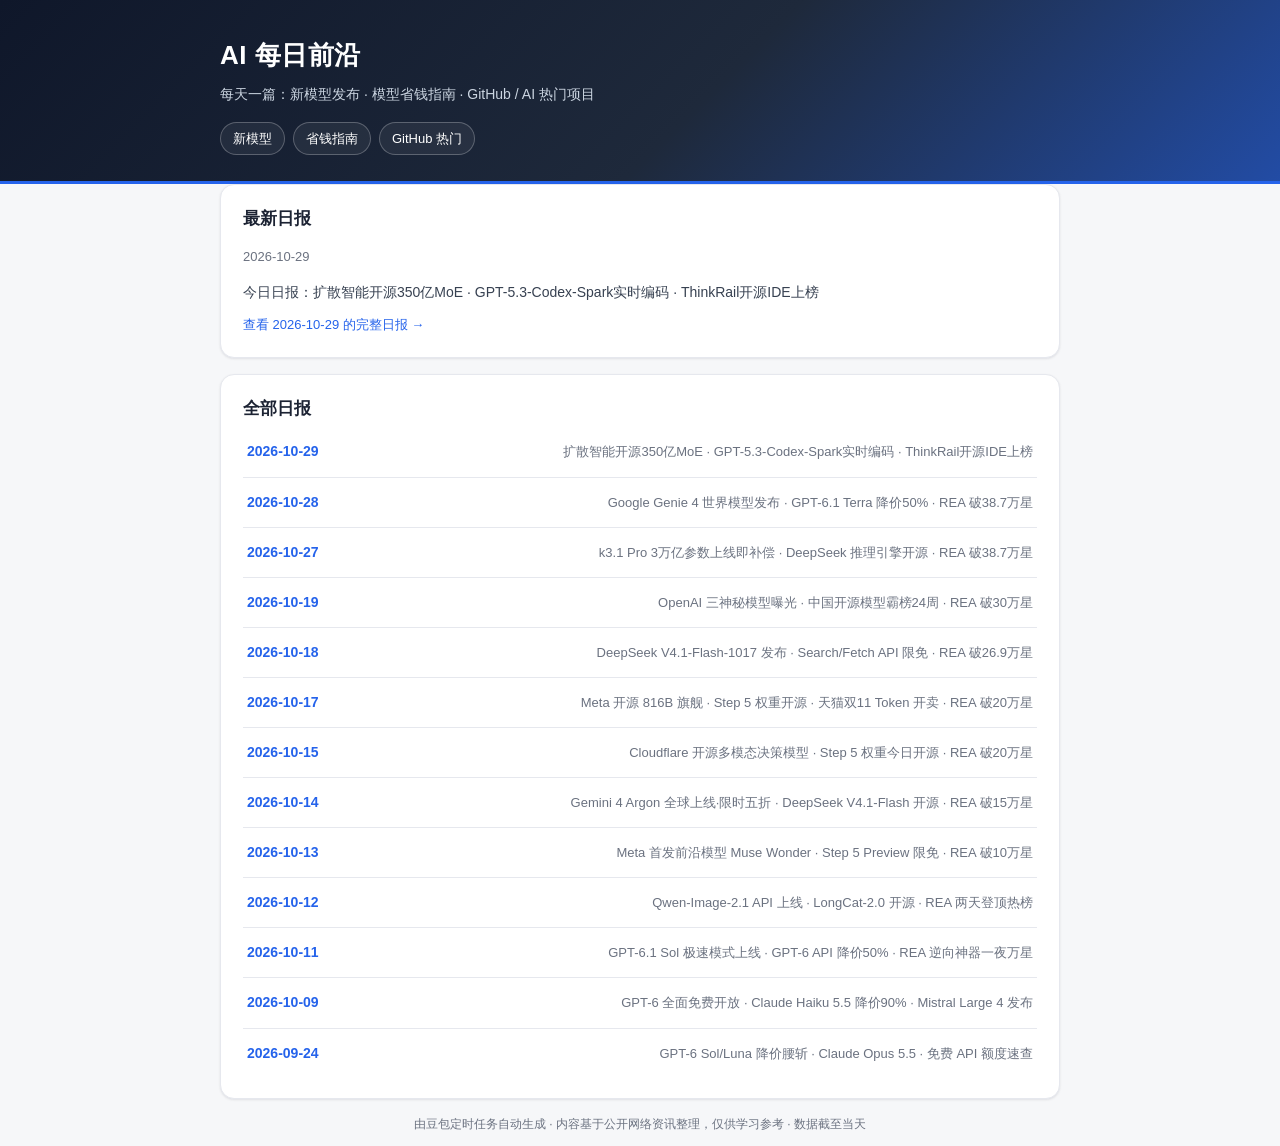
<file: index.html>
<!DOCTYPE html>
<html lang="zh-CN">
<head>
<meta charset="UTF-8">
<meta name="viewport" content="width=device-width, initial-scale=1.0">
<title>AI 每日前沿 · Daily AI Frontier</title>
<meta name="description" content="每日更新：新发布的 AI 模型、模型省钱用法、GitHub 与 AI 热门开源项目。">
<link rel="stylesheet" href="assets/style.css">
</head>
<body>
<header class="site">
  <div class="container">
    <h1>AI 每日前沿</h1>
    <p class="sub">每天一篇：新模型发布 · 模型省钱指南 · GitHub / AI 热门项目</p>
    <nav class="cats">
      <a href="#new">新模型</a>
      <a href="#save">省钱指南</a>
      <a href="#repo">GitHub 热门</a>
    </nav>
  </div>
</header>

<main class="container">
  <section class="card">
    <h2>最新日报</h2>
    <p class="date" id="latest-date"></p>
    <p class="desc" id="latest-desc">每日更新当日 AI 模型与开发者资讯，涵盖新发布的大/小模型、如何更便宜地调用模型，以及 GitHub 上正在火的 AI 开源项目。</p>
    <a class="more" id="latest-link" href="#">查看今天的完整日报 →</a>
  </section>

  <section class="card">
    <h2>全部日报</h2>
    <div id="daily-list"></div>
  </section>
</main>

<footer class="container">
  <p>由豆包定时任务自动生成 · 内容基于公开网络资讯整理，仅供学习参考 · 数据截至当天</p>
</footer>

<script>
// 日报归档列表（每次新增日报时，在数组最前面插入新条目）
var DAILY_LIST = [
  { date: "2026-10-29", title: "扩散智能开源350亿MoE · GPT-5.3-Codex-Spark实时编码 · ThinkRail开源IDE上榜", file: "daily/2026-10-29.html" },
{ date: "2026-10-28", title: "Google Genie 4 世界模型发布 · GPT-6.1 Terra 降价50% · REA 破38.7万星", file: "daily/2026-10-28.html" },
{ date: "2026-10-27", title: "k3.1 Pro 3万亿参数上线即补偿 · DeepSeek 推理引擎开源 · REA 破38.7万星", file: "daily/2026-10-27.html" },
{ date: "2026-10-19", title: "OpenAI 三神秘模型曝光 · 中国开源模型霸榜24周 · REA 破30万星", file: "daily/2026-10-19.html" },
{ date: "2026-10-18", title: "DeepSeek V4.1-Flash-1017 发布 · Search/Fetch API 限免 · REA 破26.9万星", file: "daily/2026-10-18.html" },
{ date: "2026-10-17", title: "Meta 开源 816B 旗舰 · Step 5 权重开源 · 天猫双11 Token 开卖 · REA 破20万星", file: "daily/2026-10-17.html" },
{ date: "2026-10-15", title: "Cloudflare 开源多模态决策模型 · Step 5 权重今日开源 · REA 破20万星", file: "daily/2026-10-15.html" },
{ date: "2026-10-14", title: "Gemini 4 Argon 全球上线·限时五折 · DeepSeek V4.1-Flash 开源 · REA 破15万星", file: "daily/2026-10-14.html" },
{ date: "2026-10-13", title: "Meta 首发前沿模型 Muse Wonder · Step 5 Preview 限免 · REA 破10万星", file: "daily/2026-10-13.html" },
{ date: "2026-10-12", title: "Qwen-Image-2.1 API 上线 · LongCat-2.0 开源 · REA 两天登顶热榜", file: "daily/2026-10-12.html" },
{ date: "2026-10-11", title: "GPT-6.1 Sol 极速模式上线 · GPT-6 API 降价50% · REA 逆向神器一夜万星", file: "daily/2026-10-11.html" },
{ date: "2026-10-09", title: "GPT-6 全面免费开放 · Claude Haiku 5.5 降价90% · Mistral Large 4 发布", file: "daily/2026-10-09.html" },
{ date: "2026-09-24", title: "GPT-6 Sol/Luna 降价腰斩 · Claude Opus 5.5 · 免费 API 额度速查", file: "daily/2026-09-24.html" }
];

(function(){
  var list = document.getElementById("daily-list");
  DAILY_LIST.forEach(function(it){
    var a = document.createElement("a");
    a.className = "daily-link";
    a.href = it.file;
    var d = document.createElement("span");
    d.className = "d";
    d.textContent = it.date;
    var t = document.createElement("span");
    t.className = "t";
    t.textContent = it.title;
    a.appendChild(d);
    a.appendChild(t);
    list.appendChild(a);
  });
  var latest = DAILY_LIST[0];
  if (latest) {
    document.getElementById("latest-date").textContent = latest.date;
    document.getElementById("latest-desc").textContent = "今日日报：" + latest.title;
    document.getElementById("latest-link").href = latest.file;
    document.getElementById("latest-link").textContent = "查看 " + latest.date + " 的完整日报 →";
  }
})();
</script>
</body>
</html>
</file>
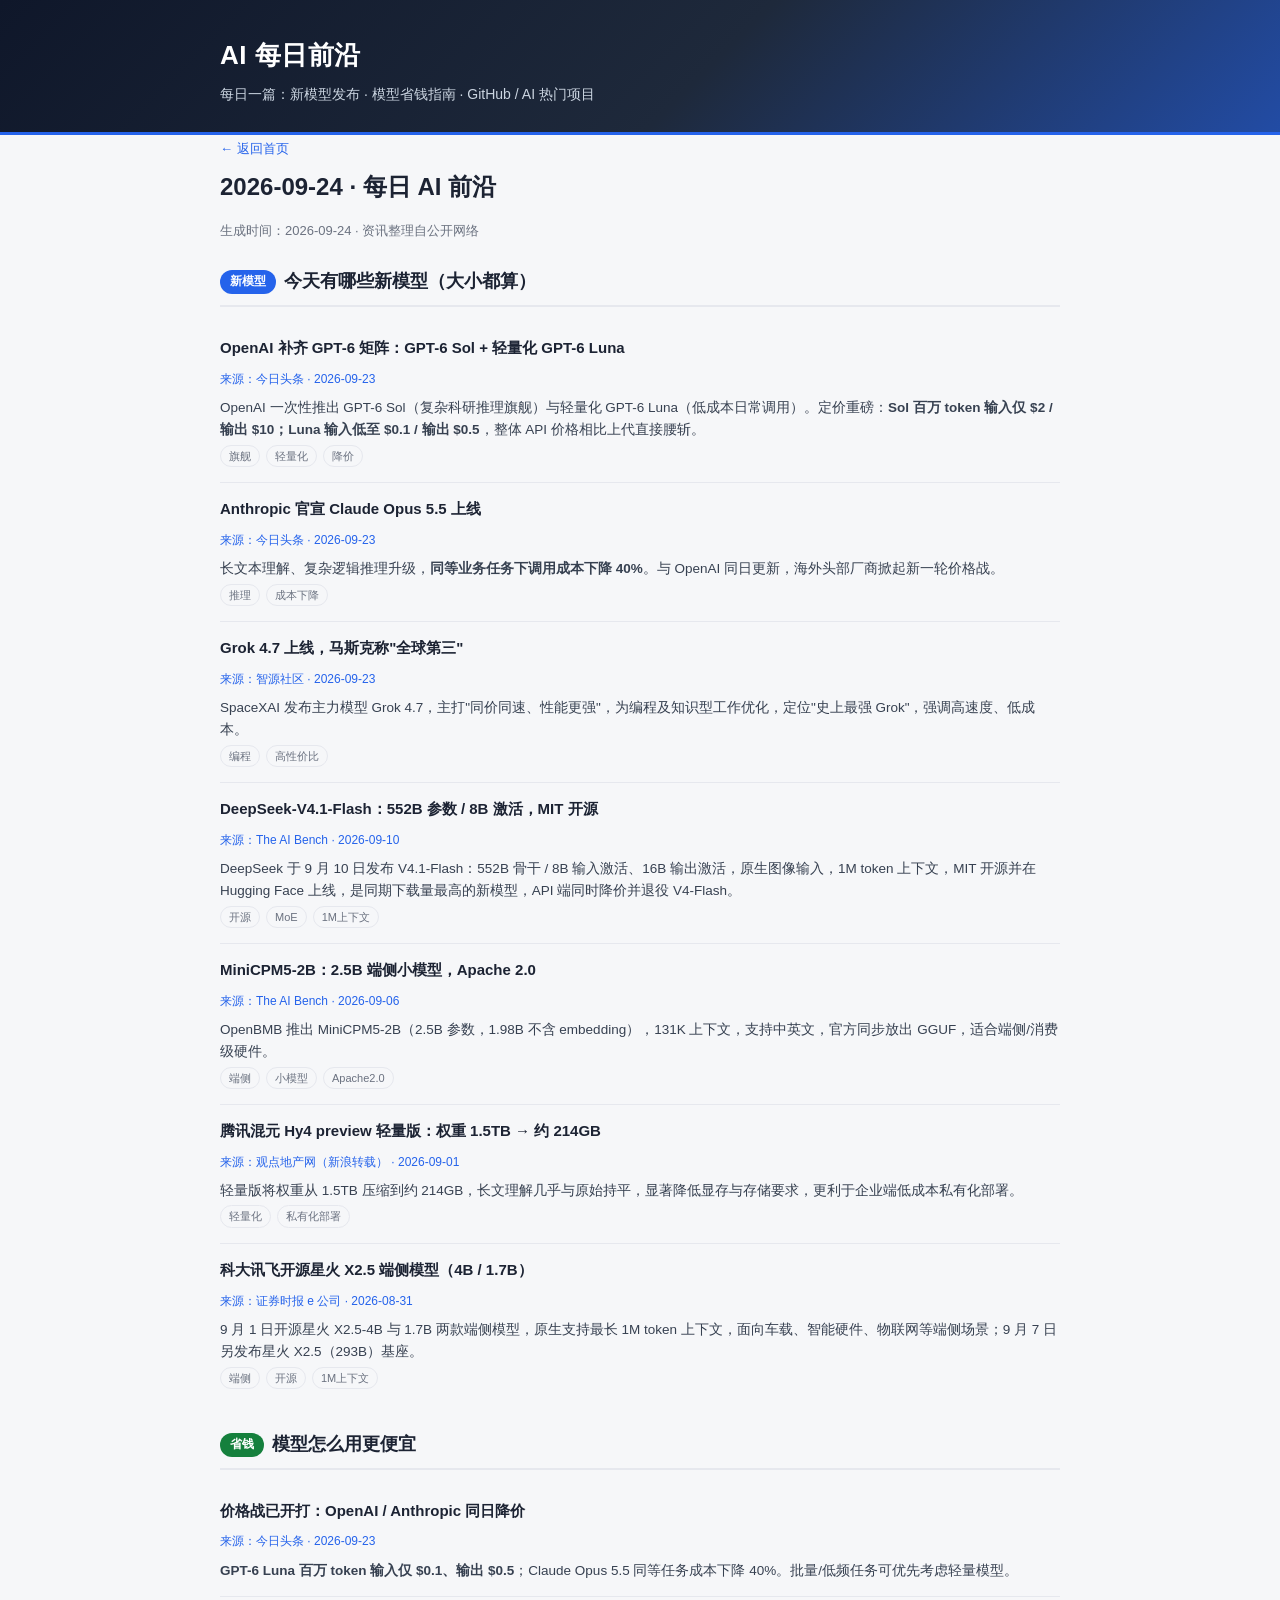
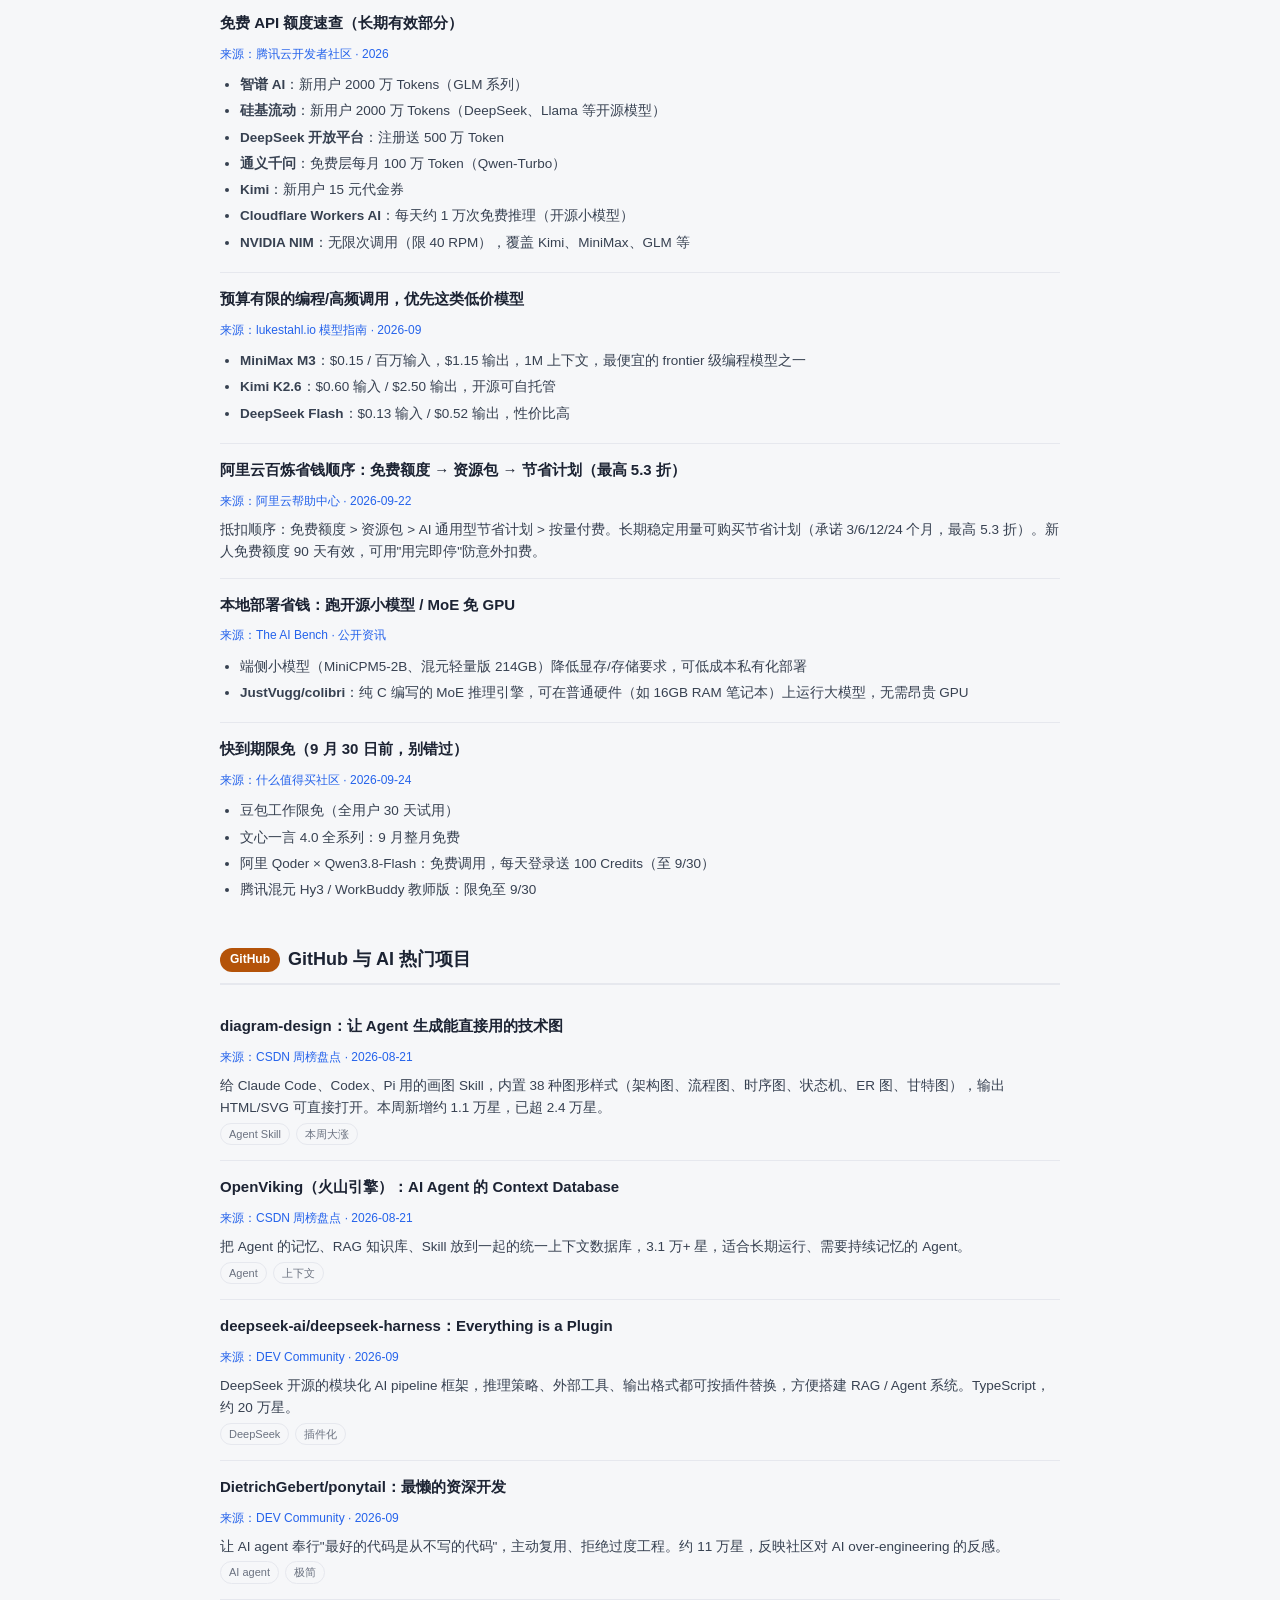
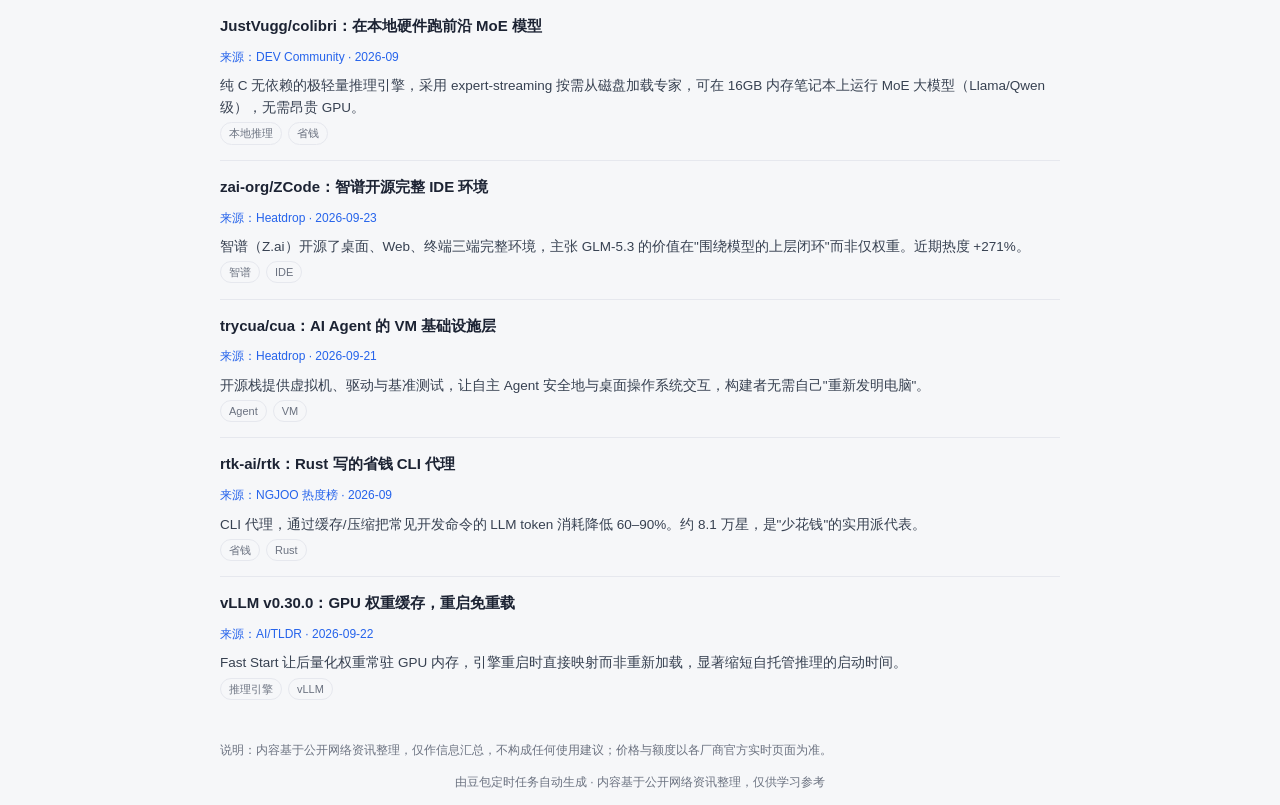
<file: daily/2026-09-24.html>
<!DOCTYPE html>
<html lang="zh-CN">
<head>
<meta charset="UTF-8">
<meta name="viewport" content="width=device-width, initial-scale=1.0">
<title>2026-09-24 · AI 每日前沿</title>
<link rel="stylesheet" href="../assets/style.css">
</head>
<body>
<header class="site">
  <div class="container">
    <h1><a href="../index.html" style="color:#fff;text-decoration:none;">AI 每日前沿</a></h1>
    <p class="sub">每日一篇：新模型发布 · 模型省钱指南 · GitHub / AI 热门项目</p>
  </div>
</header>

<main class="container article">
  <a href="../index.html" style="font-size:13px;color:#2563eb;text-decoration:none;">← 返回首页</a>
  <h1>2026-09-24 · 每日 AI 前沿</h1>
  <p class="meta">生成时间：2026-09-24 · 资讯整理自公开网络</p>

  <!-- 一、新模型 -->
  <section class="block">
    <h2><span class="badge model">新模型</span> 今天有哪些新模型（大小都算）</h2>

    <div class="item">
      <h3><a href="http://m.toutiao.com/group/7688556976938238491/" target="_blank">OpenAI 补齐 GPT-6 矩阵：GPT-6 Sol + 轻量化 GPT-6 Luna</a></h3>
      <span class="src">来源：今日头条 · 2026-09-23</span>
      <p>OpenAI 一次性推出 GPT-6 Sol（复杂科研推理旗舰）与轻量化 GPT-6 Luna（低成本日常调用）。定价重磅：<b>Sol 百万 token 输入仅 $2 / 输出 $10；Luna 输入低至 $0.1 / 输出 $0.5</b>，整体 API 价格相比上代直接腰斩。</p>
      <span class="tag">旗舰</span><span class="tag">轻量化</span><span class="tag">降价</span>
    </div>

    <div class="item">
      <h3><a href="http://m.toutiao.com/group/7688556976938238491/" target="_blank">Anthropic 官宣 Claude Opus 5.5 上线</a></h3>
      <span class="src">来源：今日头条 · 2026-09-23</span>
      <p>长文本理解、复杂逻辑推理升级，<b>同等业务任务下调用成本下降 40%</b>。与 OpenAI 同日更新，海外头部厂商掀起新一轮价格战。</p>
      <span class="tag">推理</span><span class="tag">成本下降</span>
    </div>

    <div class="item">
      <h3><a href="https://hub.baai.ac.cn/?tag_id=1026" target="_blank">Grok 4.7 上线，马斯克称"全球第三"</a></h3>
      <span class="src">来源：智源社区 · 2026-09-23</span>
      <p>SpaceXAI 发布主力模型 Grok 4.7，主打"同价同速、性能更强"，为编程及知识型工作优化，定位"史上最强 Grok"，强调高速度、低成本。</p>
      <span class="tag">编程</span><span class="tag">高性价比</span>
    </div>

    <div class="item">
      <h3><a href="https://theaibench.ai/changes/" target="_blank">DeepSeek-V4.1-Flash：552B 参数 / 8B 激活，MIT 开源</a></h3>
      <span class="src">来源：The AI Bench · 2026-09-10</span>
      <p>DeepSeek 于 9 月 10 日发布 V4.1-Flash：552B 骨干 / 8B 输入激活、16B 输出激活，原生图像输入，1M token 上下文，MIT 开源并在 Hugging Face 上线，是同期下载量最高的新模型，API 端同时降价并退役 V4-Flash。</p>
      <span class="tag">开源</span><span class="tag">MoE</span><span class="tag">1M上下文</span>
    </div>

    <div class="item">
      <h3><a href="https://theaibench.ai/changes/" target="_blank">MiniCPM5-2B：2.5B 端侧小模型，Apache 2.0</a></h3>
      <span class="src">来源：The AI Bench · 2026-09-06</span>
      <p>OpenBMB 推出 MiniCPM5-2B（2.5B 参数，1.98B 不含 embedding），131K 上下文，支持中英文，官方同步放出 GGUF，适合端侧/消费级硬件。</p>
      <span class="tag">端侧</span><span class="tag">小模型</span><span class="tag">Apache2.0</span>
    </div>

    <div class="item">
      <h3><a href="https://finance.sina.com.cn/stock/estate/integration/2026-09-01/doc-iniqhwne3794196.shtml.md" target="_blank">腾讯混元 Hy4 preview 轻量版：权重 1.5TB → 约 214GB</a></h3>
      <span class="src">来源：观点地产网（新浪转载） · 2026-09-01</span>
      <p>轻量版将权重从 1.5TB 压缩到约 214GB，长文理解几乎与原始持平，显著降低显存与存储要求，更利于企业端低成本私有化部署。</p>
      <span class="tag">轻量化</span><span class="tag">私有化部署</span>
    </div>

    <div class="item">
      <h3><a href="https://finance.sina.com.cn/jjxw/2026-08-31/doc-iniqepez9146463.shtml.md" target="_blank">科大讯飞开源星火 X2.5 端侧模型（4B / 1.7B）</a></h3>
      <span class="src">来源：证券时报 e 公司 · 2026-08-31</span>
      <p>9 月 1 日开源星火 X2.5-4B 与 1.7B 两款端侧模型，原生支持最长 1M token 上下文，面向车载、智能硬件、物联网等端侧场景；9 月 7 日另发布星火 X2.5（293B）基座。</p>
      <span class="tag">端侧</span><span class="tag">开源</span><span class="tag">1M上下文</span>
    </div>
  </section>

  <!-- 二、省钱指南 -->
  <section class="block">
    <h2><span class="badge save">省钱</span> 模型怎么用更便宜</h2>

    <div class="item">
      <h3>价格战已开打：OpenAI / Anthropic 同日降价</h3>
      <span class="src">来源：今日头条 · 2026-09-23</span>
      <p><b>GPT-6 Luna 百万 token 输入仅 $0.1、输出 $0.5</b>；Claude Opus 5.5 同等任务成本下降 40%。批量/低频任务可优先考虑轻量模型。</p>
    </div>

    <div class="item">
      <h3>免费 API 额度速查（长期有效部分）</h3>
      <span class="src">来源：腾讯云开发者社区 · 2026</span>
      <ul class="tips">
        <li><b>智谱 AI</b>：新用户 2000 万 Tokens（GLM 系列）</li>
        <li><b>硅基流动</b>：新用户 2000 万 Tokens（DeepSeek、Llama 等开源模型）</li>
        <li><b>DeepSeek 开放平台</b>：注册送 500 万 Token</li>
        <li><b>通义千问</b>：免费层每月 100 万 Token（Qwen-Turbo）</li>
        <li><b>Kimi</b>：新用户 15 元代金券</li>
        <li><b>Cloudflare Workers AI</b>：每天约 1 万次免费推理（开源小模型）</li>
        <li><b>NVIDIA NIM</b>：无限次调用（限 40 RPM），覆盖 Kimi、MiniMax、GLM 等</li>
      </ul>
    </div>

    <div class="item">
      <h3>预算有限的编程/高频调用，优先这类低价模型</h3>
      <span class="src">来源：lukestahl.io 模型指南 · 2026-09</span>
      <ul class="tips">
        <li><b>MiniMax M3</b>：$0.15 / 百万输入，$1.15 输出，1M 上下文，最便宜的 frontier 级编程模型之一</li>
        <li><b>Kimi K2.6</b>：$0.60 输入 / $2.50 输出，开源可自托管</li>
        <li><b>DeepSeek Flash</b>：$0.13 输入 / $0.52 输出，性价比高</li>
      </ul>
    </div>

    <div class="item">
      <h3>阿里云百炼省钱顺序：免费额度 → 资源包 → 节省计划（最高 5.3 折）</h3>
      <span class="src">来源：阿里云帮助中心 · 2026-09-22</span>
      <p>抵扣顺序：免费额度 &gt; 资源包 &gt; AI 通用型节省计划 &gt; 按量付费。长期稳定用量可购买节省计划（承诺 3/6/12/24 个月，最高 5.3 折）。新人免费额度 90 天有效，可用"用完即停"防意外扣费。</p>
    </div>

    <div class="item">
      <h3>本地部署省钱：跑开源小模型 / MoE 免 GPU</h3>
      <span class="src">来源：The AI Bench · 公开资讯</span>
      <ul class="tips">
        <li>端侧小模型（MiniCPM5-2B、混元轻量版 214GB）降低显存/存储要求，可低成本私有化部署</li>
        <li><b>JustVugg/colibri</b>：纯 C 编写的 MoE 推理引擎，可在普通硬件（如 16GB RAM 笔记本）上运行大模型，无需昂贵 GPU</li>
      </ul>
    </div>

    <div class="item">
      <h3>快到期限免（9 月 30 日前，别错过）</h3>
      <span class="src">来源：什么值得买社区 · 2026-09-24</span>
      <ul class="tips">
        <li>豆包工作限免（全用户 30 天试用）</li>
        <li>文心一言 4.0 全系列：9 月整月免费</li>
        <li>阿里 Qoder × Qwen3.8-Flash：免费调用，每天登录送 100 Credits（至 9/30）</li>
        <li>腾讯混元 Hy3 / WorkBuddy 教师版：限免至 9/30</li>
      </ul>
    </div>
  </section>

  <!-- 三、GitHub 热门 -->
  <section class="block">
    <h2><span class="badge repo">GitHub</span> GitHub 与 AI 热门项目</h2>

    <div class="item">
      <h3><a href="https://blog.csdn.net/2401_83830408/article/details/163943079" target="_blank">diagram-design：让 Agent 生成能直接用的技术图</a></h3>
      <span class="src">来源：CSDN 周榜盘点 · 2026-08-21</span>
      <p>给 Claude Code、Codex、Pi 用的画图 Skill，内置 38 种图形样式（架构图、流程图、时序图、状态机、ER 图、甘特图），输出 HTML/SVG 可直接打开。本周新增约 1.1 万星，已超 2.4 万星。</p>
      <span class="tag">Agent Skill</span><span class="tag">本周大涨</span>
    </div>

    <div class="item">
      <h3><a href="https://blog.csdn.net/2401_83830408/article/details/163943079" target="_blank">OpenViking（火山引擎）：AI Agent 的 Context Database</a></h3>
      <span class="src">来源：CSDN 周榜盘点 · 2026-08-21</span>
      <p>把 Agent 的记忆、RAG 知识库、Skill 放到一起的统一上下文数据库，3.1 万+ 星，适合长期运行、需要持续记忆的 Agent。</p>
      <span class="tag">Agent</span><span class="tag">上下文</span>
    </div>

    <div class="item">
      <h3><a href="https://dev.to/muildev/github-trending-digest-2026-09-01-4pik" target="_blank">deepseek-ai/deepseek-harness：Everything is a Plugin</a></h3>
      <span class="src">来源：DEV Community · 2026-09</span>
      <p>DeepSeek 开源的模块化 AI pipeline 框架，推理策略、外部工具、输出格式都可按插件替换，方便搭建 RAG / Agent 系统。TypeScript，约 20 万星。</p>
      <span class="tag">DeepSeek</span><span class="tag">插件化</span>
    </div>

    <div class="item">
      <h3><a href="https://dev.to/muildev/github-trending-digest-2026-09-01-4pik" target="_blank">DietrichGebert/ponytail：最懒的资深开发</a></h3>
      <span class="src">来源：DEV Community · 2026-09</span>
      <p>让 AI agent 奉行"最好的代码是从不写的代码"，主动复用、拒绝过度工程。约 11 万星，反映社区对 AI over-engineering 的反感。</p>
      <span class="tag">AI agent</span><span class="tag">极简</span>
    </div>

    <div class="item">
      <h3><a href="https://dev.to/muildev/github-trending-digest-2026-09-01-4pik" target="_blank">JustVugg/colibri：在本地硬件跑前沿 MoE 模型</a></h3>
      <span class="src">来源：DEV Community · 2026-09</span>
      <p>纯 C 无依赖的极轻量推理引擎，采用 expert-streaming 按需从磁盘加载专家，可在 16GB 内存笔记本上运行 MoE 大模型（Llama/Qwen 级），无需昂贵 GPU。</p>
      <span class="tag">本地推理</span><span class="tag">省钱</span>
    </div>

    <div class="item">
      <h3><a href="https://heatdrop.ai/" target="_blank">zai-org/ZCode：智谱开源完整 IDE 环境</a></h3>
      <span class="src">来源：Heatdrop · 2026-09-23</span>
      <p>智谱（Z.ai）开源了桌面、Web、终端三端完整环境，主张 GLM-5.3 的价值在"围绕模型的上层闭环"而非仅权重。近期热度 +271%。</p>
      <span class="tag">智谱</span><span class="tag">IDE</span>
    </div>

    <div class="item">
      <h3><a href="https://heatdrop.ai/" target="_blank">trycua/cua：AI Agent 的 VM 基础设施层</a></h3>
      <span class="src">来源：Heatdrop · 2026-09-21</span>
      <p>开源栈提供虚拟机、驱动与基准测试，让自主 Agent 安全地与桌面操作系统交互，构建者无需自己"重新发明电脑"。</p>
      <span class="tag">Agent</span><span class="tag">VM</span>
    </div>

    <div class="item">
      <h3><a href="https://www.ngjoo.com/trending/" target="_blank">rtk-ai/rtk：Rust 写的省钱 CLI 代理</a></h3>
      <span class="src">来源：NGJOO 热度榜 · 2026-09</span>
      <p>CLI 代理，通过缓存/压缩把常见开发命令的 LLM token 消耗降低 60–90%。约 8.1 万星，是"少花钱"的实用派代表。</p>
      <span class="tag">省钱</span><span class="tag">Rust</span>
    </div>

    <div class="item">
      <h3><a href="https://ai-tldr.dev/releases/repo/" target="_blank">vLLM v0.30.0：GPU 权重缓存，重启免重载</a></h3>
      <span class="src">来源：AI/TLDR · 2026-09-22</span>
      <p>Fast Start 让后量化权重常驻 GPU 内存，引擎重启时直接映射而非重新加载，显著缩短自托管推理的启动时间。</p>
      <span class="tag">推理引擎</span><span class="tag">vLLM</span>
    </div>
  </section>

  <p style="font-size:12px;color:#6b7280;margin-top:26px;">说明：内容基于公开网络资讯整理，仅作信息汇总，不构成任何使用建议；价格与额度以各厂商官方实时页面为准。</p>
</main>

<footer class="container">
  <p>由豆包定时任务自动生成 · 内容基于公开网络资讯整理，仅供学习参考</p>
</footer>
</body>
</html>
</file>
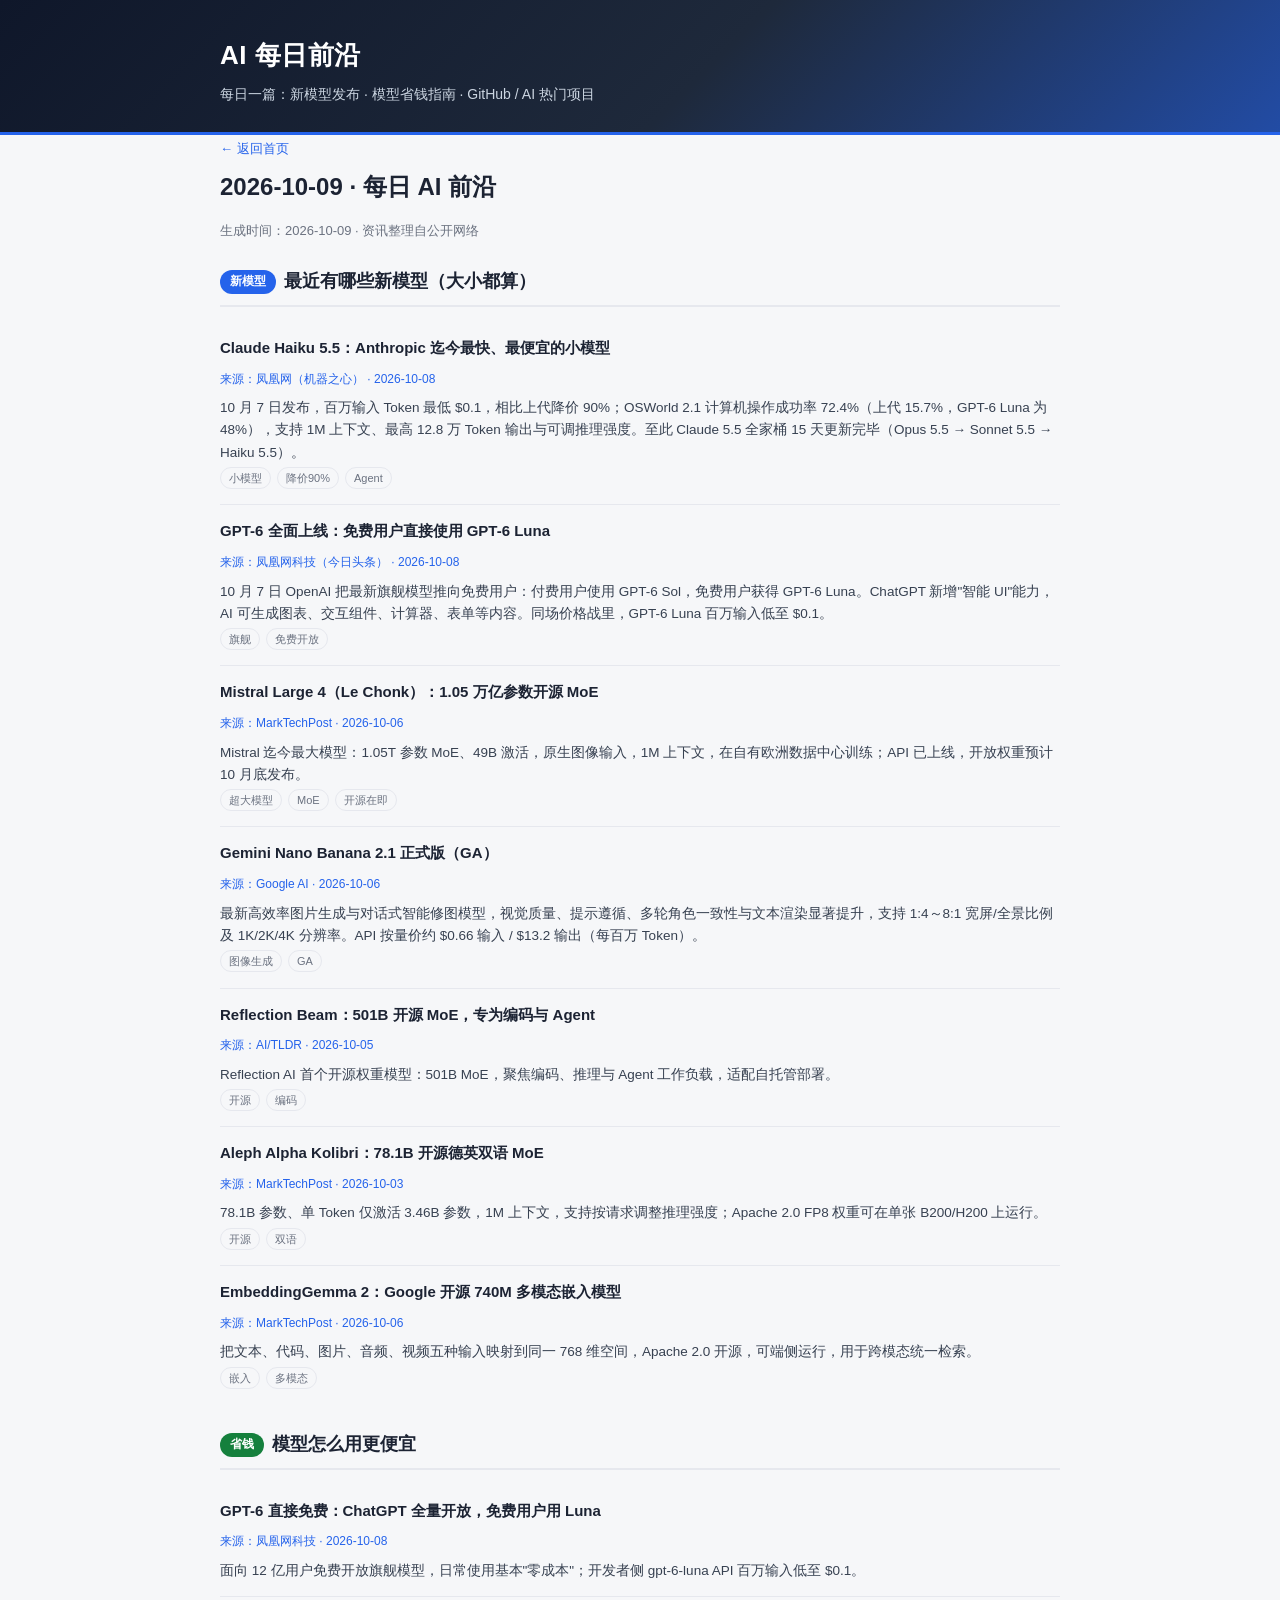
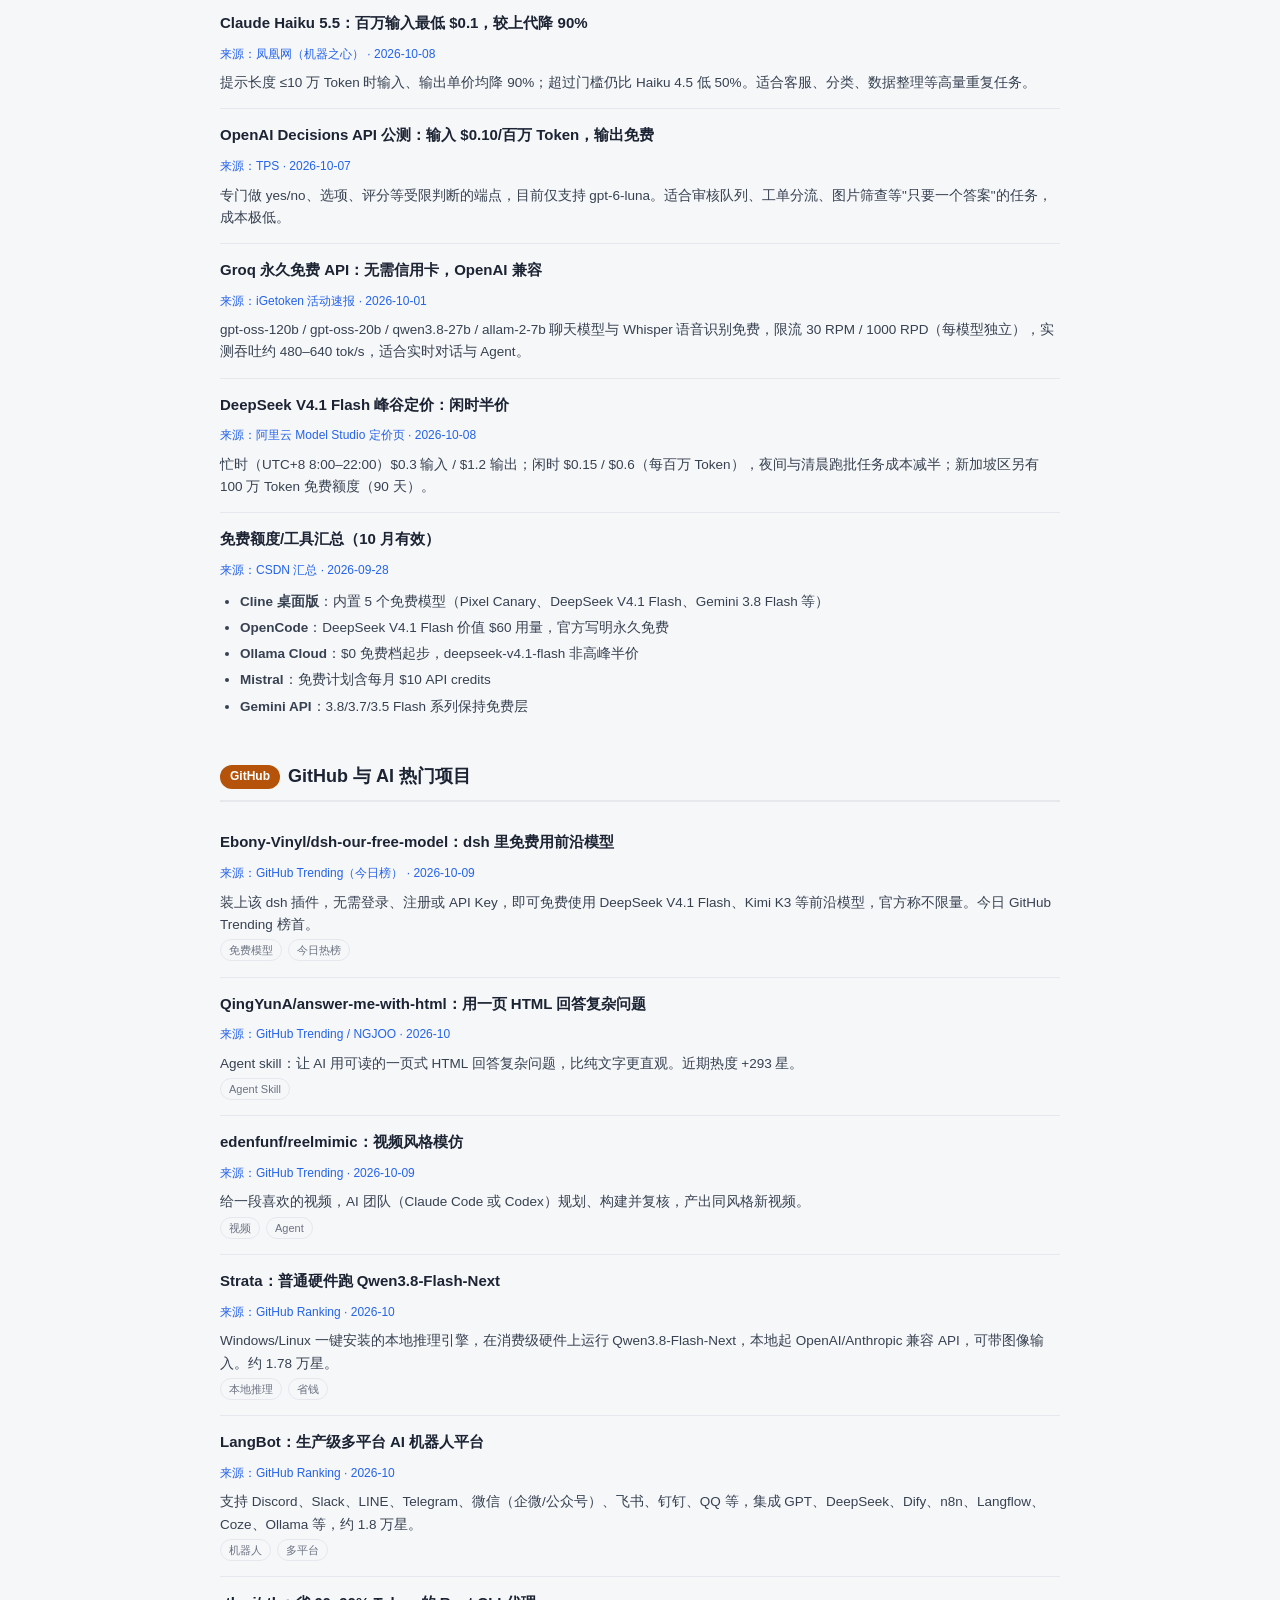
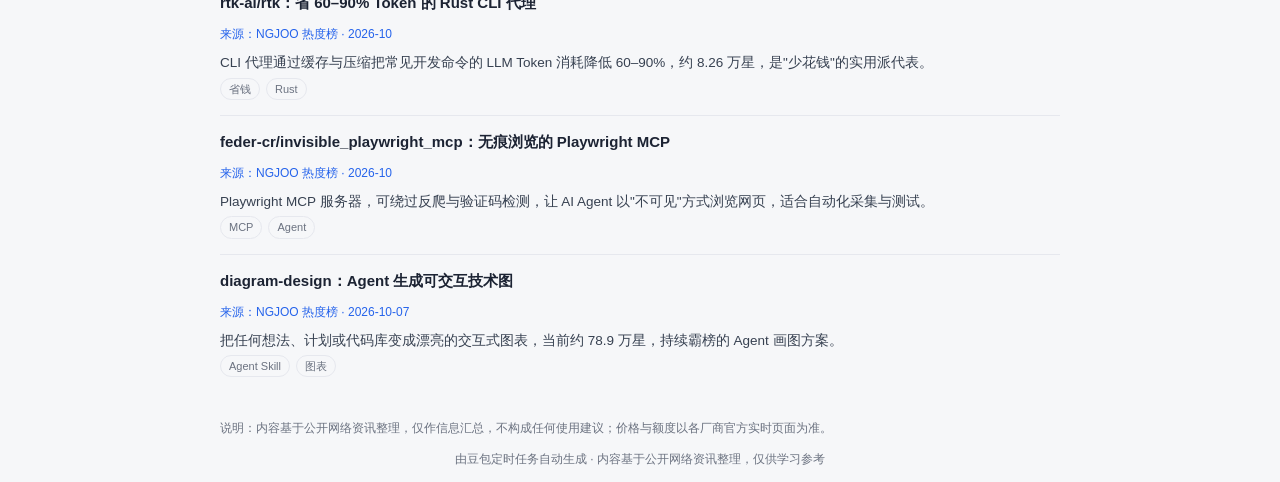
<file: daily/2026-10-09.html>
<!DOCTYPE html>
<html lang="zh-CN">
<head>
<meta charset="UTF-8">
<meta name="viewport" content="width=device-width, initial-scale=1.0">
<title>2026-10-09 · AI 每日前沿</title>
<link rel="stylesheet" href="../assets/style.css">
</head>
<body>
<header class="site">
  <div class="container">
    <h1><a href="../index.html" style="color:#fff;text-decoration:none;">AI 每日前沿</a></h1>
    <p class="sub">每日一篇：新模型发布 · 模型省钱指南 · GitHub / AI 热门项目</p>
  </div>
</header>

<main class="container article">
  <a href="../index.html" style="font-size:13px;color:#2563eb;text-decoration:none;">← 返回首页</a>
  <h1>2026-10-09 · 每日 AI 前沿</h1>
  <p class="meta">生成时间：2026-10-09 · 资讯整理自公开网络</p>

  <!-- 一、新模型 -->
  <section class="block">
    <h2><span class="badge model">新模型</span> 最近有哪些新模型（大小都算）</h2>

    <div class="item">
      <h3><a href="http://feng.ifeng.com/c/8x3oZse85wu" target="_blank">Claude Haiku 5.5：Anthropic 迄今最快、最便宜的小模型</a></h3>
      <span class="src">来源：凤凰网（机器之心） · 2026-10-08</span>
      <p>10 月 7 日发布，百万输入 Token 最低 $0.1，相比上代降价 90%；OSWorld 2.1 计算机操作成功率 72.4%（上代 15.7%，GPT-6 Luna 为 48%），支持 1M 上下文、最高 12.8 万 Token 输出与可调推理强度。至此 Claude 5.5 全家桶 15 天更新完毕（Opus 5.5 → Sonnet 5.5 → Haiku 5.5）。</p>
      <span class="tag">小模型</span><span class="tag">降价90%</span><span class="tag">Agent</span>
    </div>

    <div class="item">
      <h3><a href="http://m.toutiao.com/group/7694177736679588371/" target="_blank">GPT-6 全面上线：免费用户直接使用 GPT-6 Luna</a></h3>
      <span class="src">来源：凤凰网科技（今日头条） · 2026-10-08</span>
      <p>10 月 7 日 OpenAI 把最新旗舰模型推向免费用户：付费用户使用 GPT-6 Sol，免费用户获得 GPT-6 Luna。ChatGPT 新增"智能 UI"能力，AI 可生成图表、交互组件、计算器、表单等内容。同场价格战里，GPT-6 Luna 百万输入低至 $0.1。</p>
      <span class="tag">旗舰</span><span class="tag">免费开放</span>
    </div>

    <div class="item">
      <h3><a href="https://www.marktechpost.com/category/technology/artificial-intelligence/language-model/page/16/" target="_blank">Mistral Large 4（Le Chonk）：1.05 万亿参数开源 MoE</a></h3>
      <span class="src">来源：MarkTechPost · 2026-10-06</span>
      <p>Mistral 迄今最大模型：1.05T 参数 MoE、49B 激活，原生图像输入，1M 上下文，在自有欧洲数据中心训练；API 已上线，开放权重预计 10 月底发布。</p>
      <span class="tag">超大模型</span><span class="tag">MoE</span><span class="tag">开源在即</span>
    </div>

    <div class="item">
      <h3><a href="https://ai.google.dev/gemini-api/docs/changelog?hl=zh-cn" target="_blank">Gemini Nano Banana 2.1 正式版（GA）</a></h3>
      <span class="src">来源：Google AI · 2026-10-06</span>
      <p>最新高效率图片生成与对话式智能修图模型，视觉质量、提示遵循、多轮角色一致性与文本渲染显著提升，支持 1:4～8:1 宽屏/全景比例及 1K/2K/4K 分辨率。API 按量价约 $0.66 输入 / $13.2 输出（每百万 Token）。</p>
      <span class="tag">图像生成</span><span class="tag">GA</span>
    </div>

    <div class="item">
      <h3><a href="https://ai-tldr.dev/releases/model/" target="_blank">Reflection Beam：501B 开源 MoE，专为编码与 Agent</a></h3>
      <span class="src">来源：AI/TLDR · 2026-10-05</span>
      <p>Reflection AI 首个开源权重模型：501B MoE，聚焦编码、推理与 Agent 工作负载，适配自托管部署。</p>
      <span class="tag">开源</span><span class="tag">编码</span>
    </div>

    <div class="item">
      <h3><a href="https://www.marktechpost.com/category/technology/artificial-intelligence/language-model/page/16/" target="_blank">Aleph Alpha Kolibri：78.1B 开源德英双语 MoE</a></h3>
      <span class="src">来源：MarkTechPost · 2026-10-03</span>
      <p>78.1B 参数、单 Token 仅激活 3.46B 参数，1M 上下文，支持按请求调整推理强度；Apache 2.0 FP8 权重可在单张 B200/H200 上运行。</p>
      <span class="tag">开源</span><span class="tag">双语</span>
    </div>

    <div class="item">
      <h3><a href="https://www.marktechpost.com/category/technology/artificial-intelligence/language-model/page/16/" target="_blank">EmbeddingGemma 2：Google 开源 740M 多模态嵌入模型</a></h3>
      <span class="src">来源：MarkTechPost · 2026-10-06</span>
      <p>把文本、代码、图片、音频、视频五种输入映射到同一 768 维空间，Apache 2.0 开源，可端侧运行，用于跨模态统一检索。</p>
      <span class="tag">嵌入</span><span class="tag">多模态</span>
    </div>
  </section>

  <!-- 二、省钱指南 -->
  <section class="block">
    <h2><span class="badge save">省钱</span> 模型怎么用更便宜</h2>

    <div class="item">
      <h3>GPT-6 直接免费：ChatGPT 全量开放，免费用户用 Luna</h3>
      <span class="src">来源：凤凰网科技 · 2026-10-08</span>
      <p>面向 12 亿用户免费开放旗舰模型，日常使用基本"零成本"；开发者侧 gpt-6-luna API 百万输入低至 $0.1。</p>
    </div>

    <div class="item">
      <h3>Claude Haiku 5.5：百万输入最低 $0.1，较上代降 90%</h3>
      <span class="src">来源：凤凰网（机器之心） · 2026-10-08</span>
      <p>提示长度 ≤10 万 Token 时输入、输出单价均降 90%；超过门槛仍比 Haiku 4.5 低 50%。适合客服、分类、数据整理等高量重复任务。</p>
    </div>

    <div class="item">
      <h3>OpenAI Decisions API 公测：输入 $0.10/百万 Token，输出免费</h3>
      <span class="src">来源：TPS · 2026-10-07</span>
      <p>专门做 yes/no、选项、评分等受限判断的端点，目前仅支持 gpt-6-luna。适合审核队列、工单分流、图片筛查等"只要一个答案"的任务，成本极低。</p>
    </div>

    <div class="item">
      <h3>Groq 永久免费 API：无需信用卡，OpenAI 兼容</h3>
      <span class="src">来源：iGetoken 活动速报 · 2026-10-01</span>
      <p>gpt-oss-120b / gpt-oss-20b / qwen3.8-27b / allam-2-7b 聊天模型与 Whisper 语音识别免费，限流 30 RPM / 1000 RPD（每模型独立），实测吞吐约 480–640 tok/s，适合实时对话与 Agent。</p>
    </div>

    <div class="item">
      <h3>DeepSeek V4.1 Flash 峰谷定价：闲时半价</h3>
      <span class="src">来源：阿里云 Model Studio 定价页 · 2026-10-08</span>
      <p>忙时（UTC+8 8:00–22:00）$0.3 输入 / $1.2 输出；闲时 $0.15 / $0.6（每百万 Token），夜间与清晨跑批任务成本减半；新加坡区另有 100 万 Token 免费额度（90 天）。</p>
    </div>

    <div class="item">
      <h3>免费额度/工具汇总（10 月有效）</h3>
      <span class="src">来源：CSDN 汇总 · 2026-09-28</span>
      <ul class="tips">
        <li><b>Cline 桌面版</b>：内置 5 个免费模型（Pixel Canary、DeepSeek V4.1 Flash、Gemini 3.8 Flash 等）</li>
        <li><b>OpenCode</b>：DeepSeek V4.1 Flash 价值 $60 用量，官方写明永久免费</li>
        <li><b>Ollama Cloud</b>：$0 免费档起步，deepseek-v4.1-flash 非高峰半价</li>
        <li><b>Mistral</b>：免费计划含每月 $10 API credits</li>
        <li><b>Gemini API</b>：3.8/3.7/3.5 Flash 系列保持免费层</li>
      </ul>
    </div>
  </section>

  <!-- 三、GitHub 热门 -->
  <section class="block">
    <h2><span class="badge repo">GitHub</span> GitHub 与 AI 热门项目</h2>

    <div class="item">
      <h3><a href="https://ng2-github.firebaseapp.com/" target="_blank">Ebony-Vinyl/dsh-our-free-model：dsh 里免费用前沿模型</a></h3>
      <span class="src">来源：GitHub Trending（今日榜） · 2026-10-09</span>
      <p>装上该 dsh 插件，无需登录、注册或 API Key，即可免费使用 DeepSeek V4.1 Flash、Kimi K3 等前沿模型，官方称不限量。今日 GitHub Trending 榜首。</p>
      <span class="tag">免费模型</span><span class="tag">今日热榜</span>
    </div>

    <div class="item">
      <h3><a href="https://ng2-github.firebaseapp.com/" target="_blank">QingYunA/answer-me-with-html：用一页 HTML 回答复杂问题</a></h3>
      <span class="src">来源：GitHub Trending / NGJOO · 2026-10</span>
      <p>Agent skill：让 AI 用可读的一页式 HTML 回答复杂问题，比纯文字更直观。近期热度 +293 星。</p>
      <span class="tag">Agent Skill</span>
    </div>

    <div class="item">
      <h3><a href="https://ng2-github.firebaseapp.com/" target="_blank">edenfunf/reelmimic：视频风格模仿</a></h3>
      <span class="src">来源：GitHub Trending · 2026-10-09</span>
      <p>给一段喜欢的视频，AI 团队（Claude Code 或 Codex）规划、构建并复核，产出同风格新视频。</p>
      <span class="tag">视频</span><span class="tag">Agent</span>
    </div>

    <div class="item">
      <h3><a href="https://yuxiaopeng.com/Github-Ranking-AI/Top100/OpenAI.html" target="_blank">Strata：普通硬件跑 Qwen3.8-Flash-Next</a></h3>
      <span class="src">来源：GitHub Ranking · 2026-10</span>
      <p>Windows/Linux 一键安装的本地推理引擎，在消费级硬件上运行 Qwen3.8-Flash-Next，本地起 OpenAI/Anthropic 兼容 API，可带图像输入。约 1.78 万星。</p>
      <span class="tag">本地推理</span><span class="tag">省钱</span>
    </div>

    <div class="item">
      <h3><a href="https://yuxiaopeng.com/Github-Ranking-AI/Top100/OpenAI.html" target="_blank">LangBot：生产级多平台 AI 机器人平台</a></h3>
      <span class="src">来源：GitHub Ranking · 2026-10</span>
      <p>支持 Discord、Slack、LINE、Telegram、微信（企微/公众号）、飞书、钉钉、QQ 等，集成 GPT、DeepSeek、Dify、n8n、Langflow、Coze、Ollama 等，约 1.8 万星。</p>
      <span class="tag">机器人</span><span class="tag">多平台</span>
    </div>

    <div class="item">
      <h3><a href="https://www.ngjoo.com/trending/" target="_blank">rtk-ai/rtk：省 60–90% Token 的 Rust CLI 代理</a></h3>
      <span class="src">来源：NGJOO 热度榜 · 2026-10</span>
      <p>CLI 代理通过缓存与压缩把常见开发命令的 LLM Token 消耗降低 60–90%，约 8.26 万星，是"少花钱"的实用派代表。</p>
      <span class="tag">省钱</span><span class="tag">Rust</span>
    </div>

    <div class="item">
      <h3><a href="https://www.ngjoo.com/trending/" target="_blank">feder-cr/invisible_playwright_mcp：无痕浏览的 Playwright MCP</a></h3>
      <span class="src">来源：NGJOO 热度榜 · 2026-10</span>
      <p>Playwright MCP 服务器，可绕过反爬与验证码检测，让 AI Agent 以"不可见"方式浏览网页，适合自动化采集与测试。</p>
      <span class="tag">MCP</span><span class="tag">Agent</span>
    </div>

    <div class="item">
      <h3><a href="https://www.ngjoo.com/trending/" target="_blank">diagram-design：Agent 生成可交互技术图</a></h3>
      <span class="src">来源：NGJOO 热度榜 · 2026-10-07</span>
      <p>把任何想法、计划或代码库变成漂亮的交互式图表，当前约 78.9 万星，持续霸榜的 Agent 画图方案。</p>
      <span class="tag">Agent Skill</span><span class="tag">图表</span>
    </div>
  </section>

  <p style="font-size:12px;color:#6b7280;margin-top:26px;">说明：内容基于公开网络资讯整理，仅作信息汇总，不构成任何使用建议；价格与额度以各厂商官方实时页面为准。</p>
</main>

<footer class="container">
  <p>由豆包定时任务自动生成 · 内容基于公开网络资讯整理，仅供学习参考</p>
</footer>
</body>
</html>
</file>
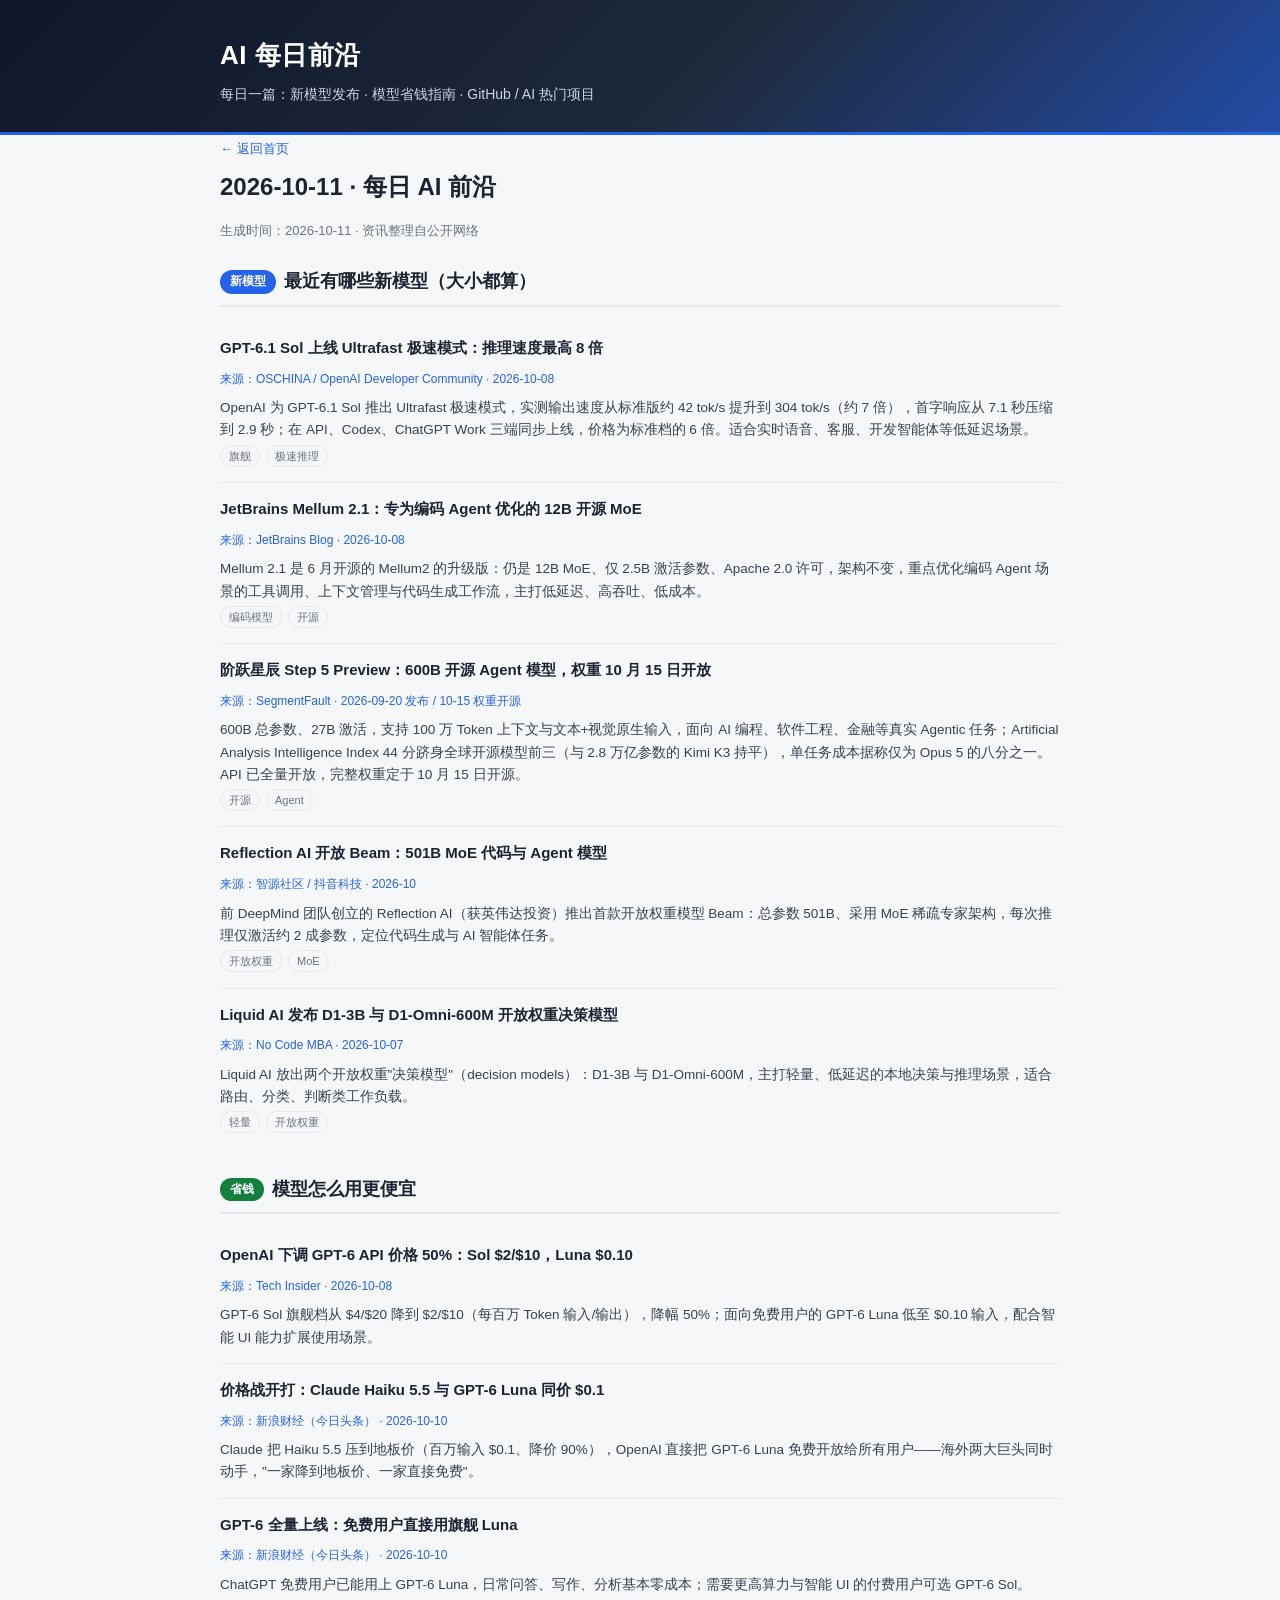
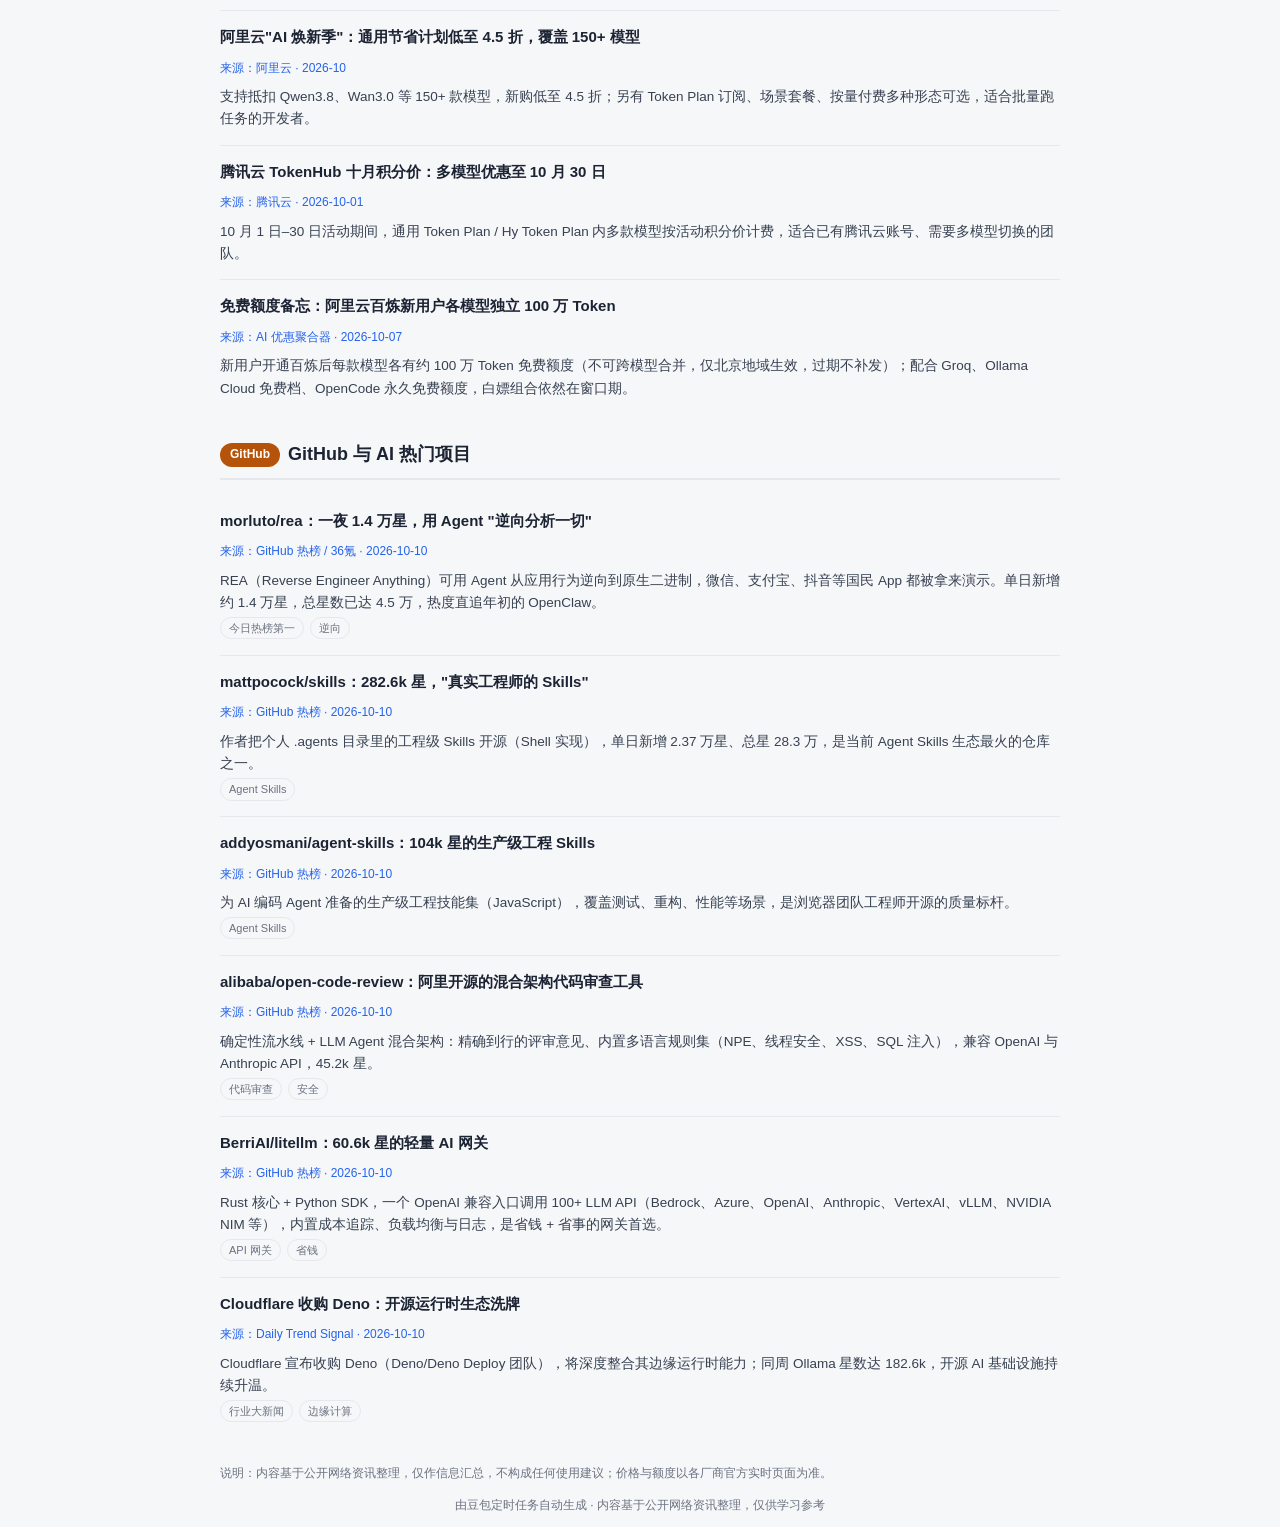
<file: daily/2026-10-11.html>
<!DOCTYPE html>
<html lang="zh-CN">
<head>
<meta charset="UTF-8">
<meta name="viewport" content="width=device-width, initial-scale=1.0">
<title>2026-10-11 · AI 每日前沿</title>
<link rel="stylesheet" href="../assets/style.css">
</head>
<body>
<header class="site">
  <div class="container">
    <h1><a href="../index.html" style="color:#fff;text-decoration:none;">AI 每日前沿</a></h1>
    <p class="sub">每日一篇：新模型发布 · 模型省钱指南 · GitHub / AI 热门项目</p>
  </div>
</header>

<main class="container article">
  <a href="../index.html" style="font-size:13px;color:#2563eb;text-decoration:none;">← 返回首页</a>
  <h1>2026-10-11 · 每日 AI 前沿</h1>
  <p class="meta">生成时间：2026-10-11 · 资讯整理自公开网络</p>

  <!-- 一、新模型 -->
  <section class="block">
    <h2><span class="badge model">新模型</span> 最近有哪些新模型（大小都算）</h2>

    <div class="item">
      <h3><a href="https://www.oschina.net/news/502831/openai-gpt-6-1-sol" target="_blank">GPT-6.1 Sol 上线 Ultrafast 极速模式：推理速度最高 8 倍</a></h3>
      <span class="src">来源：OSCHINA / OpenAI Developer Community · 2026-10-08</span>
      <p>OpenAI 为 GPT-6.1 Sol 推出 Ultrafast 极速模式，实测输出速度从标准版约 42 tok/s 提升到 304 tok/s（约 7 倍），首字响应从 7.1 秒压缩到 2.9 秒；在 API、Codex、ChatGPT Work 三端同步上线，价格为标准档的 6 倍。适合实时语音、客服、开发智能体等低延迟场景。</p>
      <span class="tag">旗舰</span><span class="tag">极速推理</span>
    </div>

    <div class="item">
      <h3><a href="https://blog.jetbrains.com/ai/2026/10/mellum2-1-gets-to-work-a-fast-open-model-for-coding-agents/" target="_blank">JetBrains Mellum 2.1：专为编码 Agent 优化的 12B 开源 MoE</a></h3>
      <span class="src">来源：JetBrains Blog · 2026-10-08</span>
      <p>Mellum 2.1 是 6 月开源的 Mellum2 的升级版：仍是 12B MoE、仅 2.5B 激活参数、Apache 2.0 许可，架构不变，重点优化编码 Agent 场景的工具调用、上下文管理与代码生成工作流，主打低延迟、高吞吐、低成本。</p>
      <span class="tag">编码模型</span><span class="tag">开源</span>
    </div>

    <div class="item">
      <h3><a href="https://segmentfault.com/feeds/blog/airenaodexiangyan" target="_blank">阶跃星辰 Step 5 Preview：600B 开源 Agent 模型，权重 10 月 15 日开放</a></h3>
      <span class="src">来源：SegmentFault · 2026-09-20 发布 / 10-15 权重开源</span>
      <p>600B 总参数、27B 激活，支持 100 万 Token 上下文与文本+视觉原生输入，面向 AI 编程、软件工程、金融等真实 Agentic 任务；Artificial Analysis Intelligence Index 44 分跻身全球开源模型前三（与 2.8 万亿参数的 Kimi K3 持平），单任务成本据称仅为 Opus 5 的八分之一。API 已全量开放，完整权重定于 10 月 15 日开源。</p>
      <span class="tag">开源</span><span class="tag">Agent</span>
    </div>

    <div class="item">
      <h3><a href="https://www.iesdouyin.com/share/video/7694836403205679601" target="_blank">Reflection AI 开放 Beam：501B MoE 代码与 Agent 模型</a></h3>
      <span class="src">来源：智源社区 / 抖音科技 · 2026-10</span>
      <p>前 DeepMind 团队创立的 Reflection AI（获英伟达投资）推出首款开放权重模型 Beam：总参数 501B、采用 MoE 稀疏专家架构，每次推理仅激活约 2 成参数，定位代码生成与 AI 智能体任务。</p>
      <span class="tag">开放权重</span><span class="tag">MoE</span>
    </div>

    <div class="item">
      <h3><a href="https://www.nocode.mba/ai-release-tracker/2026/10" target="_blank">Liquid AI 发布 D1-3B 与 D1-Omni-600M 开放权重决策模型</a></h3>
      <span class="src">来源：No Code MBA · 2026-10-07</span>
      <p>Liquid AI 放出两个开放权重"决策模型"（decision models）：D1-3B 与 D1-Omni-600M，主打轻量、低延迟的本地决策与推理场景，适合路由、分类、判断类工作负载。</p>
      <span class="tag">轻量</span><span class="tag">开放权重</span>
    </div>
  </section>

  <!-- 二、省钱指南 -->
  <section class="block">
    <h2><span class="badge save">省钱</span> 模型怎么用更便宜</h2>

    <div class="item">
      <h3>OpenAI 下调 GPT-6 API 价格 50%：Sol $2/$10，Luna $0.10</h3>
      <span class="src">来源：Tech Insider · 2026-10-08</span>
      <p>GPT-6 Sol 旗舰档从 $4/$20 降到 $2/$10（每百万 Token 输入/输出），降幅 50%；面向免费用户的 GPT-6 Luna 低至 $0.10 输入，配合智能 UI 能力扩展使用场景。</p>
    </div>

    <div class="item">
      <h3>价格战开打：Claude Haiku 5.5 与 GPT-6 Luna 同价 $0.1</h3>
      <span class="src">来源：新浪财经（今日头条） · 2026-10-10</span>
      <p>Claude 把 Haiku 5.5 压到地板价（百万输入 $0.1、降价 90%），OpenAI 直接把 GPT-6 Luna 免费开放给所有用户——海外两大巨头同时动手，"一家降到地板价、一家直接免费"。</p>
    </div>

    <div class="item">
      <h3>GPT-6 全量上线：免费用户直接用旗舰 Luna</h3>
      <span class="src">来源：新浪财经（今日头条） · 2026-10-10</span>
      <p>ChatGPT 免费用户已能用上 GPT-6 Luna，日常问答、写作、分析基本零成本；需要更高算力与智能 UI 的付费用户可选 GPT-6 Sol。</p>
    </div>

    <div class="item">
      <h3>阿里云"AI 焕新季"：通用节省计划低至 4.5 折，覆盖 150+ 模型</h3>
      <span class="src">来源：阿里云 · 2026-10</span>
      <p>支持抵扣 Qwen3.8、Wan3.0 等 150+ 款模型，新购低至 4.5 折；另有 Token Plan 订阅、场景套餐、按量付费多种形态可选，适合批量跑任务的开发者。</p>
    </div>

    <div class="item">
      <h3>腾讯云 TokenHub 十月积分价：多模型优惠至 10 月 30 日</h3>
      <span class="src">来源：腾讯云 · 2026-10-01</span>
      <p>10 月 1 日–30 日活动期间，通用 Token Plan / Hy Token Plan 内多款模型按活动积分价计费，适合已有腾讯云账号、需要多模型切换的团队。</p>
    </div>

    <div class="item">
      <h3>免费额度备忘：阿里云百炼新用户各模型独立 100 万 Token</h3>
      <span class="src">来源：AI 优惠聚合器 · 2026-10-07</span>
      <p>新用户开通百炼后每款模型各有约 100 万 Token 免费额度（不可跨模型合并，仅北京地域生效，过期不补发）；配合 Groq、Ollama Cloud 免费档、OpenCode 永久免费额度，白嫖组合依然在窗口期。</p>
    </div>
  </section>

  <!-- 三、GitHub 热门 -->
  <section class="block">
    <h2><span class="badge repo">GitHub</span> GitHub 与 AI 热门项目</h2>

    <div class="item">
      <h3><a href="https://36kr.com/p/4019721614169733" target="_blank">morluto/rea：一夜 1.4 万星，用 Agent "逆向分析一切"</a></h3>
      <span class="src">来源：GitHub 热榜 / 36氪 · 2026-10-10</span>
      <p>REA（Reverse Engineer Anything）可用 Agent 从应用行为逆向到原生二进制，微信、支付宝、抖音等国民 App 都被拿来演示。单日新增约 1.4 万星，总星数已达 4.5 万，热度直追年初的 OpenClaw。</p>
      <span class="tag">今日热榜第一</span><span class="tag">逆向</span>
    </div>

    <div class="item">
      <h3><a href="https://github.hot/" target="_blank">mattpocock/skills：282.6k 星，"真实工程师的 Skills"</a></h3>
      <span class="src">来源：GitHub 热榜 · 2026-10-10</span>
      <p>作者把个人 .agents 目录里的工程级 Skills 开源（Shell 实现），单日新增 2.37 万星、总星 28.3 万，是当前 Agent Skills 生态最火的仓库之一。</p>
      <span class="tag">Agent Skills</span>
    </div>

    <div class="item">
      <h3><a href="https://github.hot/" target="_blank">addyosmani/agent-skills：104k 星的生产级工程 Skills</a></h3>
      <span class="src">来源：GitHub 热榜 · 2026-10-10</span>
      <p>为 AI 编码 Agent 准备的生产级工程技能集（JavaScript），覆盖测试、重构、性能等场景，是浏览器团队工程师开源的质量标杆。</p>
      <span class="tag">Agent Skills</span>
    </div>

    <div class="item">
      <h3><a href="https://github.hot/" target="_blank">alibaba/open-code-review：阿里开源的混合架构代码审查工具</a></h3>
      <span class="src">来源：GitHub 热榜 · 2026-10-10</span>
      <p>确定性流水线 + LLM Agent 混合架构：精确到行的评审意见、内置多语言规则集（NPE、线程安全、XSS、SQL 注入），兼容 OpenAI 与 Anthropic API，45.2k 星。</p>
      <span class="tag">代码审查</span><span class="tag">安全</span>
    </div>

    <div class="item">
      <h3><a href="https://github.hot/" target="_blank">BerriAI/litellm：60.6k 星的轻量 AI 网关</a></h3>
      <span class="src">来源：GitHub 热榜 · 2026-10-10</span>
      <p>Rust 核心 + Python SDK，一个 OpenAI 兼容入口调用 100+ LLM API（Bedrock、Azure、OpenAI、Anthropic、VertexAI、vLLM、NVIDIA NIM 等），内置成本追踪、负载均衡与日志，是省钱 + 省事的网关首选。</p>
      <span class="tag">API 网关</span><span class="tag">省钱</span>
    </div>

    <div class="item">
      <h3><a href="https://dailytrendsignal.com/daily/daily-trend-signal-2026-10-10/" target="_blank">Cloudflare 收购 Deno：开源运行时生态洗牌</a></h3>
      <span class="src">来源：Daily Trend Signal · 2026-10-10</span>
      <p>Cloudflare 宣布收购 Deno（Deno/Deno Deploy 团队），将深度整合其边缘运行时能力；同周 Ollama 星数达 182.6k，开源 AI 基础设施持续升温。</p>
      <span class="tag">行业大新闻</span><span class="tag">边缘计算</span>
    </div>
  </section>

  <p style="font-size:12px;color:#6b7280;margin-top:26px;">说明：内容基于公开网络资讯整理，仅作信息汇总，不构成任何使用建议；价格与额度以各厂商官方实时页面为准。</p>
</main>

<footer class="container">
  <p>由豆包定时任务自动生成 · 内容基于公开网络资讯整理，仅供学习参考</p>
</footer>
</body>
</html>
</file>
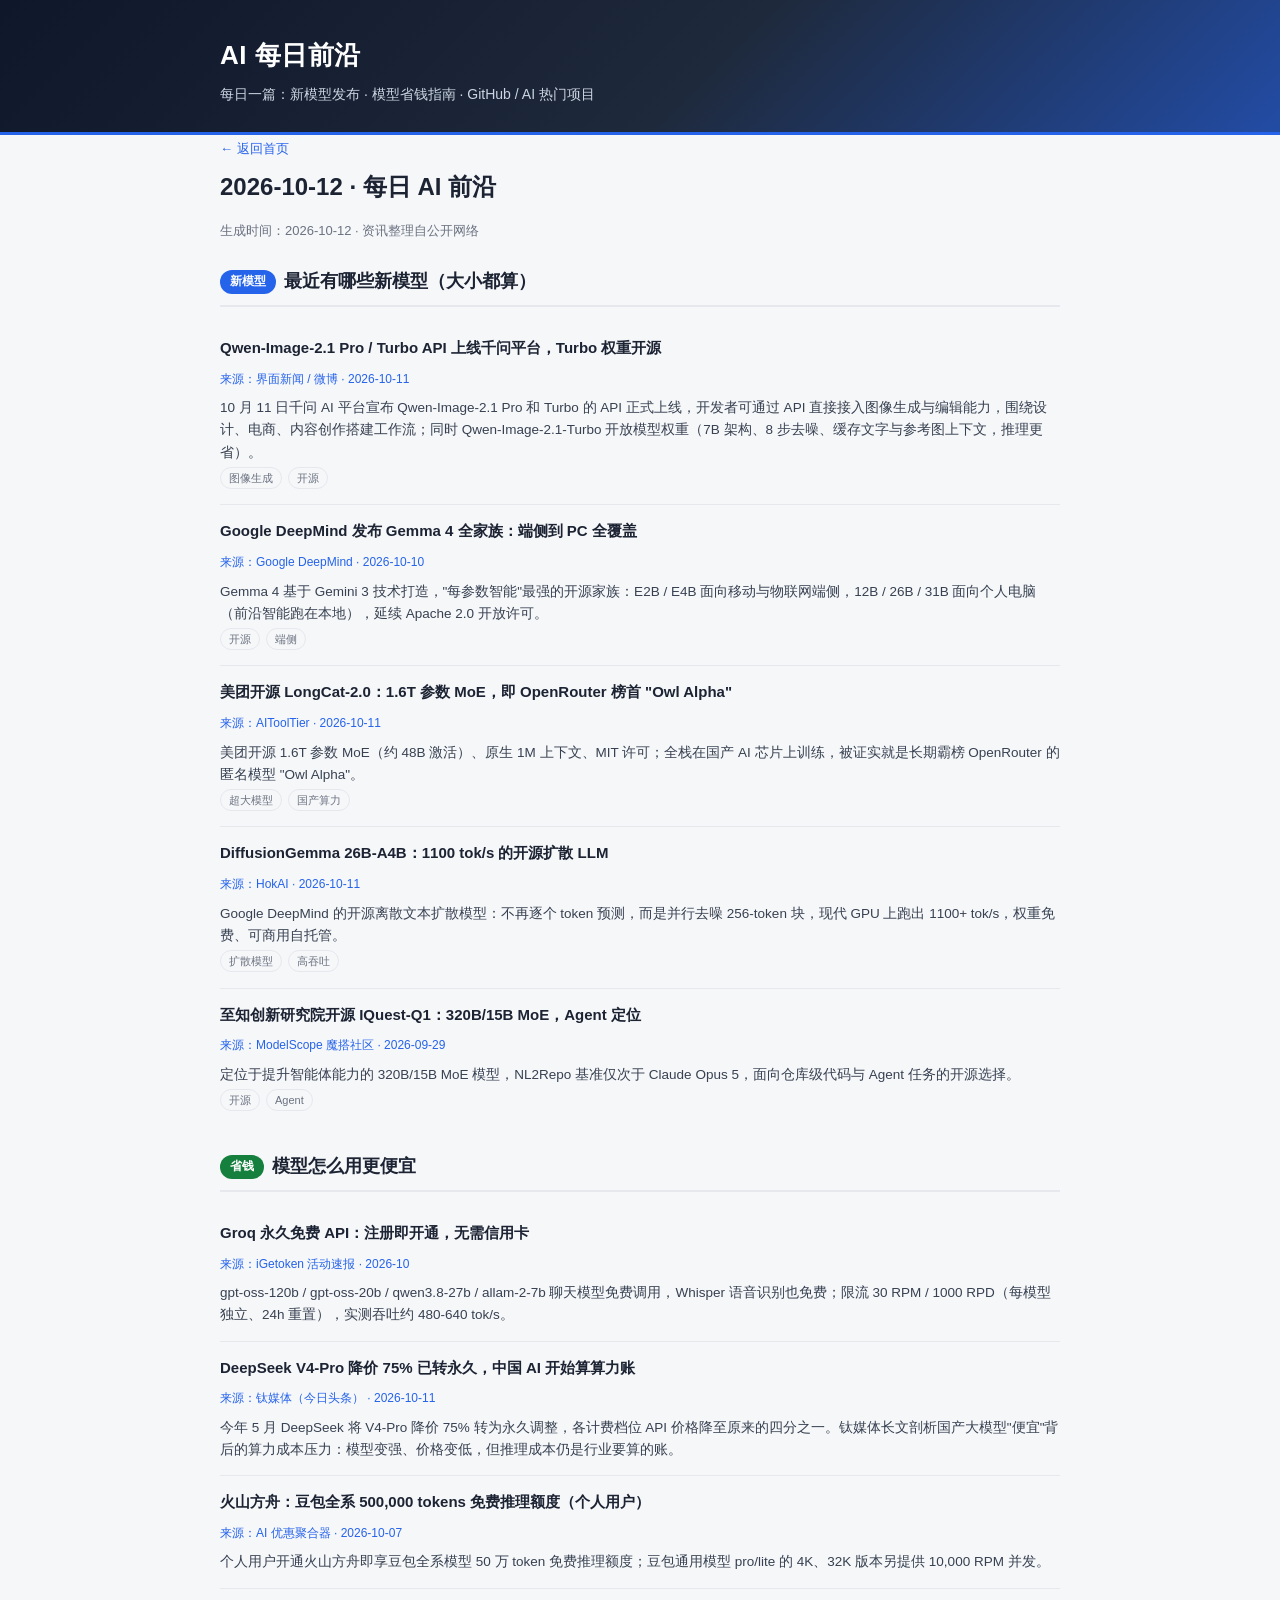
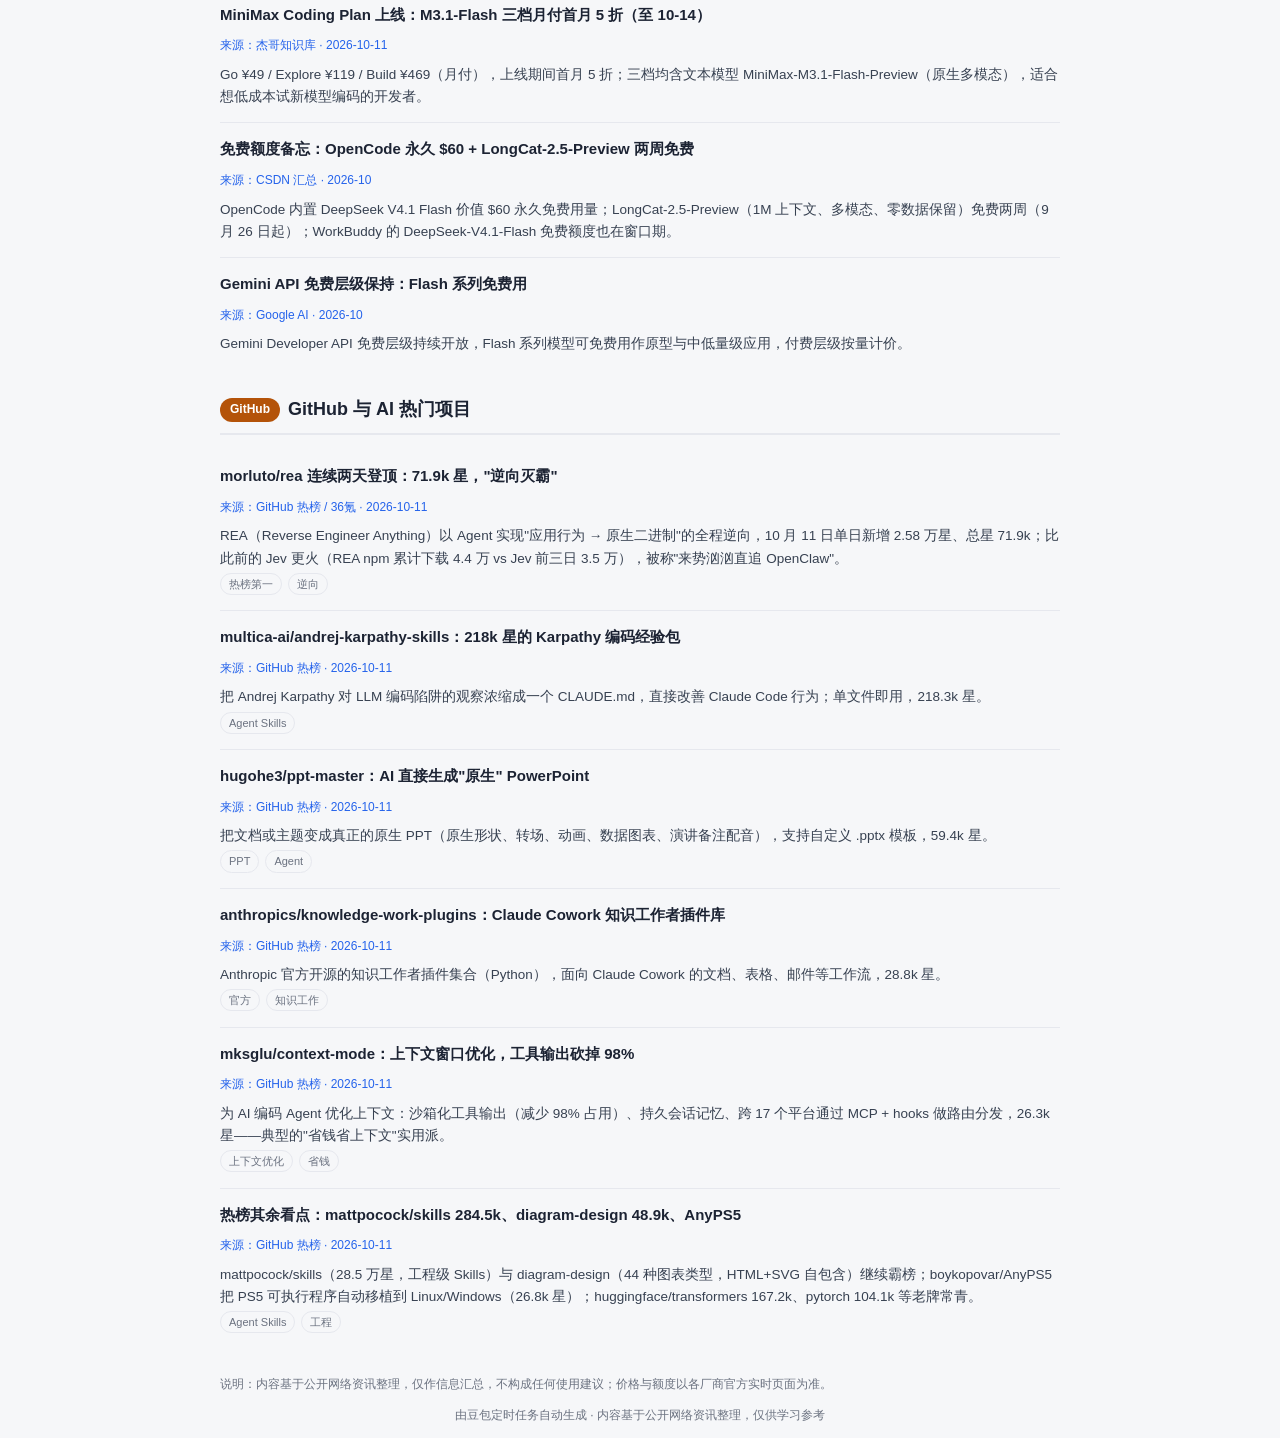
<file: daily/2026-10-12.html>
<!DOCTYPE html>
<html lang="zh-CN">
<head>
<meta charset="UTF-8">
<meta name="viewport" content="width=device-width, initial-scale=1.0">
<title>2026-10-12 · AI 每日前沿</title>
<link rel="stylesheet" href="../assets/style.css">
</head>
<body>
<header class="site">
  <div class="container">
    <h1><a href="../index.html" style="color:#fff;text-decoration:none;">AI 每日前沿</a></h1>
    <p class="sub">每日一篇：新模型发布 · 模型省钱指南 · GitHub / AI 热门项目</p>
  </div>
</header>

<main class="container article">
  <a href="../index.html" style="font-size:13px;color:#2563eb;text-decoration:none;">← 返回首页</a>
  <h1>2026-10-12 · 每日 AI 前沿</h1>
  <p class="meta">生成时间：2026-10-12 · 资讯整理自公开网络</p>

  <!-- 一、新模型 -->
  <section class="block">
    <h2><span class="badge model">新模型</span> 最近有哪些新模型（大小都算）</h2>

    <div class="item">
      <h3><a href="https://m.jiemian.com/article/15177058.html" target="_blank">Qwen-Image-2.1 Pro / Turbo API 上线千问平台，Turbo 权重开源</a></h3>
      <span class="src">来源：界面新闻 / 微博 · 2026-10-11</span>
      <p>10 月 11 日千问 AI 平台宣布 Qwen-Image-2.1 Pro 和 Turbo 的 API 正式上线，开发者可通过 API 直接接入图像生成与编辑能力，围绕设计、电商、内容创作搭建工作流；同时 Qwen-Image-2.1-Turbo 开放模型权重（7B 架构、8 步去噪、缓存文字与参考图上下文，推理更省）。</p>
      <span class="tag">图像生成</span><span class="tag">开源</span>
    </div>

    <div class="item">
      <h3><a href="https://deepmind.google/models/gemma/gemma-4/" target="_blank">Google DeepMind 发布 Gemma 4 全家族：端侧到 PC 全覆盖</a></h3>
      <span class="src">来源：Google DeepMind · 2026-10-10</span>
      <p>Gemma 4 基于 Gemini 3 技术打造，"每参数智能"最强的开源家族：E2B / E4B 面向移动与物联网端侧，12B / 26B / 31B 面向个人电脑（前沿智能跑在本地），延续 Apache 2.0 开放许可。</p>
      <span class="tag">开源</span><span class="tag">端侧</span>
    </div>

    <div class="item">
      <h3><a href="https://aitooltier.com/alternatives/nemotron" target="_blank">美团开源 LongCat-2.0：1.6T 参数 MoE，即 OpenRouter 榜首 "Owl Alpha"</a></h3>
      <span class="src">来源：AIToolTier · 2026-10-11</span>
      <p>美团开源 1.6T 参数 MoE（约 48B 激活）、原生 1M 上下文、MIT 许可；全栈在国产 AI 芯片上训练，被证实就是长期霸榜 OpenRouter 的匿名模型 "Owl Alpha"。</p>
      <span class="tag">超大模型</span><span class="tag">国产算力</span>
    </div>

    <div class="item">
      <h3><a href="https://hokai.io/hub/models/diffusiongemma-26b-a4b" target="_blank">DiffusionGemma 26B-A4B：1100 tok/s 的开源扩散 LLM</a></h3>
      <span class="src">来源：HokAI · 2026-10-11</span>
      <p>Google DeepMind 的开源离散文本扩散模型：不再逐个 token 预测，而是并行去噪 256-token 块，现代 GPU 上跑出 1100+ tok/s，权重免费、可商用自托管。</p>
      <span class="tag">扩散模型</span><span class="tag">高吞吐</span>
    </div>

    <div class="item">
      <h3><a href="https://community.modelscope.cn" target="_blank">至知创新研究院开源 IQuest-Q1：320B/15B MoE，Agent 定位</a></h3>
      <span class="src">来源：ModelScope 魔搭社区 · 2026-09-29</span>
      <p>定位于提升智能体能力的 320B/15B MoE 模型，NL2Repo 基准仅次于 Claude Opus 5，面向仓库级代码与 Agent 任务的开源选择。</p>
      <span class="tag">开源</span><span class="tag">Agent</span>
    </div>
  </section>

  <!-- 二、省钱指南 -->
  <section class="block">
    <h2><span class="badge save">省钱</span> 模型怎么用更便宜</h2>

    <div class="item">
      <h3>Groq 永久免费 API：注册即开通，无需信用卡</h3>
      <span class="src">来源：iGetoken 活动速报 · 2026-10</span>
      <p>gpt-oss-120b / gpt-oss-20b / qwen3.8-27b / allam-2-7b 聊天模型免费调用，Whisper 语音识别也免费；限流 30 RPM / 1000 RPD（每模型独立、24h 重置），实测吞吐约 480-640 tok/s。</p>
    </div>

    <div class="item">
      <h3>DeepSeek V4-Pro 降价 75% 已转永久，中国 AI 开始算算力账</h3>
      <span class="src">来源：钛媒体（今日头条） · 2026-10-11</span>
      <p>今年 5 月 DeepSeek 将 V4-Pro 降价 75% 转为永久调整，各计费档位 API 价格降至原来的四分之一。钛媒体长文剖析国产大模型"便宜"背后的算力成本压力：模型变强、价格变低，但推理成本仍是行业要算的账。</p>
    </div>

    <div class="item">
      <h3>火山方舟：豆包全系 500,000 tokens 免费推理额度（个人用户）</h3>
      <span class="src">来源：AI 优惠聚合器 · 2026-10-07</span>
      <p>个人用户开通火山方舟即享豆包全系模型 50 万 token 免费推理额度；豆包通用模型 pro/lite 的 4K、32K 版本另提供 10,000 RPM 并发。</p>
    </div>

    <div class="item">
      <h3>MiniMax Coding Plan 上线：M3.1-Flash 三档月付首月 5 折（至 10-14）</h3>
      <span class="src">来源：杰哥知识库 · 2026-10-11</span>
      <p>Go ¥49 / Explore ¥119 / Build ¥469（月付），上线期间首月 5 折；三档均含文本模型 MiniMax-M3.1-Flash-Preview（原生多模态），适合想低成本试新模型编码的开发者。</p>
    </div>

    <div class="item">
      <h3>免费额度备忘：OpenCode 永久 $60 + LongCat-2.5-Preview 两周免费</h3>
      <span class="src">来源：CSDN 汇总 · 2026-10</span>
      <p>OpenCode 内置 DeepSeek V4.1 Flash 价值 $60 永久免费用量；LongCat-2.5-Preview（1M 上下文、多模态、零数据保留）免费两周（9 月 26 日起）；WorkBuddy 的 DeepSeek-V4.1-Flash 免费额度也在窗口期。</p>
    </div>

    <div class="item">
      <h3>Gemini API 免费层级保持：Flash 系列免费用</h3>
      <span class="src">来源：Google AI · 2026-10</span>
      <p>Gemini Developer API 免费层级持续开放，Flash 系列模型可免费用作原型与中低量级应用，付费层级按量计价。</p>
    </div>
  </section>

  <!-- 三、GitHub 热门 -->
  <section class="block">
    <h2><span class="badge repo">GitHub</span> GitHub 与 AI 热门项目</h2>

    <div class="item">
      <h3><a href="http://m.toutiao.com/group/7695299637465121315/" target="_blank">morluto/rea 连续两天登顶：71.9k 星，"逆向灭霸"</a></h3>
      <span class="src">来源：GitHub 热榜 / 36氪 · 2026-10-11</span>
      <p>REA（Reverse Engineer Anything）以 Agent 实现"应用行为 → 原生二进制"的全程逆向，10 月 11 日单日新增 2.58 万星、总星 71.9k；比此前的 Jev 更火（REA npm 累计下载 4.4 万 vs Jev 前三日 3.5 万），被称"来势汹汹直追 OpenClaw"。</p>
      <span class="tag">热榜第一</span><span class="tag">逆向</span>
    </div>

    <div class="item">
      <h3><a href="https://github.hot/" target="_blank">multica-ai/andrej-karpathy-skills：218k 星的 Karpathy 编码经验包</a></h3>
      <span class="src">来源：GitHub 热榜 · 2026-10-11</span>
      <p>把 Andrej Karpathy 对 LLM 编码陷阱的观察浓缩成一个 CLAUDE.md，直接改善 Claude Code 行为；单文件即用，218.3k 星。</p>
      <span class="tag">Agent Skills</span>
    </div>

    <div class="item">
      <h3><a href="https://github.hot/" target="_blank">hugohe3/ppt-master：AI 直接生成"原生" PowerPoint</a></h3>
      <span class="src">来源：GitHub 热榜 · 2026-10-11</span>
      <p>把文档或主题变成真正的原生 PPT（原生形状、转场、动画、数据图表、演讲备注配音），支持自定义 .pptx 模板，59.4k 星。</p>
      <span class="tag">PPT</span><span class="tag">Agent</span>
    </div>

    <div class="item">
      <h3><a href="https://github.hot/" target="_blank">anthropics/knowledge-work-plugins：Claude Cowork 知识工作者插件库</a></h3>
      <span class="src">来源：GitHub 热榜 · 2026-10-11</span>
      <p>Anthropic 官方开源的知识工作者插件集合（Python），面向 Claude Cowork 的文档、表格、邮件等工作流，28.8k 星。</p>
      <span class="tag">官方</span><span class="tag">知识工作</span>
    </div>

    <div class="item">
      <h3><a href="https://github.hot/" target="_blank">mksglu/context-mode：上下文窗口优化，工具输出砍掉 98%</a></h3>
      <span class="src">来源：GitHub 热榜 · 2026-10-11</span>
      <p>为 AI 编码 Agent 优化上下文：沙箱化工具输出（减少 98% 占用）、持久会话记忆、跨 17 个平台通过 MCP + hooks 做路由分发，26.3k 星——典型的"省钱省上下文"实用派。</p>
      <span class="tag">上下文优化</span><span class="tag">省钱</span>
    </div>

    <div class="item">
      <h3><a href="https://github.hot/" target="_blank">热榜其余看点：mattpocock/skills 284.5k、diagram-design 48.9k、AnyPS5</a></h3>
      <span class="src">来源：GitHub 热榜 · 2026-10-11</span>
      <p>mattpocock/skills（28.5 万星，工程级 Skills）与 diagram-design（44 种图表类型，HTML+SVG 自包含）继续霸榜；boykopovar/AnyPS5 把 PS5 可执行程序自动移植到 Linux/Windows（26.8k 星）；huggingface/transformers 167.2k、pytorch 104.1k 等老牌常青。</p>
      <span class="tag">Agent Skills</span><span class="tag">工程</span>
    </div>
  </section>

  <p style="font-size:12px;color:#6b7280;margin-top:26px;">说明：内容基于公开网络资讯整理，仅作信息汇总，不构成任何使用建议；价格与额度以各厂商官方实时页面为准。</p>
</main>

<footer class="container">
  <p>由豆包定时任务自动生成 · 内容基于公开网络资讯整理，仅供学习参考</p>
</footer>
</body>
</html>
</file>
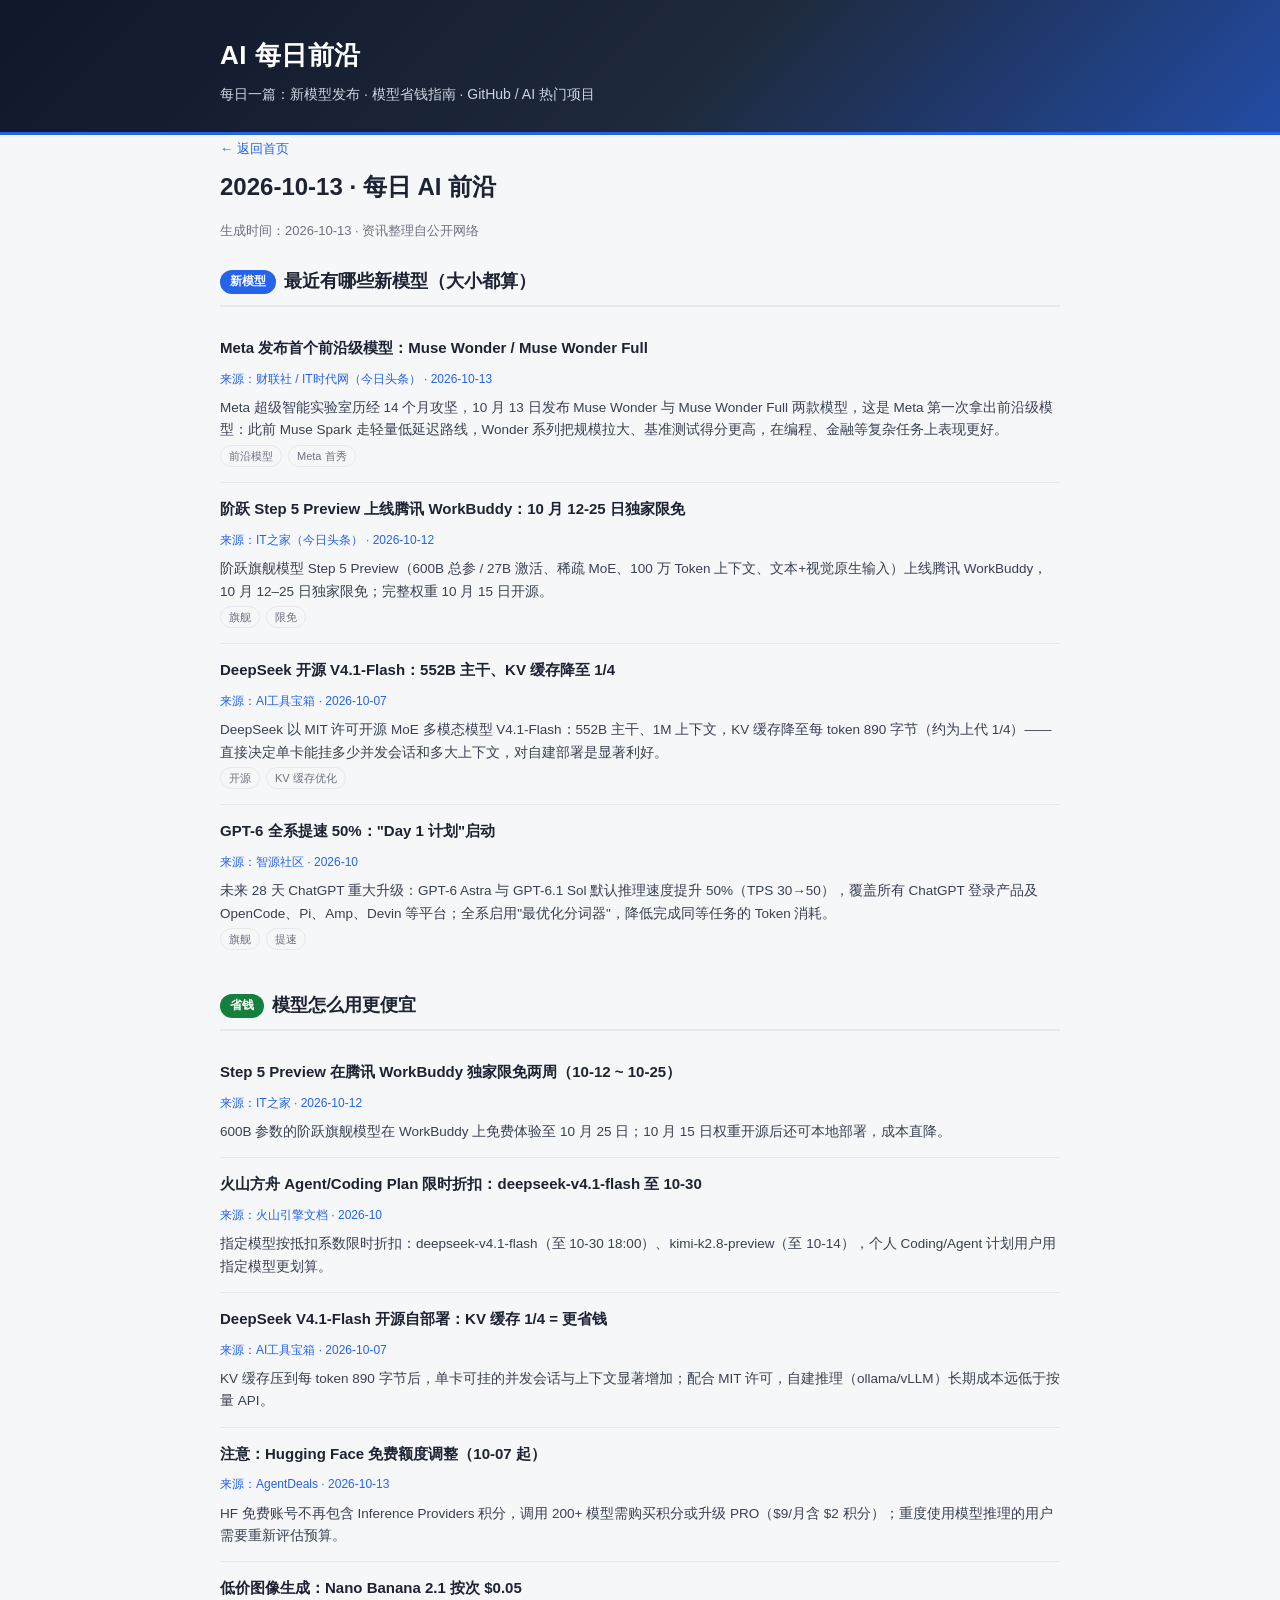
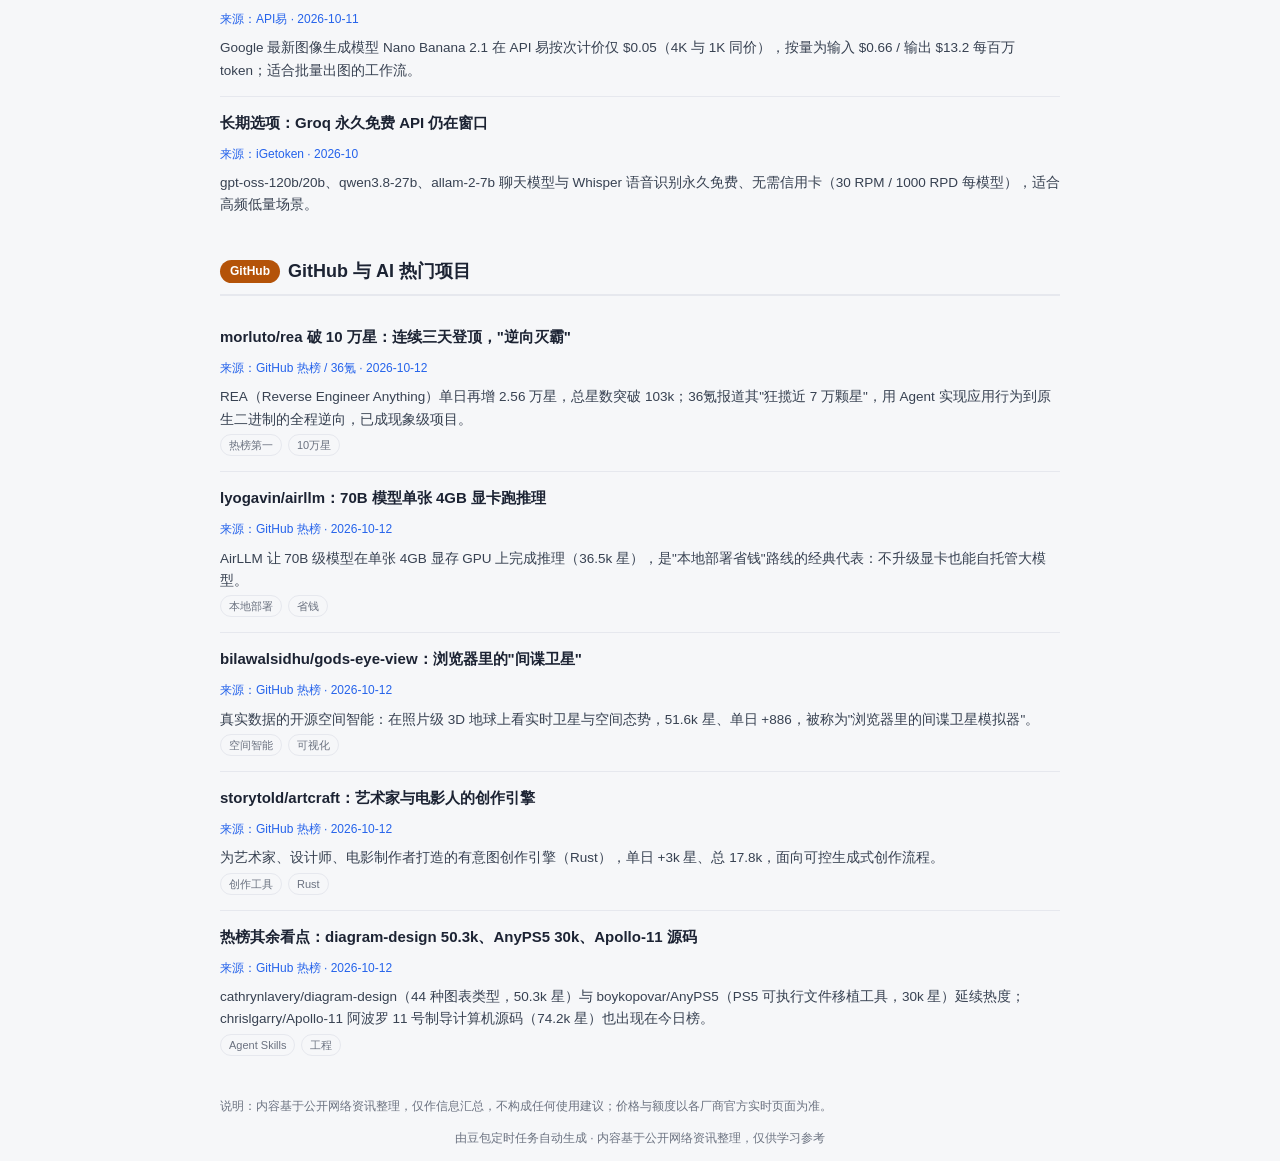
<file: daily/2026-10-13.html>
<!DOCTYPE html>
<html lang="zh-CN">
<head>
<meta charset="UTF-8">
<meta name="viewport" content="width=device-width, initial-scale=1.0">
<title>2026-10-13 · AI 每日前沿</title>
<link rel="stylesheet" href="../assets/style.css">
</head>
<body>
<header class="site">
  <div class="container">
    <h1><a href="../index.html" style="color:#fff;text-decoration:none;">AI 每日前沿</a></h1>
    <p class="sub">每日一篇：新模型发布 · 模型省钱指南 · GitHub / AI 热门项目</p>
  </div>
</header>

<main class="container article">
  <a href="../index.html" style="font-size:13px;color:#2563eb;text-decoration:none;">← 返回首页</a>
  <h1>2026-10-13 · 每日 AI 前沿</h1>
  <p class="meta">生成时间：2026-10-13 · 资讯整理自公开网络</p>

  <!-- 一、新模型 -->
  <section class="block">
    <h2><span class="badge model">新模型</span> 最近有哪些新模型（大小都算）</h2>

    <div class="item">
      <h3><a href="http://m.toutiao.com/group/7695827635833700904/" target="_blank">Meta 发布首个前沿级模型：Muse Wonder / Muse Wonder Full</a></h3>
      <span class="src">来源：财联社 / IT时代网（今日头条） · 2026-10-13</span>
      <p>Meta 超级智能实验室历经 14 个月攻坚，10 月 13 日发布 Muse Wonder 与 Muse Wonder Full 两款模型，这是 Meta 第一次拿出前沿级模型：此前 Muse Spark 走轻量低延迟路线，Wonder 系列把规模拉大、基准测试得分更高，在编程、金融等复杂任务上表现更好。</p>
      <span class="tag">前沿模型</span><span class="tag">Meta 首秀</span>
    </div>

    <div class="item">
      <h3><a href="http://m.toutiao.com/group/7695635425964212779/" target="_blank">阶跃 Step 5 Preview 上线腾讯 WorkBuddy：10 月 12-25 日独家限免</a></h3>
      <span class="src">来源：IT之家（今日头条） · 2026-10-12</span>
      <p>阶跃旗舰模型 Step 5 Preview（600B 总参 / 27B 激活、稀疏 MoE、100 万 Token 上下文、文本+视觉原生输入）上线腾讯 WorkBuddy，10 月 12–25 日独家限免；完整权重 10 月 15 日开源。</p>
      <span class="tag">旗舰</span><span class="tag">限免</span>
    </div>

    <div class="item">
      <h3><a href="https://www.aitoollab.cn/news/models/" target="_blank">DeepSeek 开源 V4.1-Flash：552B 主干、KV 缓存降至 1/4</a></h3>
      <span class="src">来源：AI工具宝箱 · 2026-10-07</span>
      <p>DeepSeek 以 MIT 许可开源 MoE 多模态模型 V4.1-Flash：552B 主干、1M 上下文，KV 缓存降至每 token 890 字节（约为上代 1/4）——直接决定单卡能挂多少并发会话和多大上下文，对自建部署是显著利好。</p>
      <span class="tag">开源</span><span class="tag">KV 缓存优化</span>
    </div>

    <div class="item">
      <h3><a href="https://hub.baai.ac.cn/?tag_id=56" target="_blank">GPT-6 全系提速 50%："Day 1 计划"启动</a></h3>
      <span class="src">来源：智源社区 · 2026-10</span>
      <p>未来 28 天 ChatGPT 重大升级：GPT-6 Astra 与 GPT-6.1 Sol 默认推理速度提升 50%（TPS 30→50），覆盖所有 ChatGPT 登录产品及 OpenCode、Pi、Amp、Devin 等平台；全系启用"最优化分词器"，降低完成同等任务的 Token 消耗。</p>
      <span class="tag">旗舰</span><span class="tag">提速</span>
    </div>
  </section>

  <!-- 二、省钱指南 -->
  <section class="block">
    <h2><span class="badge save">省钱</span> 模型怎么用更便宜</h2>

    <div class="item">
      <h3>Step 5 Preview 在腾讯 WorkBuddy 独家限免两周（10-12 ~ 10-25）</h3>
      <span class="src">来源：IT之家 · 2026-10-12</span>
      <p>600B 参数的阶跃旗舰模型在 WorkBuddy 上免费体验至 10 月 25 日；10 月 15 日权重开源后还可本地部署，成本直降。</p>
    </div>

    <div class="item">
      <h3>火山方舟 Agent/Coding Plan 限时折扣：deepseek-v4.1-flash 至 10-30</h3>
      <span class="src">来源：火山引擎文档 · 2026-10</span>
      <p>指定模型按抵扣系数限时折扣：deepseek-v4.1-flash（至 10-30 18:00）、kimi-k2.8-preview（至 10-14），个人 Coding/Agent 计划用户用指定模型更划算。</p>
    </div>

    <div class="item">
      <h3>DeepSeek V4.1-Flash 开源自部署：KV 缓存 1/4 = 更省钱</h3>
      <span class="src">来源：AI工具宝箱 · 2026-10-07</span>
      <p>KV 缓存压到每 token 890 字节后，单卡可挂的并发会话与上下文显著增加；配合 MIT 许可，自建推理（ollama/vLLM）长期成本远低于按量 API。</p>
    </div>

    <div class="item">
      <h3>注意：Hugging Face 免费额度调整（10-07 起）</h3>
      <span class="src">来源：AgentDeals · 2026-10-13</span>
      <p>HF 免费账号不再包含 Inference Providers 积分，调用 200+ 模型需购买积分或升级 PRO（$9/月含 $2 积分）；重度使用模型推理的用户需要重新评估预算。</p>
    </div>

    <div class="item">
      <h3>低价图像生成：Nano Banana 2.1 按次 $0.05</h3>
      <span class="src">来源：API易 · 2026-10-11</span>
      <p>Google 最新图像生成模型 Nano Banana 2.1 在 API 易按次计价仅 $0.05（4K 与 1K 同价），按量为输入 $0.66 / 输出 $13.2 每百万 token；适合批量出图的工作流。</p>
    </div>

    <div class="item">
      <h3>长期选项：Groq 永久免费 API 仍在窗口</h3>
      <span class="src">来源：iGetoken · 2026-10</span>
      <p>gpt-oss-120b/20b、qwen3.8-27b、allam-2-7b 聊天模型与 Whisper 语音识别永久免费、无需信用卡（30 RPM / 1000 RPD 每模型），适合高频低量场景。</p>
    </div>
  </section>

  <!-- 三、GitHub 热门 -->
  <section class="block">
    <h2><span class="badge repo">GitHub</span> GitHub 与 AI 热门项目</h2>

    <div class="item">
      <h3><a href="https://36kr.com/p/4020977643671686" target="_blank">morluto/rea 破 10 万星：连续三天登顶，"逆向灭霸"</a></h3>
      <span class="src">来源：GitHub 热榜 / 36氪 · 2026-10-12</span>
      <p>REA（Reverse Engineer Anything）单日再增 2.56 万星，总星数突破 103k；36氪报道其"狂揽近 7 万颗星"，用 Agent 实现应用行为到原生二进制的全程逆向，已成现象级项目。</p>
      <span class="tag">热榜第一</span><span class="tag">10万星</span>
    </div>

    <div class="item">
      <h3><a href="https://github.hot/" target="_blank">lyogavin/airllm：70B 模型单张 4GB 显卡跑推理</a></h3>
      <span class="src">来源：GitHub 热榜 · 2026-10-12</span>
      <p>AirLLM 让 70B 级模型在单张 4GB 显存 GPU 上完成推理（36.5k 星），是"本地部署省钱"路线的经典代表：不升级显卡也能自托管大模型。</p>
      <span class="tag">本地部署</span><span class="tag">省钱</span>
    </div>

    <div class="item">
      <h3><a href="https://github.hot/" target="_blank">bilawalsidhu/gods-eye-view：浏览器里的"间谍卫星"</a></h3>
      <span class="src">来源：GitHub 热榜 · 2026-10-12</span>
      <p>真实数据的开源空间智能：在照片级 3D 地球上看实时卫星与空间态势，51.6k 星、单日 +886，被称为"浏览器里的间谍卫星模拟器"。</p>
      <span class="tag">空间智能</span><span class="tag">可视化</span>
    </div>

    <div class="item">
      <h3><a href="https://github.hot/" target="_blank">storytold/artcraft：艺术家与电影人的创作引擎</a></h3>
      <span class="src">来源：GitHub 热榜 · 2026-10-12</span>
      <p>为艺术家、设计师、电影制作者打造的有意图创作引擎（Rust），单日 +3k 星、总 17.8k，面向可控生成式创作流程。</p>
      <span class="tag">创作工具</span><span class="tag">Rust</span>
    </div>

    <div class="item">
      <h3><a href="https://github.hot/" target="_blank">热榜其余看点：diagram-design 50.3k、AnyPS5 30k、Apollo-11 源码</a></h3>
      <span class="src">来源：GitHub 热榜 · 2026-10-12</span>
      <p>cathrynlavery/diagram-design（44 种图表类型，50.3k 星）与 boykopovar/AnyPS5（PS5 可执行文件移植工具，30k 星）延续热度；chrislgarry/Apollo-11 阿波罗 11 号制导计算机源码（74.2k 星）也出现在今日榜。</p>
      <span class="tag">Agent Skills</span><span class="tag">工程</span>
    </div>
  </section>

  <p style="font-size:12px;color:#6b7280;margin-top:26px;">说明：内容基于公开网络资讯整理，仅作信息汇总，不构成任何使用建议；价格与额度以各厂商官方实时页面为准。</p>
</main>

<footer class="container">
  <p>由豆包定时任务自动生成 · 内容基于公开网络资讯整理，仅供学习参考</p>
</footer>
</body>
</html>
</file>
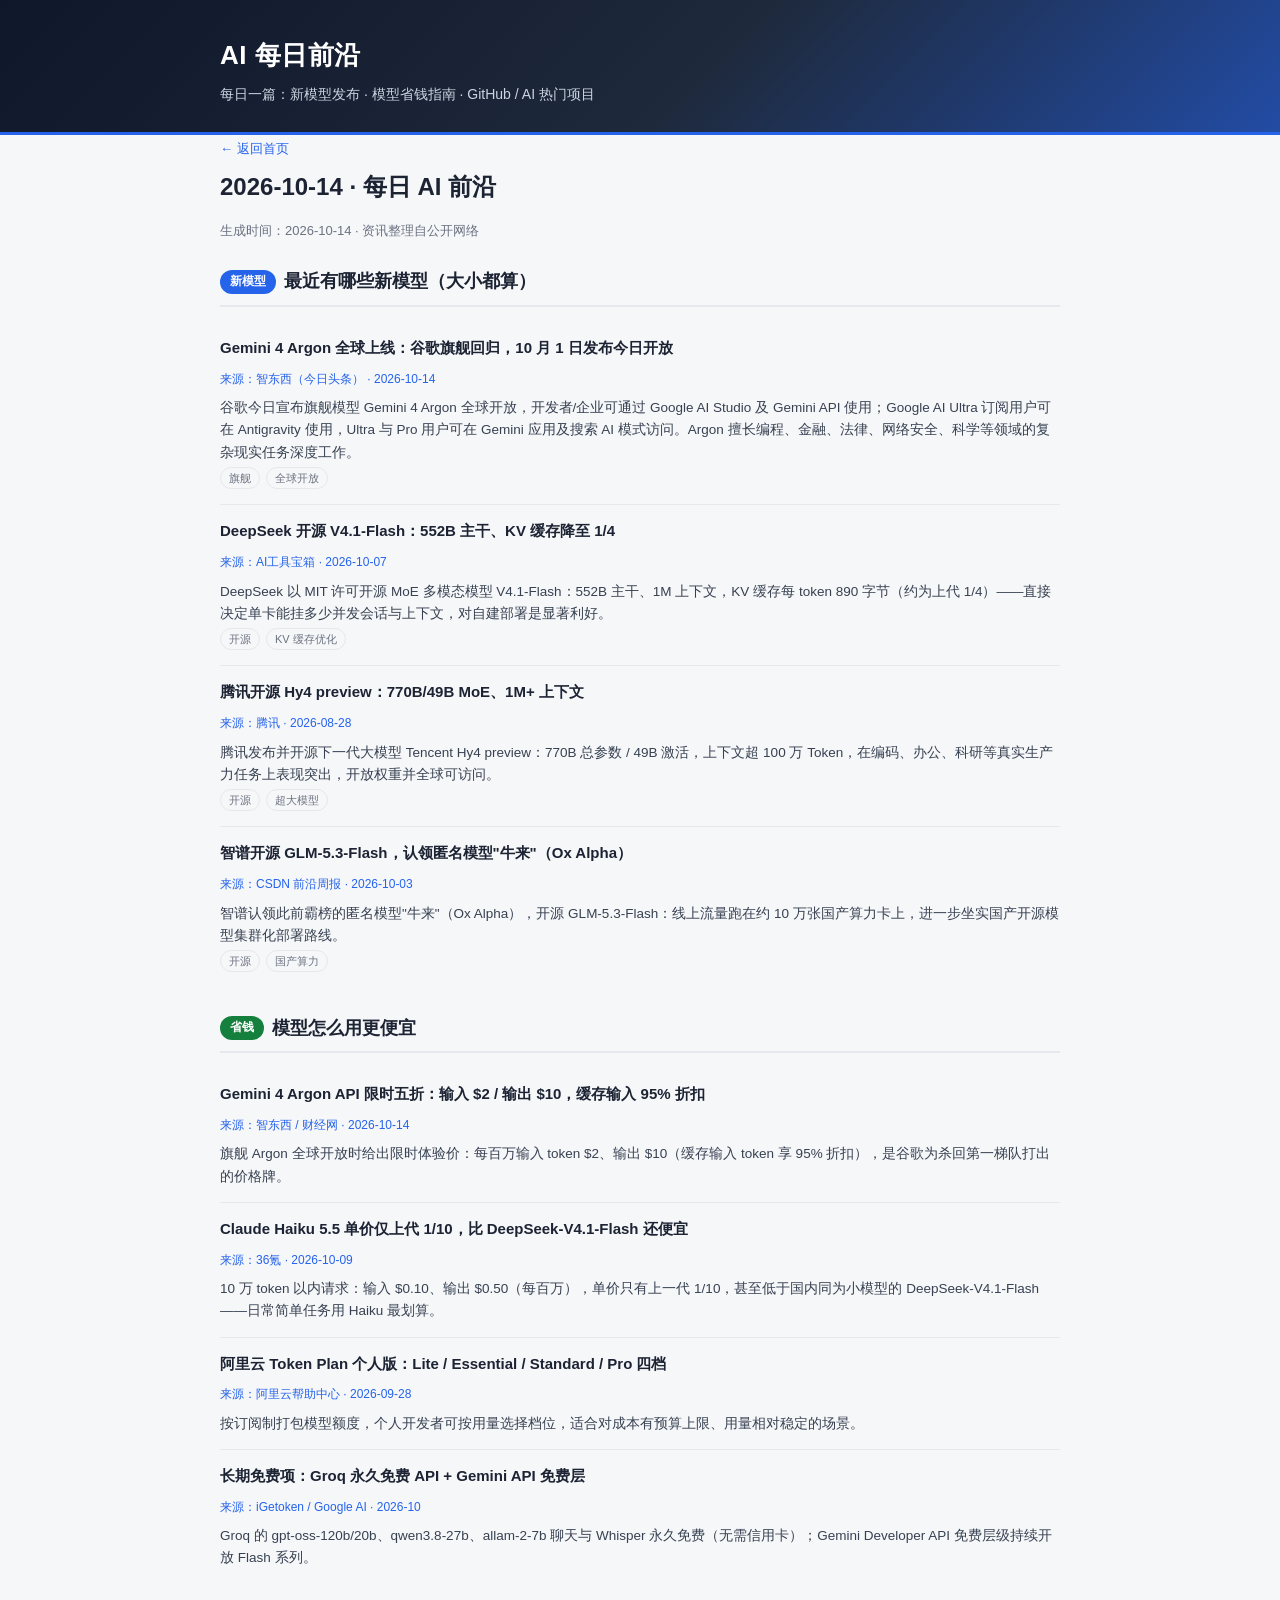
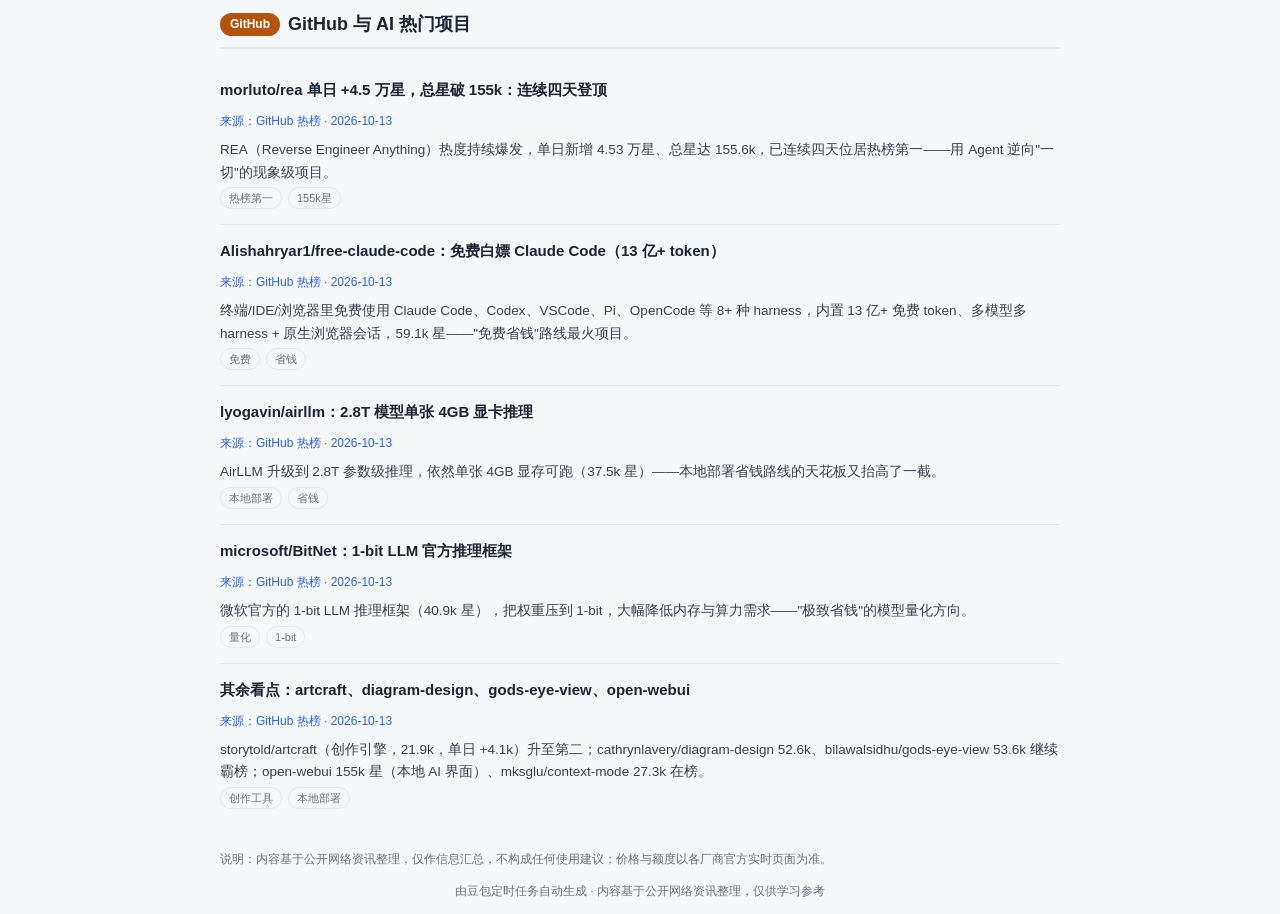
<file: daily/2026-10-14.html>
<!DOCTYPE html>
<html lang="zh-CN">
<head>
<meta charset="UTF-8">
<meta name="viewport" content="width=device-width, initial-scale=1.0">
<title>2026-10-14 · AI 每日前沿</title>
<link rel="stylesheet" href="../assets/style.css">
</head>
<body>
<header class="site">
  <div class="container">
    <h1><a href="../index.html" style="color:#fff;text-decoration:none;">AI 每日前沿</a></h1>
    <p class="sub">每日一篇：新模型发布 · 模型省钱指南 · GitHub / AI 热门项目</p>
  </div>
</header>

<main class="container article">
  <a href="../index.html" style="font-size:13px;color:#2563eb;text-decoration:none;">← 返回首页</a>
  <h1>2026-10-14 · 每日 AI 前沿</h1>
  <p class="meta">生成时间：2026-10-14 · 资讯整理自公开网络</p>

  <!-- 一、新模型 -->
  <section class="block">
    <h2><span class="badge model">新模型</span> 最近有哪些新模型（大小都算）</h2>

    <div class="item">
      <h3><a href="http://m.toutiao.com/group/7696333087004820004/" target="_blank">Gemini 4 Argon 全球上线：谷歌旗舰回归，10 月 1 日发布今日开放</a></h3>
      <span class="src">来源：智东西（今日头条） · 2026-10-14</span>
      <p>谷歌今日宣布旗舰模型 Gemini 4 Argon 全球开放，开发者/企业可通过 Google AI Studio 及 Gemini API 使用；Google AI Ultra 订阅用户可在 Antigravity 使用，Ultra 与 Pro 用户可在 Gemini 应用及搜索 AI 模式访问。Argon 擅长编程、金融、法律、网络安全、科学等领域的复杂现实任务深度工作。</p>
      <span class="tag">旗舰</span><span class="tag">全球开放</span>
    </div>

    <div class="item">
      <h3><a href="https://www.aitoollab.cn/news/models/" target="_blank">DeepSeek 开源 V4.1-Flash：552B 主干、KV 缓存降至 1/4</a></h3>
      <span class="src">来源：AI工具宝箱 · 2026-10-07</span>
      <p>DeepSeek 以 MIT 许可开源 MoE 多模态模型 V4.1-Flash：552B 主干、1M 上下文，KV 缓存每 token 890 字节（约为上代 1/4）——直接决定单卡能挂多少并发会话与上下文，对自建部署是显著利好。</p>
      <span class="tag">开源</span><span class="tag">KV 缓存优化</span>
    </div>

    <div class="item">
      <h3><a href="https://www.tencent.com/tencent-releases-and-open-sources-tencent-hy4-preview/" target="_blank">腾讯开源 Hy4 preview：770B/49B MoE、1M+ 上下文</a></h3>
      <span class="src">来源：腾讯 · 2026-08-28</span>
      <p>腾讯发布并开源下一代大模型 Tencent Hy4 preview：770B 总参数 / 49B 激活，上下文超 100 万 Token，在编码、办公、科研等真实生产力任务上表现突出，开放权重并全球可访问。</p>
      <span class="tag">开源</span><span class="tag">超大模型</span>
    </div>

    <div class="item">
      <h3><a href="https://blog.csdn.net/qq_32808455/article/details/164250100" target="_blank">智谱开源 GLM-5.3-Flash，认领匿名模型"牛来"（Ox Alpha）</a></h3>
      <span class="src">来源：CSDN 前沿周报 · 2026-10-03</span>
      <p>智谱认领此前霸榜的匿名模型"牛来"（Ox Alpha），开源 GLM-5.3-Flash：线上流量跑在约 10 万张国产算力卡上，进一步坐实国产开源模型集群化部署路线。</p>
      <span class="tag">开源</span><span class="tag">国产算力</span>
    </div>
  </section>

  <!-- 二、省钱指南 -->
  <section class="block">
    <h2><span class="badge save">省钱</span> 模型怎么用更便宜</h2>

    <div class="item">
      <h3>Gemini 4 Argon API 限时五折：输入 $2 / 输出 $10，缓存输入 95% 折扣</h3>
      <span class="src">来源：智东西 / 财经网 · 2026-10-14</span>
      <p>旗舰 Argon 全球开放时给出限时体验价：每百万输入 token $2、输出 $10（缓存输入 token 享 95% 折扣），是谷歌为杀回第一梯队打出的价格牌。</p>
    </div>

    <div class="item">
      <h3>Claude Haiku 5.5 单价仅上代 1/10，比 DeepSeek-V4.1-Flash 还便宜</h3>
      <span class="src">来源：36氪 · 2026-10-09</span>
      <p>10 万 token 以内请求：输入 $0.10、输出 $0.50（每百万），单价只有上一代 1/10，甚至低于国内同为小模型的 DeepSeek-V4.1-Flash——日常简单任务用 Haiku 最划算。</p>
    </div>

    <div class="item">
      <h3>阿里云 Token Plan 个人版：Lite / Essential / Standard / Pro 四档</h3>
      <span class="src">来源：阿里云帮助中心 · 2026-09-28</span>
      <p>按订阅制打包模型额度，个人开发者可按用量选择档位，适合对成本有预算上限、用量相对稳定的场景。</p>
    </div>

    <div class="item">
      <h3>长期免费项：Groq 永久免费 API + Gemini API 免费层</h3>
      <span class="src">来源：iGetoken / Google AI · 2026-10</span>
      <p>Groq 的 gpt-oss-120b/20b、qwen3.8-27b、allam-2-7b 聊天与 Whisper 永久免费（无需信用卡）；Gemini Developer API 免费层级持续开放 Flash 系列。</p>
    </div>
  </section>

  <!-- 三、GitHub 热门 -->
  <section class="block">
    <h2><span class="badge repo">GitHub</span> GitHub 与 AI 热门项目</h2>

    <div class="item">
      <h3><a href="https://github.hot/" target="_blank">morluto/rea 单日 +4.5 万星，总星破 155k：连续四天登顶</a></h3>
      <span class="src">来源：GitHub 热榜 · 2026-10-13</span>
      <p>REA（Reverse Engineer Anything）热度持续爆发，单日新增 4.53 万星、总星达 155.6k，已连续四天位居热榜第一——用 Agent 逆向"一切"的现象级项目。</p>
      <span class="tag">热榜第一</span><span class="tag">155k星</span>
    </div>

    <div class="item">
      <h3><a href="https://github.hot/" target="_blank">Alishahryar1/free-claude-code：免费白嫖 Claude Code（13 亿+ token）</a></h3>
      <span class="src">来源：GitHub 热榜 · 2026-10-13</span>
      <p>终端/IDE/浏览器里免费使用 Claude Code、Codex、VSCode、Pi、OpenCode 等 8+ 种 harness，内置 13 亿+ 免费 token、多模型多 harness + 原生浏览器会话，59.1k 星——"免费省钱"路线最火项目。</p>
      <span class="tag">免费</span><span class="tag">省钱</span>
    </div>

    <div class="item">
      <h3><a href="https://github.hot/" target="_blank">lyogavin/airllm：2.8T 模型单张 4GB 显卡推理</a></h3>
      <span class="src">来源：GitHub 热榜 · 2026-10-13</span>
      <p>AirLLM 升级到 2.8T 参数级推理，依然单张 4GB 显存可跑（37.5k 星）——本地部署省钱路线的天花板又抬高了一截。</p>
      <span class="tag">本地部署</span><span class="tag">省钱</span>
    </div>

    <div class="item">
      <h3><a href="https://github.hot/" target="_blank">microsoft/BitNet：1-bit LLM 官方推理框架</a></h3>
      <span class="src">来源：GitHub 热榜 · 2026-10-13</span>
      <p>微软官方的 1-bit LLM 推理框架（40.9k 星），把权重压到 1-bit，大幅降低内存与算力需求——"极致省钱"的模型量化方向。</p>
      <span class="tag">量化</span><span class="tag">1-bit</span>
    </div>

    <div class="item">
      <h3><a href="https://github.hot/" target="_blank">其余看点：artcraft、diagram-design、gods-eye-view、open-webui</a></h3>
      <span class="src">来源：GitHub 热榜 · 2026-10-13</span>
      <p>storytold/artcraft（创作引擎，21.9k，单日 +4.1k）升至第二；cathrynlavery/diagram-design 52.6k、bilawalsidhu/gods-eye-view 53.6k 继续霸榜；open-webui 155k 星（本地 AI 界面）、mksglu/context-mode 27.3k 在榜。</p>
      <span class="tag">创作工具</span><span class="tag">本地部署</span>
    </div>
  </section>

  <p style="font-size:12px;color:#6b7280;margin-top:26px;">说明：内容基于公开网络资讯整理，仅作信息汇总，不构成任何使用建议；价格与额度以各厂商官方实时页面为准。</p>
</main>

<footer class="container">
  <p>由豆包定时任务自动生成 · 内容基于公开网络资讯整理，仅供学习参考</p>
</footer>
</body>
</html>
</file>
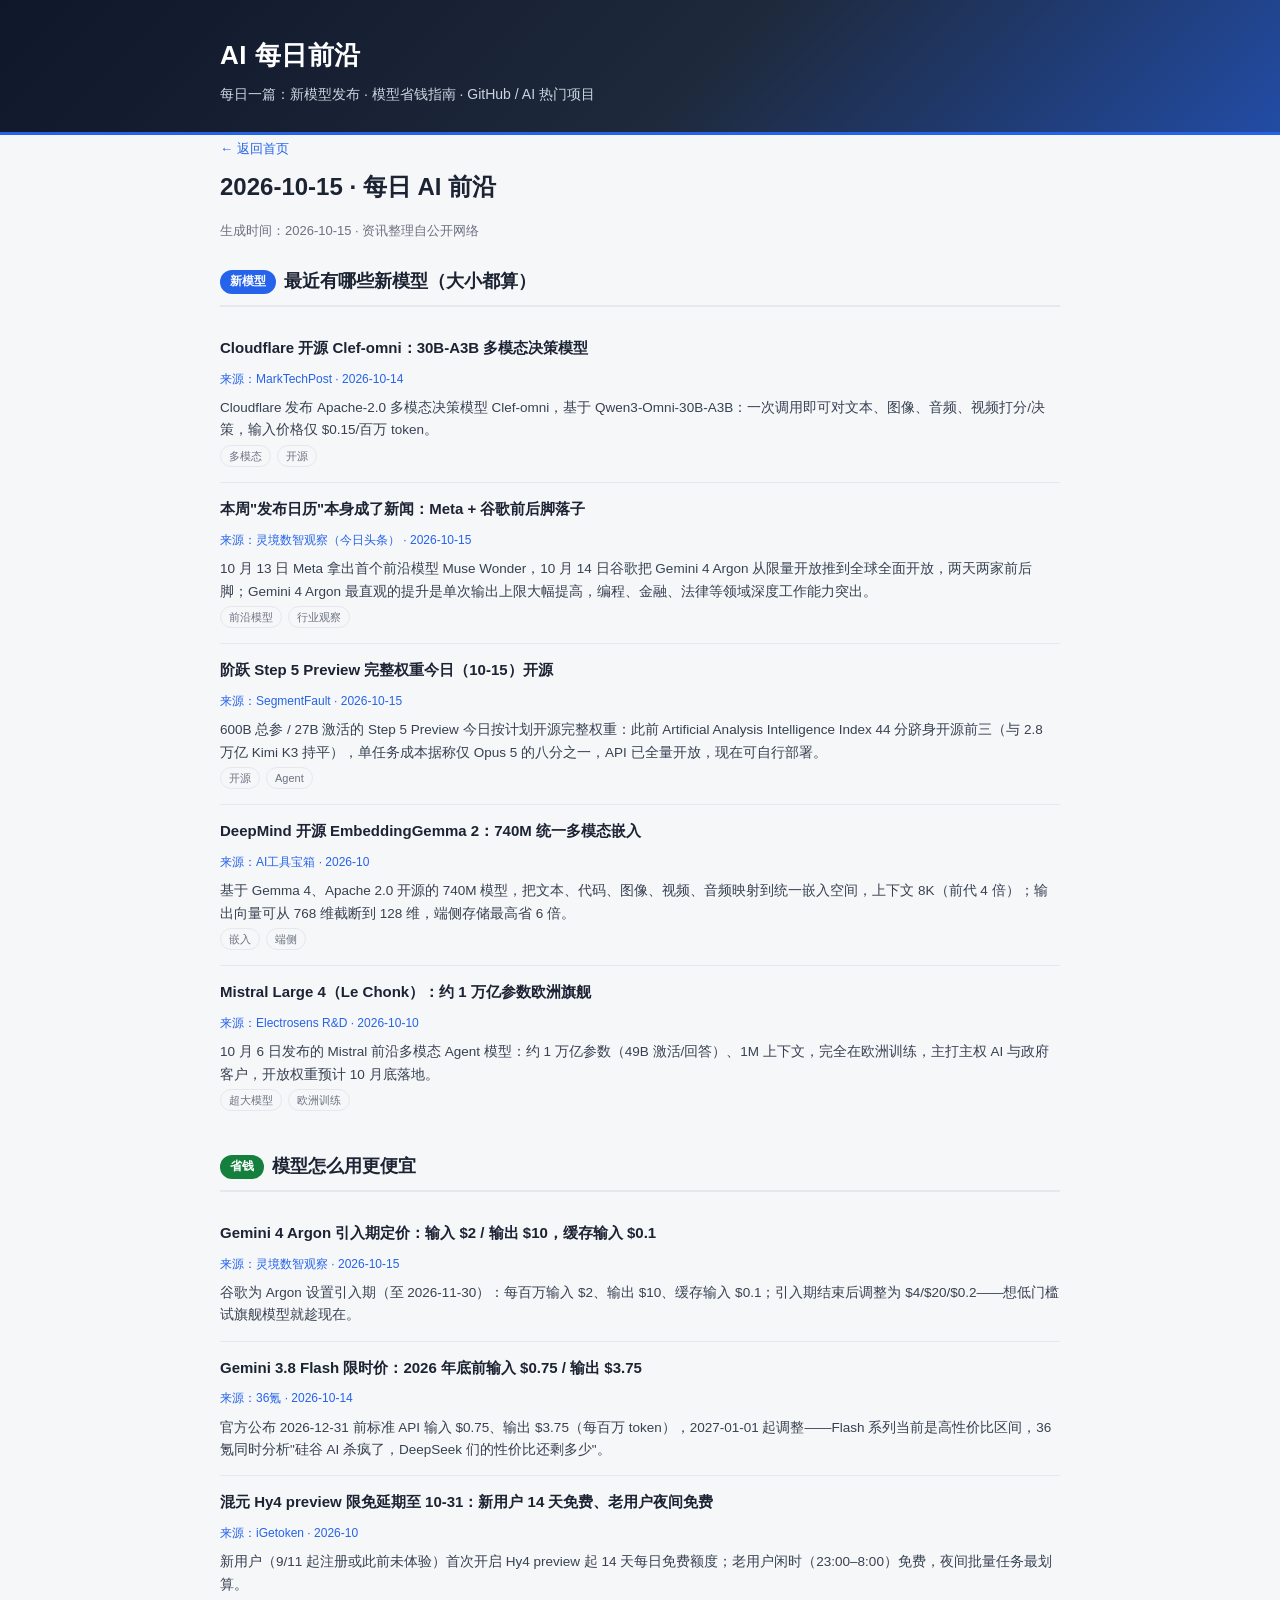
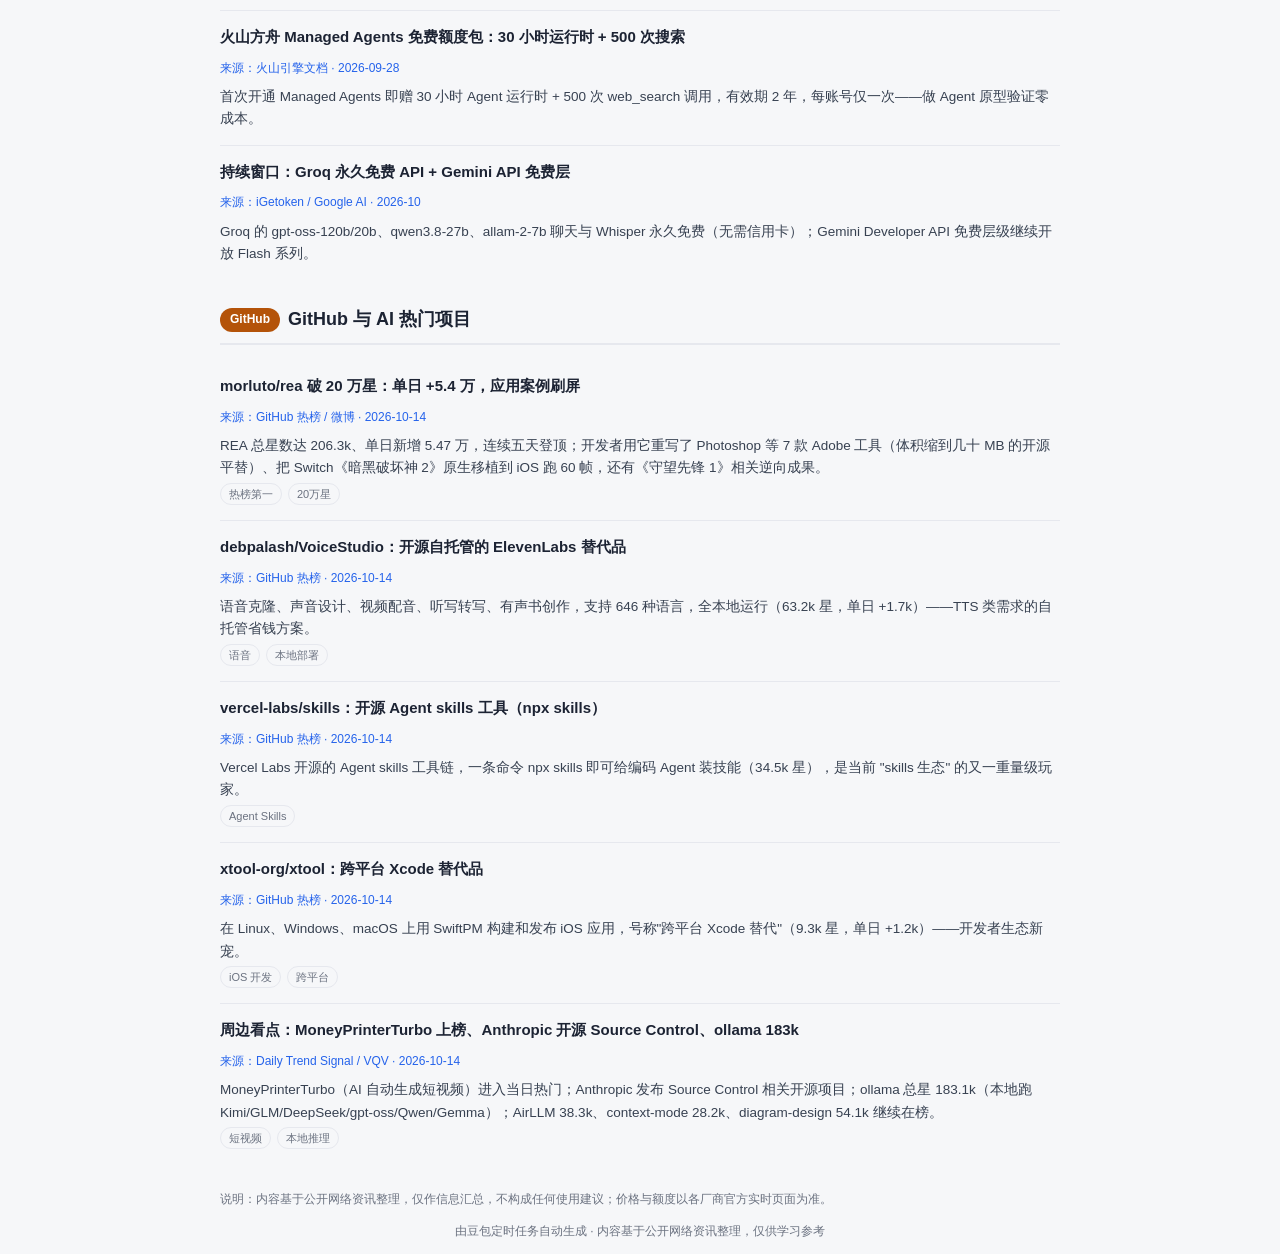
<file: daily/2026-10-15.html>
<!DOCTYPE html>
<html lang="zh-CN">
<head>
<meta charset="UTF-8">
<meta name="viewport" content="width=device-width, initial-scale=1.0">
<title>2026-10-15 · AI 每日前沿</title>
<link rel="stylesheet" href="../assets/style.css">
</head>
<body>
<header class="site">
  <div class="container">
    <h1><a href="../index.html" style="color:#fff;text-decoration:none;">AI 每日前沿</a></h1>
    <p class="sub">每日一篇：新模型发布 · 模型省钱指南 · GitHub / AI 热门项目</p>
  </div>
</header>

<main class="container article">
  <a href="../index.html" style="font-size:13px;color:#2563eb;text-decoration:none;">← 返回首页</a>
  <h1>2026-10-15 · 每日 AI 前沿</h1>
  <p class="meta">生成时间：2026-10-15 · 资讯整理自公开网络</p>

  <!-- 一、新模型 -->
  <section class="block">
    <h2><span class="badge model">新模型</span> 最近有哪些新模型（大小都算）</h2>

    <div class="item">
      <h3><a href="https://www.marktechpost.com/" target="_blank">Cloudflare 开源 Clef-omni：30B-A3B 多模态决策模型</a></h3>
      <span class="src">来源：MarkTechPost · 2026-10-14</span>
      <p>Cloudflare 发布 Apache-2.0 多模态决策模型 Clef-omni，基于 Qwen3-Omni-30B-A3B：一次调用即可对文本、图像、音频、视频打分/决策，输入价格仅 $0.15/百万 token。</p>
      <span class="tag">多模态</span><span class="tag">开源</span>
    </div>

    <div class="item">
      <h3><a href="http://m.toutiao.com/group/7696490207784239654/" target="_blank">本周"发布日历"本身成了新闻：Meta + 谷歌前后脚落子</a></h3>
      <span class="src">来源：灵境数智观察（今日头条） · 2026-10-15</span>
      <p>10 月 13 日 Meta 拿出首个前沿模型 Muse Wonder，10 月 14 日谷歌把 Gemini 4 Argon 从限量开放推到全球全面开放，两天两家前后脚；Gemini 4 Argon 最直观的提升是单次输出上限大幅提高，编程、金融、法律等领域深度工作能力突出。</p>
      <span class="tag">前沿模型</span><span class="tag">行业观察</span>
    </div>

    <div class="item">
      <h3><a href="https://segmentfault.com/feeds/blog/airenaodexiangyan" target="_blank">阶跃 Step 5 Preview 完整权重今日（10-15）开源</a></h3>
      <span class="src">来源：SegmentFault · 2026-10-15</span>
      <p>600B 总参 / 27B 激活的 Step 5 Preview 今日按计划开源完整权重：此前 Artificial Analysis Intelligence Index 44 分跻身开源前三（与 2.8 万亿 Kimi K3 持平），单任务成本据称仅 Opus 5 的八分之一，API 已全量开放，现在可自行部署。</p>
      <span class="tag">开源</span><span class="tag">Agent</span>
    </div>

    <div class="item">
      <h3><a href="https://www.aitoollab.cn/news/models/" target="_blank">DeepMind 开源 EmbeddingGemma 2：740M 统一多模态嵌入</a></h3>
      <span class="src">来源：AI工具宝箱 · 2026-10</span>
      <p>基于 Gemma 4、Apache 2.0 开源的 740M 模型，把文本、代码、图像、视频、音频映射到统一嵌入空间，上下文 8K（前代 4 倍）；输出向量可从 768 维截断到 128 维，端侧存储最高省 6 倍。</p>
      <span class="tag">嵌入</span><span class="tag">端侧</span>
    </div>

    <div class="item">
      <h3><a href="https://navxd.com/navigation/models/" target="_blank">Mistral Large 4（Le Chonk）：约 1 万亿参数欧洲旗舰</a></h3>
      <span class="src">来源：Electrosens R&D · 2026-10-10</span>
      <p>10 月 6 日发布的 Mistral 前沿多模态 Agent 模型：约 1 万亿参数（49B 激活/回答）、1M 上下文，完全在欧洲训练，主打主权 AI 与政府客户，开放权重预计 10 月底落地。</p>
      <span class="tag">超大模型</span><span class="tag">欧洲训练</span>
    </div>
  </section>

  <!-- 二、省钱指南 -->
  <section class="block">
    <h2><span class="badge save">省钱</span> 模型怎么用更便宜</h2>

    <div class="item">
      <h3>Gemini 4 Argon 引入期定价：输入 $2 / 输出 $10，缓存输入 $0.1</h3>
      <span class="src">来源：灵境数智观察 · 2026-10-15</span>
      <p>谷歌为 Argon 设置引入期（至 2026-11-30）：每百万输入 $2、输出 $10、缓存输入 $0.1；引入期结束后调整为 $4/$20/$0.2——想低门槛试旗舰模型就趁现在。</p>
    </div>

    <div class="item">
      <h3>Gemini 3.8 Flash 限时价：2026 年底前输入 $0.75 / 输出 $3.75</h3>
      <span class="src">来源：36氪 · 2026-10-14</span>
      <p>官方公布 2026-12-31 前标准 API 输入 $0.75、输出 $3.75（每百万 token），2027-01-01 起调整——Flash 系列当前是高性价比区间，36氪同时分析"硅谷 AI 杀疯了，DeepSeek 们的性价比还剩多少"。</p>
    </div>

    <div class="item">
      <h3>混元 Hy4 preview 限免延期至 10-31：新用户 14 天免费、老用户夜间免费</h3>
      <span class="src">来源：iGetoken · 2026-10</span>
      <p>新用户（9/11 起注册或此前未体验）首次开启 Hy4 preview 起 14 天每日免费额度；老用户闲时（23:00–8:00）免费，夜间批量任务最划算。</p>
    </div>

    <div class="item">
      <h3>火山方舟 Managed Agents 免费额度包：30 小时运行时 + 500 次搜索</h3>
      <span class="src">来源：火山引擎文档 · 2026-09-28</span>
      <p>首次开通 Managed Agents 即赠 30 小时 Agent 运行时 + 500 次 web_search 调用，有效期 2 年，每账号仅一次——做 Agent 原型验证零成本。</p>
    </div>

    <div class="item">
      <h3>持续窗口：Groq 永久免费 API + Gemini API 免费层</h3>
      <span class="src">来源：iGetoken / Google AI · 2026-10</span>
      <p>Groq 的 gpt-oss-120b/20b、qwen3.8-27b、allam-2-7b 聊天与 Whisper 永久免费（无需信用卡）；Gemini Developer API 免费层级继续开放 Flash 系列。</p>
    </div>
  </section>

  <!-- 三、GitHub 热门 -->
  <section class="block">
    <h2><span class="badge repo">GitHub</span> GitHub 与 AI 热门项目</h2>

    <div class="item">
      <h3><a href="https://m.weibo.cn/detail/5353842058725954" target="_blank">morluto/rea 破 20 万星：单日 +5.4 万，应用案例刷屏</a></h3>
      <span class="src">来源：GitHub 热榜 / 微博 · 2026-10-14</span>
      <p>REA 总星数达 206.3k、单日新增 5.47 万，连续五天登顶；开发者用它重写了 Photoshop 等 7 款 Adobe 工具（体积缩到几十 MB 的开源平替）、把 Switch《暗黑破坏神 2》原生移植到 iOS 跑 60 帧，还有《守望先锋 1》相关逆向成果。</p>
      <span class="tag">热榜第一</span><span class="tag">20万星</span>
    </div>

    <div class="item">
      <h3><a href="https://github.hot/" target="_blank">debpalash/VoiceStudio：开源自托管的 ElevenLabs 替代品</a></h3>
      <span class="src">来源：GitHub 热榜 · 2026-10-14</span>
      <p>语音克隆、声音设计、视频配音、听写转写、有声书创作，支持 646 种语言，全本地运行（63.2k 星，单日 +1.7k）——TTS 类需求的自托管省钱方案。</p>
      <span class="tag">语音</span><span class="tag">本地部署</span>
    </div>

    <div class="item">
      <h3><a href="https://github.hot/" target="_blank">vercel-labs/skills：开源 Agent skills 工具（npx skills）</a></h3>
      <span class="src">来源：GitHub 热榜 · 2026-10-14</span>
      <p>Vercel Labs 开源的 Agent skills 工具链，一条命令 npx skills 即可给编码 Agent 装技能（34.5k 星），是当前 "skills 生态" 的又一重量级玩家。</p>
      <span class="tag">Agent Skills</span>
    </div>

    <div class="item">
      <h3><a href="https://github.hot/" target="_blank">xtool-org/xtool：跨平台 Xcode 替代品</a></h3>
      <span class="src">来源：GitHub 热榜 · 2026-10-14</span>
      <p>在 Linux、Windows、macOS 上用 SwiftPM 构建和发布 iOS 应用，号称"跨平台 Xcode 替代"（9.3k 星，单日 +1.2k）——开发者生态新宠。</p>
      <span class="tag">iOS 开发</span><span class="tag">跨平台</span>
    </div>

    <div class="item">
      <h3><a href="https://dailytrendsignal.com/daily/daily-trend-signal-2026-10-14/" target="_blank">周边看点：MoneyPrinterTurbo 上榜、Anthropic 开源 Source Control、ollama 183k</a></h3>
      <span class="src">来源：Daily Trend Signal / VQV · 2026-10-14</span>
      <p>MoneyPrinterTurbo（AI 自动生成短视频）进入当日热门；Anthropic 发布 Source Control 相关开源项目；ollama 总星 183.1k（本地跑 Kimi/GLM/DeepSeek/gpt-oss/Qwen/Gemma）；AirLLM 38.3k、context-mode 28.2k、diagram-design 54.1k 继续在榜。</p>
      <span class="tag">短视频</span><span class="tag">本地推理</span>
    </div>
  </section>

  <p style="font-size:12px;color:#6b7280;margin-top:26px;">说明：内容基于公开网络资讯整理，仅作信息汇总，不构成任何使用建议；价格与额度以各厂商官方实时页面为准。</p>
</main>

<footer class="container">
  <p>由豆包定时任务自动生成 · 内容基于公开网络资讯整理，仅供学习参考</p>
</footer>
</body>
</html>
</file>
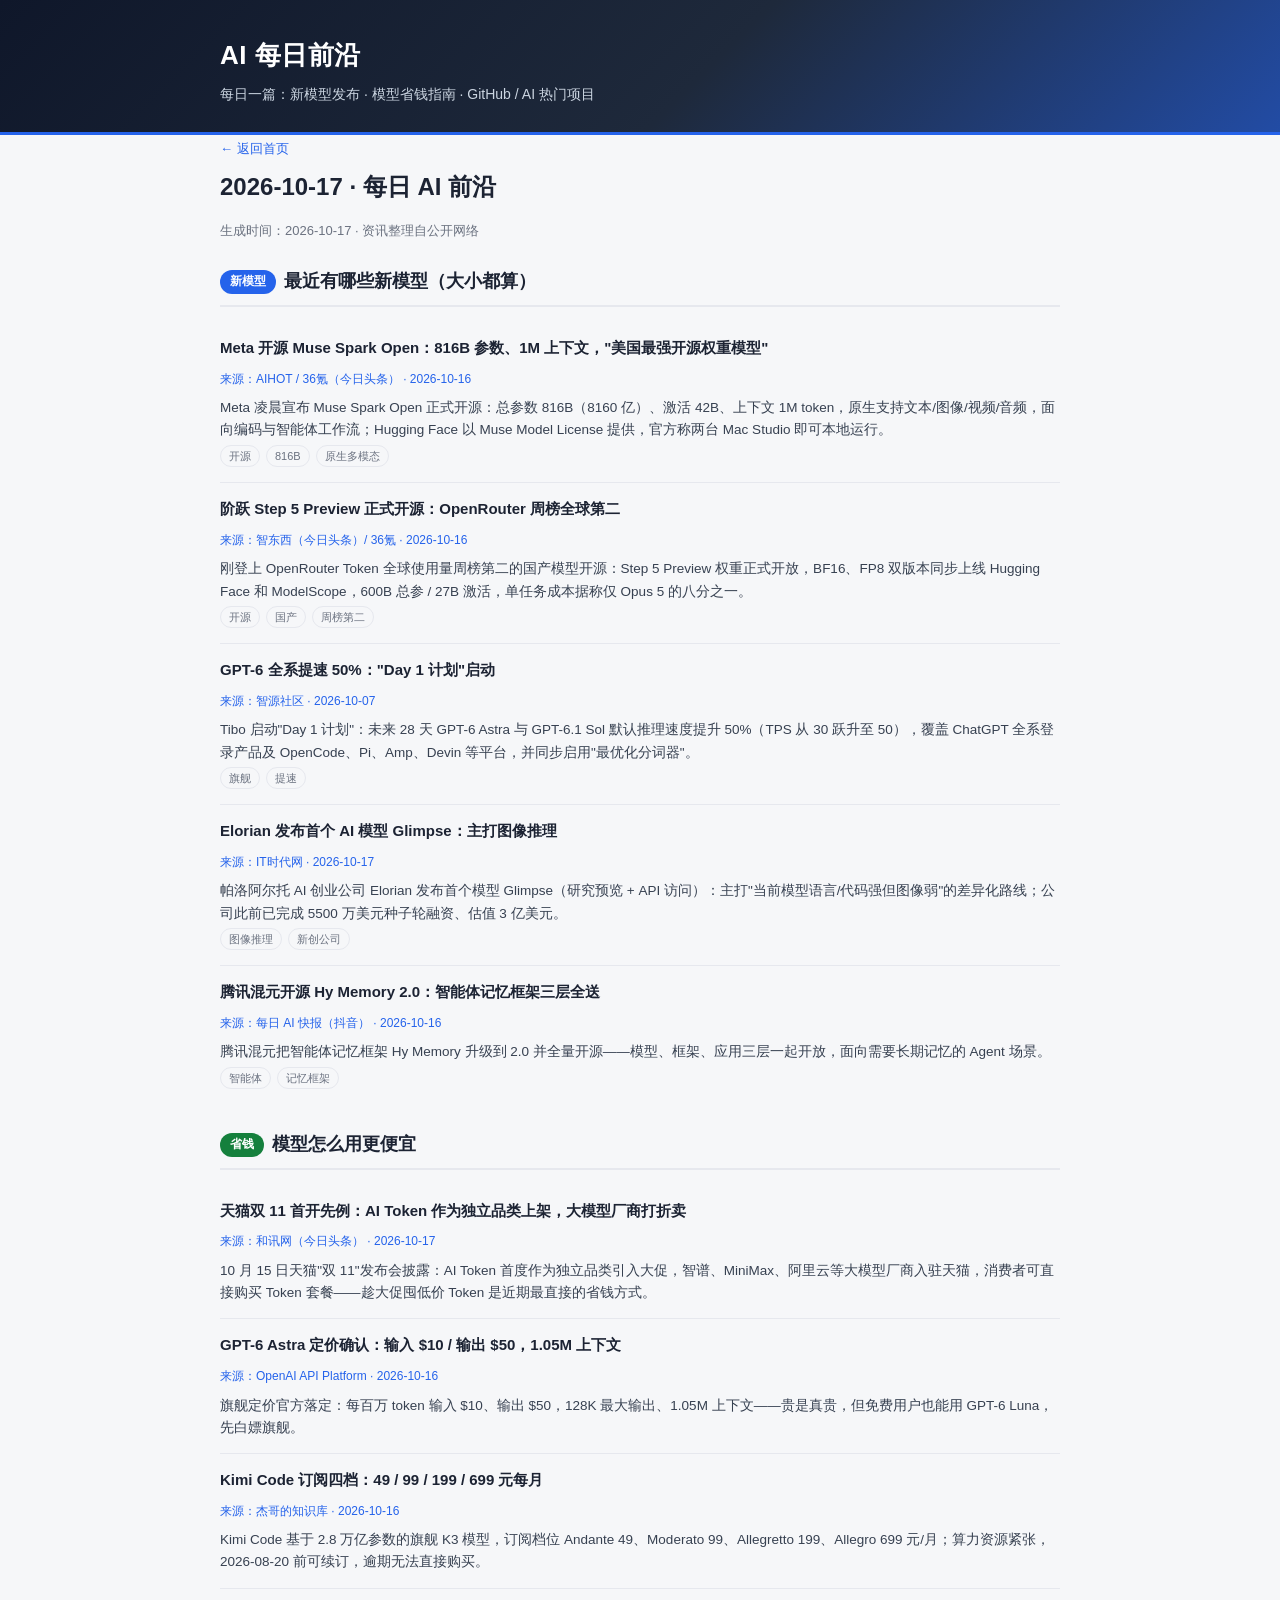
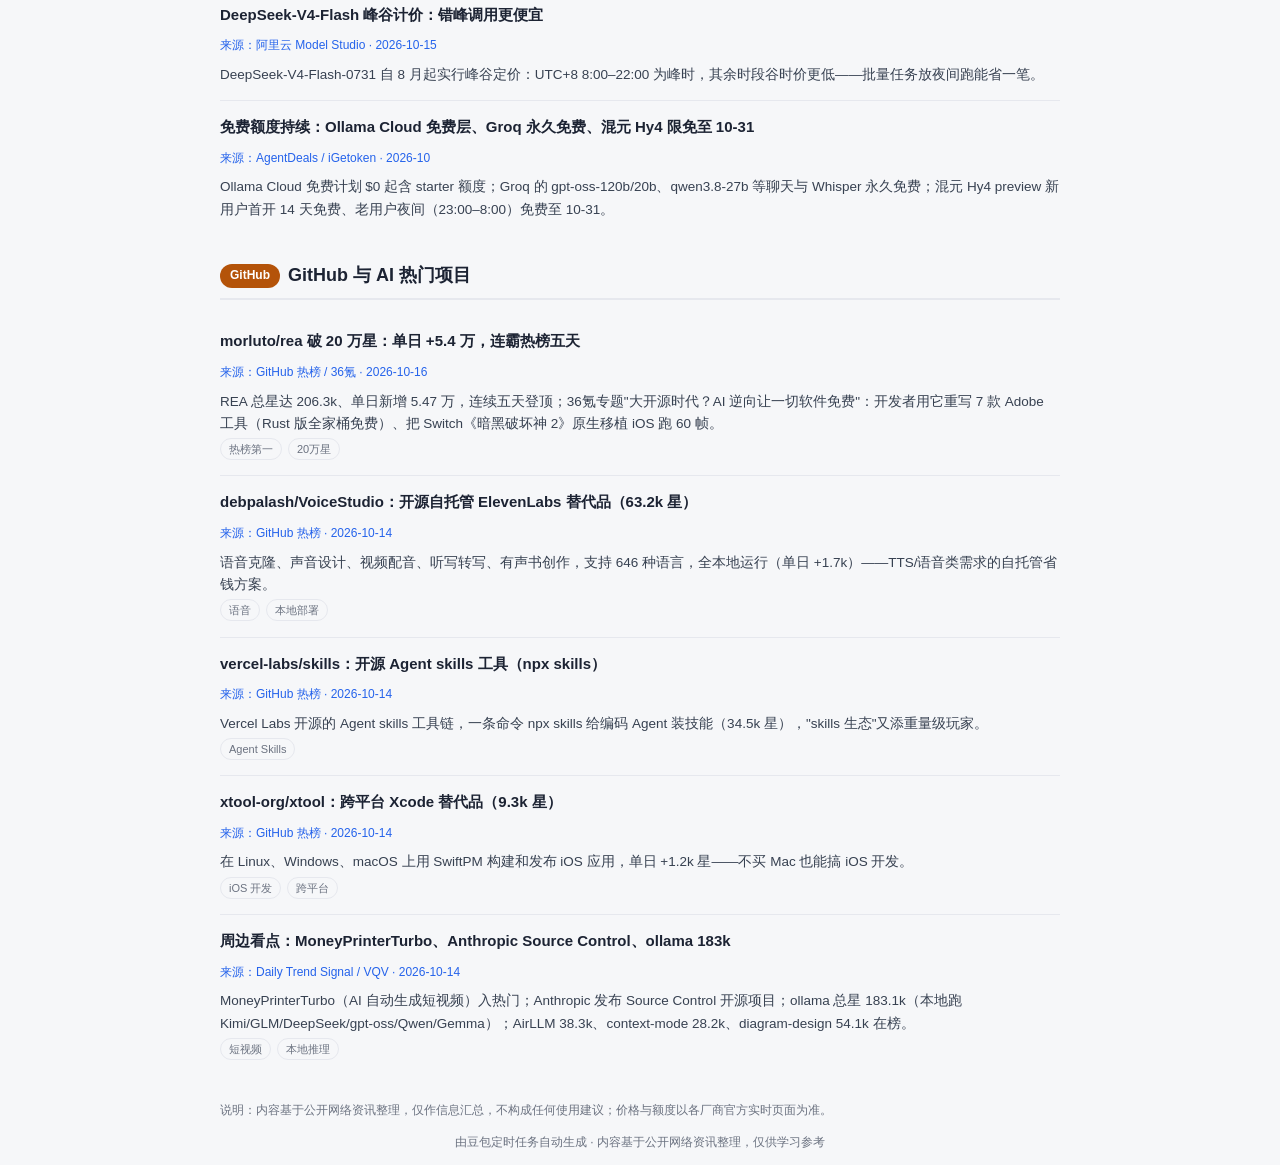
<file: daily/2026-10-17.html>
<!DOCTYPE html>
<html lang="zh-CN">
<head>
<meta charset="UTF-8">
<meta name="viewport" content="width=device-width, initial-scale=1.0">
<title>2026-10-17 · AI 每日前沿</title>
<link rel="stylesheet" href="../assets/style.css">
</head>
<body>
<header class="site">
  <div class="container">
    <h1><a href="../index.html" style="color:#fff;text-decoration:none;">AI 每日前沿</a></h1>
    <p class="sub">每日一篇：新模型发布 · 模型省钱指南 · GitHub / AI 热门项目</p>
  </div>
</header>

<main class="container article">
  <a href="../index.html" style="font-size:13px;color:#2563eb;text-decoration:none;">← 返回首页</a>
  <h1>2026-10-17 · 每日 AI 前沿</h1>
  <p class="meta">生成时间：2026-10-17 · 资讯整理自公开网络</p>

  <!-- 一、新模型 -->
  <section class="block">
    <h2><span class="badge model">新模型</span> 最近有哪些新模型（大小都算）</h2>

    <div class="item">
      <h3><a href="https://aihot.news/daily" target="_blank">Meta 开源 Muse Spark Open：816B 参数、1M 上下文，"美国最强开源权重模型"</a></h3>
      <span class="src">来源：AIHOT / 36氪（今日头条） · 2026-10-16</span>
      <p>Meta 凌晨宣布 Muse Spark Open 正式开源：总参数 816B（8160 亿）、激活 42B、上下文 1M token，原生支持文本/图像/视频/音频，面向编码与智能体工作流；Hugging Face 以 Muse Model License 提供，官方称两台 Mac Studio 即可本地运行。</p>
      <span class="tag">开源</span><span class="tag">816B</span><span class="tag">原生多模态</span>
    </div>

    <div class="item">
      <h3><a href="http://m.toutiao.com/group/7697089977640894976/" target="_blank">阶跃 Step 5 Preview 正式开源：OpenRouter 周榜全球第二</a></h3>
      <span class="src">来源：智东西（今日头条）/ 36氪 · 2026-10-16</span>
      <p>刚登上 OpenRouter Token 全球使用量周榜第二的国产模型开源：Step 5 Preview 权重正式开放，BF16、FP8 双版本同步上线 Hugging Face 和 ModelScope，600B 总参 / 27B 激活，单任务成本据称仅 Opus 5 的八分之一。</p>
      <span class="tag">开源</span><span class="tag">国产</span><span class="tag">周榜第二</span>
    </div>

    <div class="item">
      <h3><a href="https://hub.baai.ac.cn/?tag_id=1019" target="_blank">GPT-6 全系提速 50%："Day 1 计划"启动</a></h3>
      <span class="src">来源：智源社区 · 2026-10-07</span>
      <p>Tibo 启动"Day 1 计划"：未来 28 天 GPT-6 Astra 与 GPT-6.1 Sol 默认推理速度提升 50%（TPS 从 30 跃升至 50），覆盖 ChatGPT 全系登录产品及 OpenCode、Pi、Amp、Devin 等平台，并同步启用"最优化分词器"。</p>
      <span class="tag">旗舰</span><span class="tag">提速</span>
    </div>

    <div class="item">
      <h3><a href="http://m.toutiao.com/group/7697320197836931624/" target="_blank">Elorian 发布首个 AI 模型 Glimpse：主打图像推理</a></h3>
      <span class="src">来源：IT时代网 · 2026-10-17</span>
      <p>帕洛阿尔托 AI 创业公司 Elorian 发布首个模型 Glimpse（研究预览 + API 访问）：主打"当前模型语言/代码强但图像弱"的差异化路线；公司此前已完成 5500 万美元种子轮融资、估值 3 亿美元。</p>
      <span class="tag">图像推理</span><span class="tag">新创公司</span>
    </div>

    <div class="item">
      <h3><a href="https://www.iesdouyin.com/share/video/7697225221413620863" target="_blank">腾讯混元开源 Hy Memory 2.0：智能体记忆框架三层全送</a></h3>
      <span class="src">来源：每日 AI 快报（抖音） · 2026-10-16</span>
      <p>腾讯混元把智能体记忆框架 Hy Memory 升级到 2.0 并全量开源——模型、框架、应用三层一起开放，面向需要长期记忆的 Agent 场景。</p>
      <span class="tag">智能体</span><span class="tag">记忆框架</span>
    </div>
  </section>

  <!-- 二、省钱指南 -->
  <section class="block">
    <h2><span class="badge save">省钱</span> 模型怎么用更便宜</h2>

    <div class="item">
      <h3>天猫双 11 首开先例：AI Token 作为独立品类上架，大模型厂商打折卖</h3>
      <span class="src">来源：和讯网（今日头条） · 2026-10-17</span>
      <p>10 月 15 日天猫"双 11"发布会披露：AI Token 首度作为独立品类引入大促，智谱、MiniMax、阿里云等大模型厂商入驻天猫，消费者可直接购买 Token 套餐——趁大促囤低价 Token 是近期最直接的省钱方式。</p>
    </div>

    <div class="item">
      <h3>GPT-6 Astra 定价确认：输入 $10 / 输出 $50，1.05M 上下文</h3>
      <span class="src">来源：OpenAI API Platform · 2026-10-16</span>
      <p>旗舰定价官方落定：每百万 token 输入 $10、输出 $50，128K 最大输出、1.05M 上下文——贵是真贵，但免费用户也能用 GPT-6 Luna，先白嫖旗舰。</p>
    </div>

    <div class="item">
      <h3>Kimi Code 订阅四档：49 / 99 / 199 / 699 元每月</h3>
      <span class="src">来源：杰哥的知识库 · 2026-10-16</span>
      <p>Kimi Code 基于 2.8 万亿参数的旗舰 K3 模型，订阅档位 Andante 49、Moderato 99、Allegretto 199、Allegro 699 元/月；算力资源紧张，2026-08-20 前可续订，逾期无法直接购买。</p>
    </div>

    <div class="item">
      <h3>DeepSeek-V4-Flash 峰谷计价：错峰调用更便宜</h3>
      <span class="src">来源：阿里云 Model Studio · 2026-10-15</span>
      <p>DeepSeek-V4-Flash-0731 自 8 月起实行峰谷定价：UTC+8 8:00–22:00 为峰时，其余时段谷时价更低——批量任务放夜间跑能省一笔。</p>
    </div>

    <div class="item">
      <h3>免费额度持续：Ollama Cloud 免费层、Groq 永久免费、混元 Hy4 限免至 10-31</h3>
      <span class="src">来源：AgentDeals / iGetoken · 2026-10</span>
      <p>Ollama Cloud 免费计划 $0 起含 starter 额度；Groq 的 gpt-oss-120b/20b、qwen3.8-27b 等聊天与 Whisper 永久免费；混元 Hy4 preview 新用户首开 14 天免费、老用户夜间（23:00–8:00）免费至 10-31。</p>
    </div>
  </section>

  <!-- 三、GitHub 热门 -->
  <section class="block">
    <h2><span class="badge repo">GitHub</span> GitHub 与 AI 热门项目</h2>

    <div class="item">
      <h3><a href="https://36kr.com/p/4027900020920708" target="_blank">morluto/rea 破 20 万星：单日 +5.4 万，连霸热榜五天</a></h3>
      <span class="src">来源：GitHub 热榜 / 36氪 · 2026-10-16</span>
      <p>REA 总星达 206.3k、单日新增 5.47 万，连续五天登顶；36氪专题"大开源时代？AI 逆向让一切软件免费"：开发者用它重写 7 款 Adobe 工具（Rust 版全家桶免费）、把 Switch《暗黑破坏神 2》原生移植 iOS 跑 60 帧。</p>
      <span class="tag">热榜第一</span><span class="tag">20万星</span>
    </div>

    <div class="item">
      <h3><a href="https://github.hot/" target="_blank">debpalash/VoiceStudio：开源自托管 ElevenLabs 替代品（63.2k 星）</a></h3>
      <span class="src">来源：GitHub 热榜 · 2026-10-14</span>
      <p>语音克隆、声音设计、视频配音、听写转写、有声书创作，支持 646 种语言，全本地运行（单日 +1.7k）——TTS/语音类需求的自托管省钱方案。</p>
      <span class="tag">语音</span><span class="tag">本地部署</span>
    </div>

    <div class="item">
      <h3><a href="https://github.hot/" target="_blank">vercel-labs/skills：开源 Agent skills 工具（npx skills）</a></h3>
      <span class="src">来源：GitHub 热榜 · 2026-10-14</span>
      <p>Vercel Labs 开源的 Agent skills 工具链，一条命令 npx skills 给编码 Agent 装技能（34.5k 星），"skills 生态"又添重量级玩家。</p>
      <span class="tag">Agent Skills</span>
    </div>

    <div class="item">
      <h3><a href="https://github.hot/" target="_blank">xtool-org/xtool：跨平台 Xcode 替代品（9.3k 星）</a></h3>
      <span class="src">来源：GitHub 热榜 · 2026-10-14</span>
      <p>在 Linux、Windows、macOS 上用 SwiftPM 构建和发布 iOS 应用，单日 +1.2k 星——不买 Mac 也能搞 iOS 开发。</p>
      <span class="tag">iOS 开发</span><span class="tag">跨平台</span>
    </div>

    <div class="item">
      <h3><a href="https://dailytrendsignal.com/daily/daily-trend-signal-2026-10-14/" target="_blank">周边看点：MoneyPrinterTurbo、Anthropic Source Control、ollama 183k</a></h3>
      <span class="src">来源：Daily Trend Signal / VQV · 2026-10-14</span>
      <p>MoneyPrinterTurbo（AI 自动生成短视频）入热门；Anthropic 发布 Source Control 开源项目；ollama 总星 183.1k（本地跑 Kimi/GLM/DeepSeek/gpt-oss/Qwen/Gemma）；AirLLM 38.3k、context-mode 28.2k、diagram-design 54.1k 在榜。</p>
      <span class="tag">短视频</span><span class="tag">本地推理</span>
    </div>
  </section>

  <p style="font-size:12px;color:#6b7280;margin-top:26px;">说明：内容基于公开网络资讯整理，仅作信息汇总，不构成任何使用建议；价格与额度以各厂商官方实时页面为准。</p>
</main>

<footer class="container">
  <p>由豆包定时任务自动生成 · 内容基于公开网络资讯整理，仅供学习参考</p>
</footer>
</body>
</html>
</file>
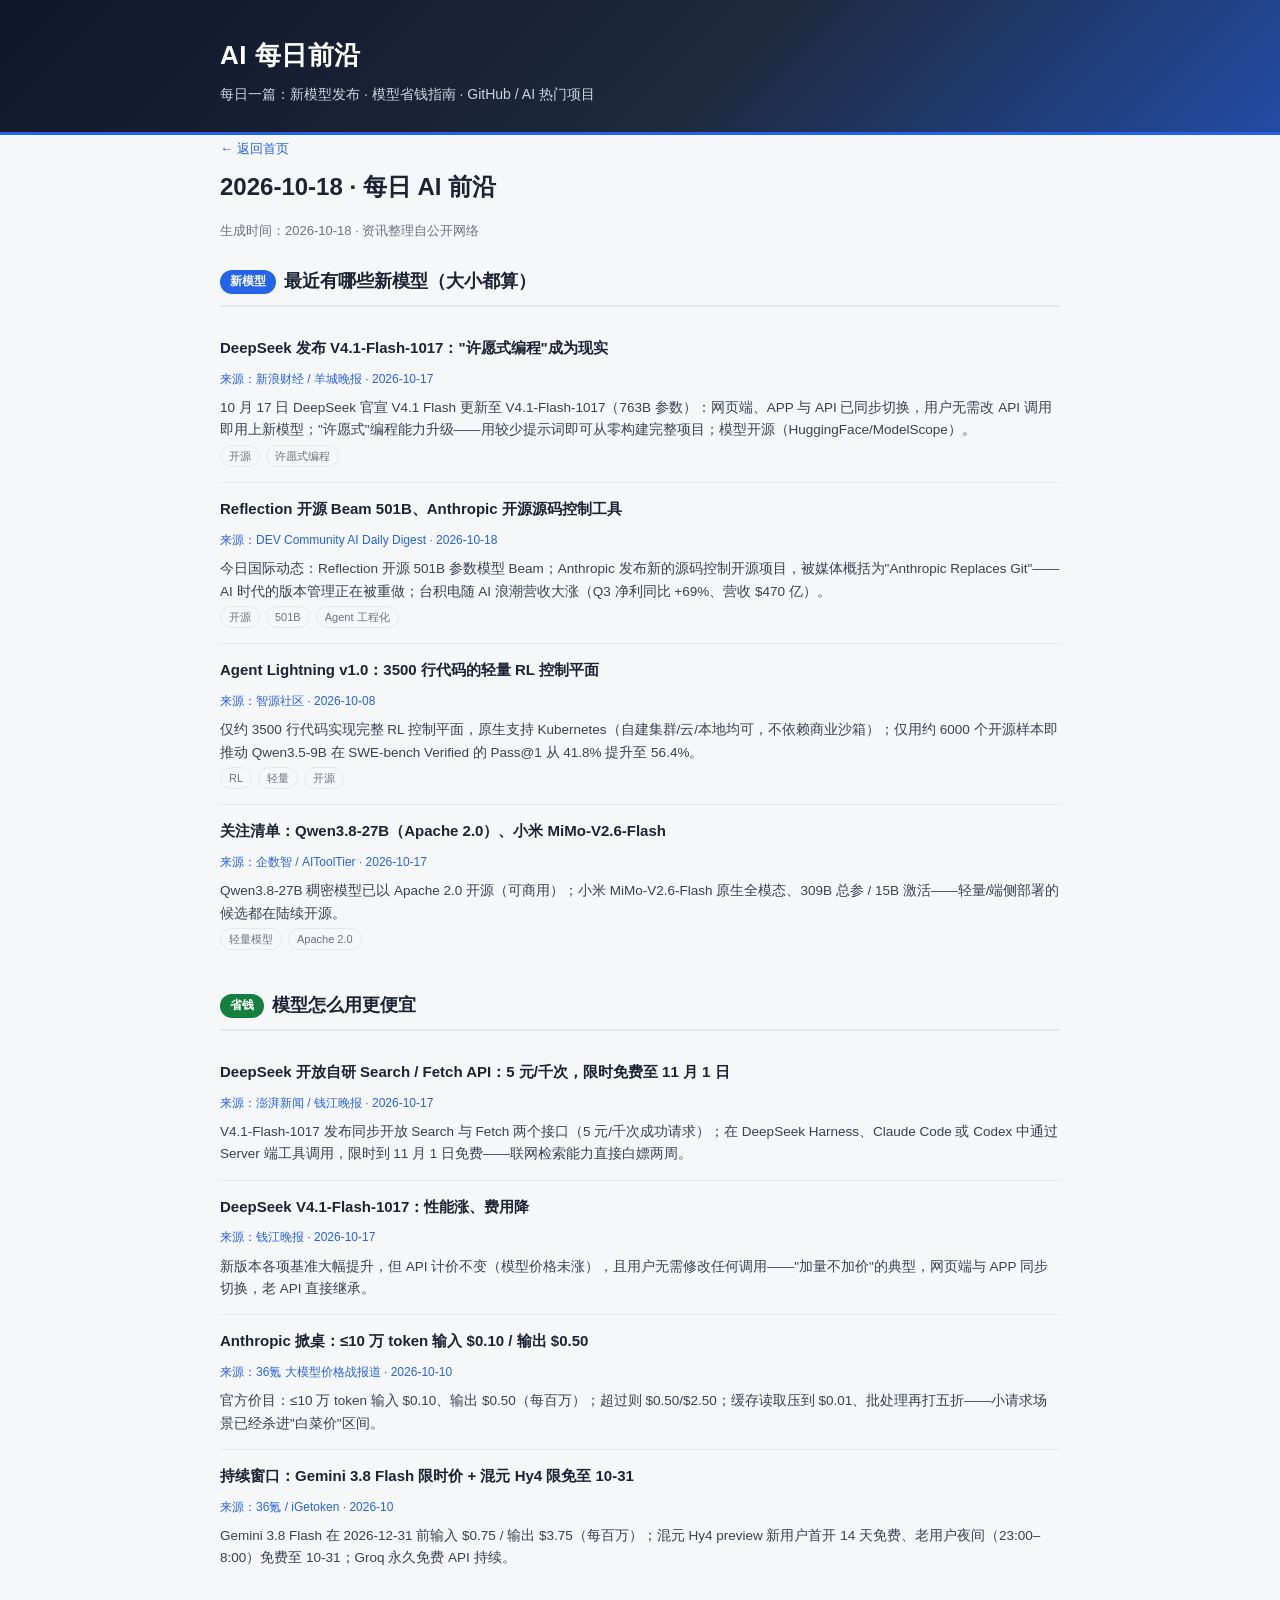
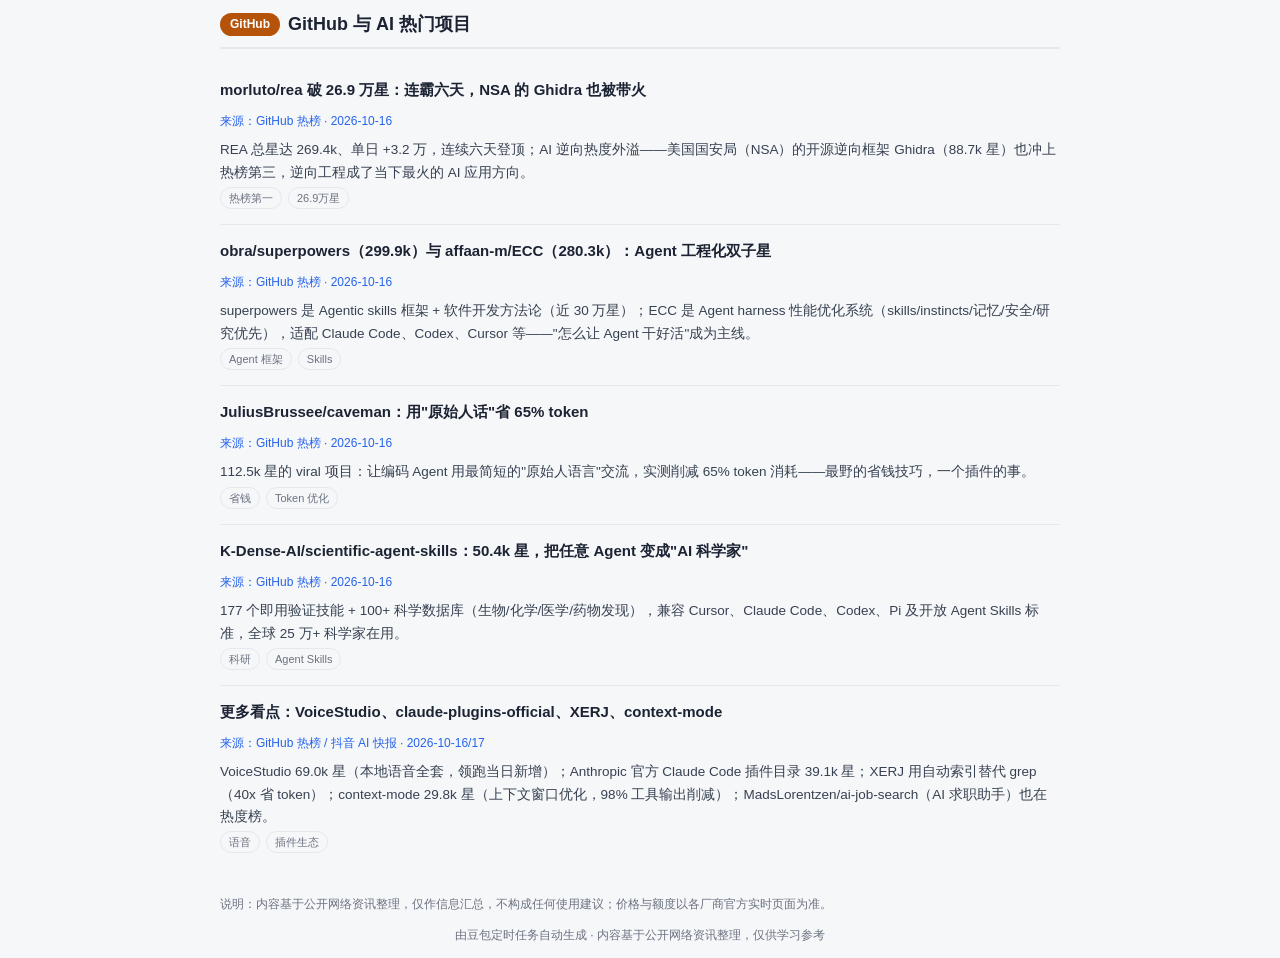
<file: daily/2026-10-18.html>
<!DOCTYPE html>
<html lang="zh-CN">
<head>
<meta charset="UTF-8">
<meta name="viewport" content="width=device-width, initial-scale=1.0">
<title>2026-10-18 · AI 每日前沿</title>
<link rel="stylesheet" href="../assets/style.css">
</head>
<body>
<header class="site">
  <div class="container">
    <h1><a href="../index.html" style="color:#fff;text-decoration:none;">AI 每日前沿</a></h1>
    <p class="sub">每日一篇：新模型发布 · 模型省钱指南 · GitHub / AI 热门项目</p>
  </div>
</header>

<main class="container article">
  <a href="../index.html" style="font-size:13px;color:#2563eb;text-decoration:none;">← 返回首页</a>
  <h1>2026-10-18 · 每日 AI 前沿</h1>
  <p class="meta">生成时间：2026-10-18 · 资讯整理自公开网络</p>

  <!-- 一、新模型 -->
  <section class="block">
    <h2><span class="badge model">新模型</span> 最近有哪些新模型（大小都算）</h2>

    <div class="item">
      <h3><a href="http://finance.sina.cn/2026-10-17/detail-inivpspz6379585.d.html" target="_blank">DeepSeek 发布 V4.1-Flash-1017："许愿式编程"成为现实</a></h3>
      <span class="src">来源：新浪财经 / 羊城晚报 · 2026-10-17</span>
      <p>10 月 17 日 DeepSeek 官宣 V4.1 Flash 更新至 V4.1-Flash-1017（763B 参数）：网页端、APP 与 API 已同步切换，用户无需改 API 调用即用上新模型；"许愿式"编程能力升级——用较少提示词即可从零构建完整项目；模型开源（HuggingFace/ModelScope）。</p>
      <span class="tag">开源</span><span class="tag">许愿式编程</span>
    </div>

    <div class="item">
      <h3><a href="https://dev.to/hiroki-ii-ai/ai-daily-digest-october-18-2026-reflection-opens-beam-501b-anthropic-replaces-git-tsmc-rides-4d7l" target="_blank">Reflection 开源 Beam 501B、Anthropic 开源源码控制工具</a></h3>
      <span class="src">来源：DEV Community AI Daily Digest · 2026-10-18</span>
      <p>今日国际动态：Reflection 开源 501B 参数模型 Beam；Anthropic 发布新的源码控制开源项目，被媒体概括为"Anthropic Replaces Git"——AI 时代的版本管理正在被重做；台积电随 AI 浪潮营收大涨（Q3 净利同比 +69%、营收 $470 亿）。</p>
      <span class="tag">开源</span><span class="tag">501B</span><span class="tag">Agent 工程化</span>
    </div>

    <div class="item">
      <h3><a href="https://hub.baai.ac.cn/?tag_id=82" target="_blank">Agent Lightning v1.0：3500 行代码的轻量 RL 控制平面</a></h3>
      <span class="src">来源：智源社区 · 2026-10-08</span>
      <p>仅约 3500 行代码实现完整 RL 控制平面，原生支持 Kubernetes（自建集群/云/本地均可，不依赖商业沙箱）；仅用约 6000 个开源样本即推动 Qwen3.5-9B 在 SWE-bench Verified 的 Pass@1 从 41.8% 提升至 56.4%。</p>
      <span class="tag">RL</span><span class="tag">轻量</span><span class="tag">开源</span>
    </div>

    <div class="item">
      <h3><a href="https://www.qishuzhi.com/llmlist" target="_blank">关注清单：Qwen3.8-27B（Apache 2.0）、小米 MiMo-V2.6-Flash</a></h3>
      <span class="src">来源：企数智 / AIToolTier · 2026-10-17</span>
      <p>Qwen3.8-27B 稠密模型已以 Apache 2.0 开源（可商用）；小米 MiMo-V2.6-Flash 原生全模态、309B 总参 / 15B 激活——轻量/端侧部署的候选都在陆续开源。</p>
      <span class="tag">轻量模型</span><span class="tag">Apache 2.0</span>
    </div>
  </section>

  <!-- 二、省钱指南 -->
  <section class="block">
    <h2><span class="badge save">省钱</span> 模型怎么用更便宜</h2>

    <div class="item">
      <h3>DeepSeek 开放自研 Search / Fetch API：5 元/千次，限时免费至 11 月 1 日</h3>
      <span class="src">来源：澎湃新闻 / 钱江晚报 · 2026-10-17</span>
      <p>V4.1-Flash-1017 发布同步开放 Search 与 Fetch 两个接口（5 元/千次成功请求）；在 DeepSeek Harness、Claude Code 或 Codex 中通过 Server 端工具调用，限时到 11 月 1 日免费——联网检索能力直接白嫖两周。</p>
    </div>

    <div class="item">
      <h3>DeepSeek V4.1-Flash-1017：性能涨、费用降</h3>
      <span class="src">来源：钱江晚报 · 2026-10-17</span>
      <p>新版本各项基准大幅提升，但 API 计价不变（模型价格未涨），且用户无需修改任何调用——"加量不加价"的典型，网页端与 APP 同步切换，老 API 直接继承。</p>
    </div>

    <div class="item">
      <h3>Anthropic 掀桌：≤10 万 token 输入 $0.10 / 输出 $0.50</h3>
      <span class="src">来源：36氪 大模型价格战报道 · 2026-10-10</span>
      <p>官方价目：≤10 万 token 输入 $0.10、输出 $0.50（每百万）；超过则 $0.50/$2.50；缓存读取压到 $0.01、批处理再打五折——小请求场景已经杀进"白菜价"区间。</p>
    </div>

    <div class="item">
      <h3>持续窗口：Gemini 3.8 Flash 限时价 + 混元 Hy4 限免至 10-31</h3>
      <span class="src">来源：36氪 / iGetoken · 2026-10</span>
      <p>Gemini 3.8 Flash 在 2026-12-31 前输入 $0.75 / 输出 $3.75（每百万）；混元 Hy4 preview 新用户首开 14 天免费、老用户夜间（23:00–8:00）免费至 10-31；Groq 永久免费 API 持续。</p>
    </div>
  </section>

  <!-- 三、GitHub 热门 -->
  <section class="block">
    <h2><span class="badge repo">GitHub</span> GitHub 与 AI 热门项目</h2>

    <div class="item">
      <h3><a href="https://github.hot/" target="_blank">morluto/rea 破 26.9 万星：连霸六天，NSA 的 Ghidra 也被带火</a></h3>
      <span class="src">来源：GitHub 热榜 · 2026-10-16</span>
      <p>REA 总星达 269.4k、单日 +3.2 万，连续六天登顶；AI 逆向热度外溢——美国国安局（NSA）的开源逆向框架 Ghidra（88.7k 星）也冲上热榜第三，逆向工程成了当下最火的 AI 应用方向。</p>
      <span class="tag">热榜第一</span><span class="tag">26.9万星</span>
    </div>

    <div class="item">
      <h3><a href="https://github.hot/" target="_blank">obra/superpowers（299.9k）与 affaan-m/ECC（280.3k）：Agent 工程化双子星</a></h3>
      <span class="src">来源：GitHub 热榜 · 2026-10-16</span>
      <p>superpowers 是 Agentic skills 框架 + 软件开发方法论（近 30 万星）；ECC 是 Agent harness 性能优化系统（skills/instincts/记忆/安全/研究优先），适配 Claude Code、Codex、Cursor 等——"怎么让 Agent 干好活"成为主线。</p>
      <span class="tag">Agent 框架</span><span class="tag">Skills</span>
    </div>

    <div class="item">
      <h3><a href="https://github.hot/" target="_blank">JuliusBrussee/caveman：用"原始人话"省 65% token</a></h3>
      <span class="src">来源：GitHub 热榜 · 2026-10-16</span>
      <p>112.5k 星的 viral 项目：让编码 Agent 用最简短的"原始人语言"交流，实测削减 65% token 消耗——最野的省钱技巧，一个插件的事。</p>
      <span class="tag">省钱</span><span class="tag">Token 优化</span>
    </div>

    <div class="item">
      <h3><a href="https://github.hot/" target="_blank">K-Dense-AI/scientific-agent-skills：50.4k 星，把任意 Agent 变成"AI 科学家"</a></h3>
      <span class="src">来源：GitHub 热榜 · 2026-10-16</span>
      <p>177 个即用验证技能 + 100+ 科学数据库（生物/化学/医学/药物发现），兼容 Cursor、Claude Code、Codex、Pi 及开放 Agent Skills 标准，全球 25 万+ 科学家在用。</p>
      <span class="tag">科研</span><span class="tag">Agent Skills</span>
    </div>

    <div class="item">
      <h3><a href="https://www.iesdouyin.com/share/video/7697472179534048890" target="_blank">更多看点：VoiceStudio、claude-plugins-official、XERJ、context-mode</a></h3>
      <span class="src">来源：GitHub 热榜 / 抖音 AI 快报 · 2026-10-16/17</span>
      <p>VoiceStudio 69.0k 星（本地语音全套，领跑当日新增）；Anthropic 官方 Claude Code 插件目录 39.1k 星；XERJ 用自动索引替代 grep（40x 省 token）；context-mode 29.8k 星（上下文窗口优化，98% 工具输出削减）；MadsLorentzen/ai-job-search（AI 求职助手）也在热度榜。</p>
      <span class="tag">语音</span><span class="tag">插件生态</span>
    </div>
  </section>

  <p style="font-size:12px;color:#6b7280;margin-top:26px;">说明：内容基于公开网络资讯整理，仅作信息汇总，不构成任何使用建议；价格与额度以各厂商官方实时页面为准。</p>
</main>

<footer class="container">
  <p>由豆包定时任务自动生成 · 内容基于公开网络资讯整理，仅供学习参考</p>
</footer>
</body>
</html>
</file>
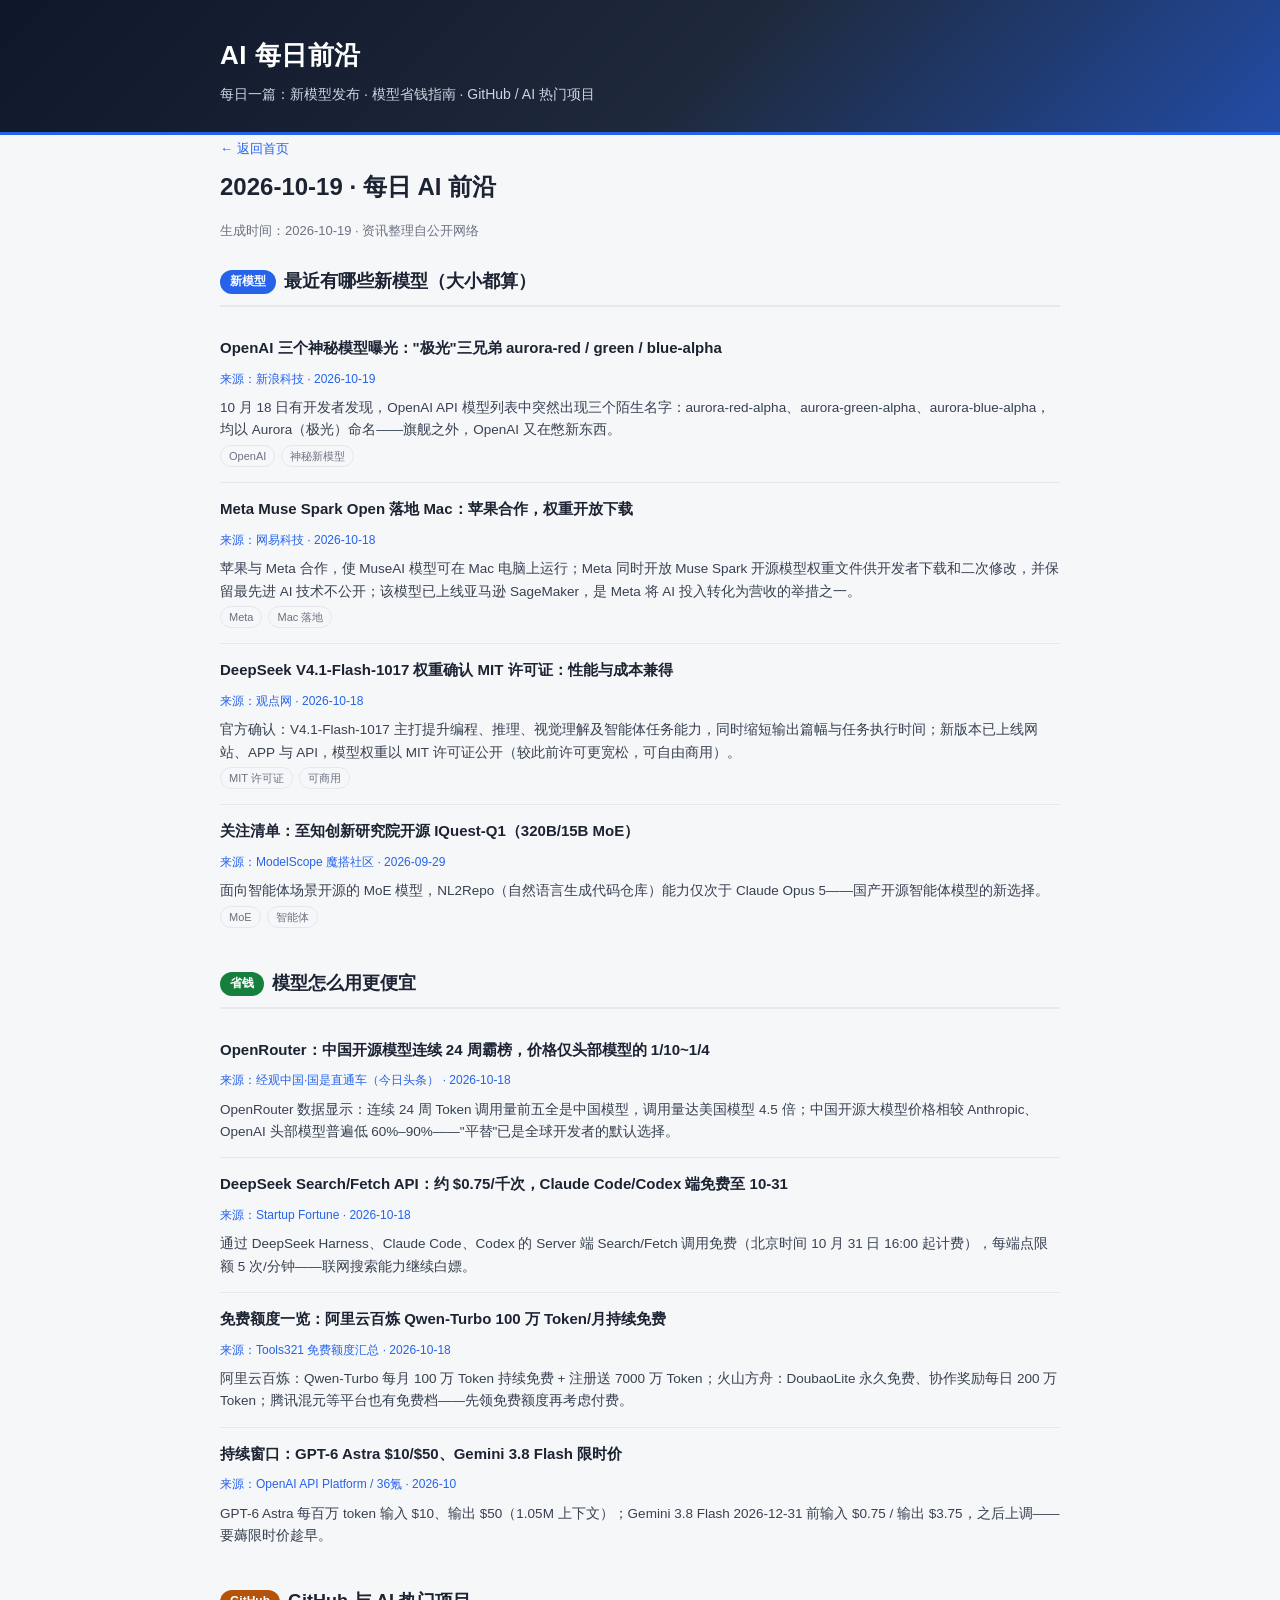
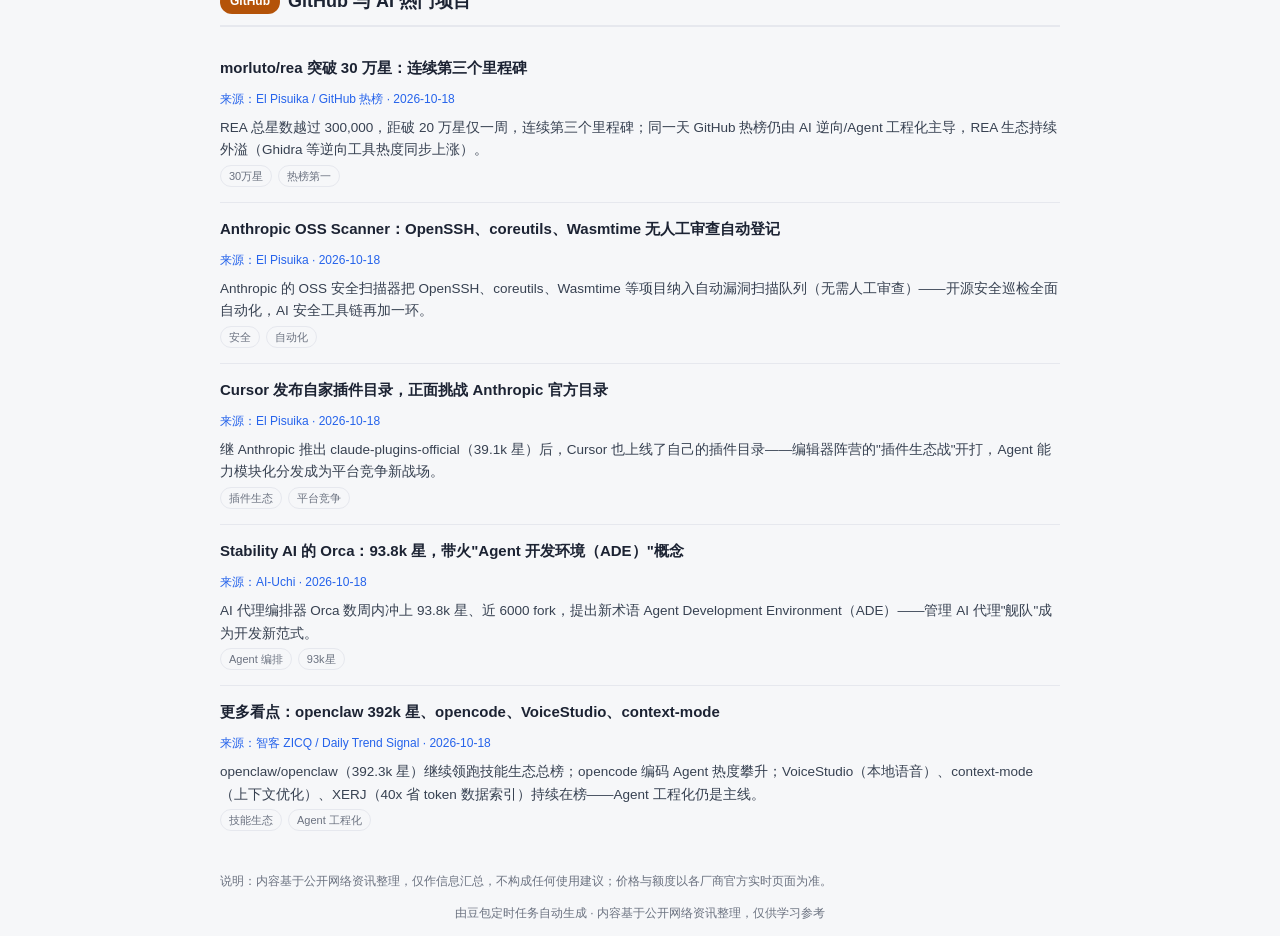
<file: daily/2026-10-19.html>
<!DOCTYPE html>
<html lang="zh-CN">
<head>
<meta charset="UTF-8">
<meta name="viewport" content="width=device-width, initial-scale=1.0">
<title>2026-10-19 · AI 每日前沿</title>
<link rel="stylesheet" href="../assets/style.css">
</head>
<body>
<header class="site">
  <div class="container">
    <h1><a href="../index.html" style="color:#fff;text-decoration:none;">AI 每日前沿</a></h1>
    <p class="sub">每日一篇：新模型发布 · 模型省钱指南 · GitHub / AI 热门项目</p>
  </div>
</header>

<main class="container article">
  <a href="../index.html" style="font-size:13px;color:#2563eb;text-decoration:none;">← 返回首页</a>
  <h1>2026-10-19 · 每日 AI 前沿</h1>
  <p class="meta">生成时间：2026-10-19 · 资讯整理自公开网络</p>

  <!-- 一、新模型 -->
  <section class="block">
    <h2><span class="badge model">新模型</span> 最近有哪些新模型（大小都算）</h2>

    <div class="item">
      <h3><a href="https://finance.sina.com.cn/tech/roll/2026-10-19/doc-inivtchu0778242.shtml" target="_blank">OpenAI 三个神秘模型曝光："极光"三兄弟 aurora-red / green / blue-alpha</a></h3>
      <span class="src">来源：新浪科技 · 2026-10-19</span>
      <p>10 月 18 日有开发者发现，OpenAI API 模型列表中突然出现三个陌生名字：aurora-red-alpha、aurora-green-alpha、aurora-blue-alpha，均以 Aurora（极光）命名——旗舰之外，OpenAI 又在憋新东西。</p>
      <span class="tag">OpenAI</span><span class="tag">神秘新模型</span>
    </div>

    <div class="item">
      <h3><a href="http://m.163.com/dy/article/L9HUCO1F05198CJN.html" target="_blank">Meta Muse Spark Open 落地 Mac：苹果合作，权重开放下载</a></h3>
      <span class="src">来源：网易科技 · 2026-10-18</span>
      <p>苹果与 Meta 合作，使 MuseAI 模型可在 Mac 电脑上运行；Meta 同时开放 Muse Spark 开源模型权重文件供开发者下载和二次修改，并保留最先进 AI 技术不公开；该模型已上线亚马逊 SageMaker，是 Meta 将 AI 投入转化为营收的举措之一。</p>
      <span class="tag">Meta</span><span class="tag">Mac 落地</span>
    </div>

    <div class="item">
      <h3><a href="http://m.toutiao.com/group/7697999854450065929/" target="_blank">DeepSeek V4.1-Flash-1017 权重确认 MIT 许可证：性能与成本兼得</a></h3>
      <span class="src">来源：观点网 · 2026-10-18</span>
      <p>官方确认：V4.1-Flash-1017 主打提升编程、推理、视觉理解及智能体任务能力，同时缩短输出篇幅与任务执行时间；新版本已上线网站、APP 与 API，模型权重以 MIT 许可证公开（较此前许可更宽松，可自由商用）。</p>
      <span class="tag">MIT 许可证</span><span class="tag">可商用</span>
    </div>

    <div class="item">
      <h3><a href="https://community.modelscope.cn" target="_blank">关注清单：至知创新研究院开源 IQuest-Q1（320B/15B MoE）</a></h3>
      <span class="src">来源：ModelScope 魔搭社区 · 2026-09-29</span>
      <p>面向智能体场景开源的 MoE 模型，NL2Repo（自然语言生成代码仓库）能力仅次于 Claude Opus 5——国产开源智能体模型的新选择。</p>
      <span class="tag">MoE</span><span class="tag">智能体</span>
    </div>
  </section>

  <!-- 二、省钱指南 -->
  <section class="block">
    <h2><span class="badge save">省钱</span> 模型怎么用更便宜</h2>

    <div class="item">
      <h3>OpenRouter：中国开源模型连续 24 周霸榜，价格仅头部模型的 1/10~1/4</h3>
      <span class="src">来源：经观中国·国是直通车（今日头条） · 2026-10-18</span>
      <p>OpenRouter 数据显示：连续 24 周 Token 调用量前五全是中国模型，调用量达美国模型 4.5 倍；中国开源大模型价格相较 Anthropic、OpenAI 头部模型普遍低 60%–90%——"平替"已是全球开发者的默认选择。</p>
    </div>

    <div class="item">
      <h3>DeepSeek Search/Fetch API：约 $0.75/千次，Claude Code/Codex 端免费至 10-31</h3>
      <span class="src">来源：Startup Fortune · 2026-10-18</span>
      <p>通过 DeepSeek Harness、Claude Code、Codex 的 Server 端 Search/Fetch 调用免费（北京时间 10 月 31 日 16:00 起计费），每端点限额 5 次/分钟——联网搜索能力继续白嫖。</p>
    </div>

    <div class="item">
      <h3>免费额度一览：阿里云百炼 Qwen-Turbo 100 万 Token/月持续免费</h3>
      <span class="src">来源：Tools321 免费额度汇总 · 2026-10-18</span>
      <p>阿里云百炼：Qwen-Turbo 每月 100 万 Token 持续免费 + 注册送 7000 万 Token；火山方舟：DoubaoLite 永久免费、协作奖励每日 200 万 Token；腾讯混元等平台也有免费档——先领免费额度再考虑付费。</p>
    </div>

    <div class="item">
      <h3>持续窗口：GPT-6 Astra $10/$50、Gemini 3.8 Flash 限时价</h3>
      <span class="src">来源：OpenAI API Platform / 36氪 · 2026-10</span>
      <p>GPT-6 Astra 每百万 token 输入 $10、输出 $50（1.05M 上下文）；Gemini 3.8 Flash 2026-12-31 前输入 $0.75 / 输出 $3.75，之后上调——要薅限时价趁早。</p>
    </div>
  </section>

  <!-- 三、GitHub 热门 -->
  <section class="block">
    <h2><span class="badge repo">GitHub</span> GitHub 与 AI 热门项目</h2>

    <div class="item">
      <h3><a href="https://elpisuika.com/ia/2026-10-18.html" target="_blank">morluto/rea 突破 30 万星：连续第三个里程碑</a></h3>
      <span class="src">来源：El Pisuika / GitHub 热榜 · 2026-10-18</span>
      <p>REA 总星数越过 300,000，距破 20 万星仅一周，连续第三个里程碑；同一天 GitHub 热榜仍由 AI 逆向/Agent 工程化主导，REA 生态持续外溢（Ghidra 等逆向工具热度同步上涨）。</p>
      <span class="tag">30万星</span><span class="tag">热榜第一</span>
    </div>

    <div class="item">
      <h3><a href="https://elpisuika.com/ia/2026-10-18.html" target="_blank">Anthropic OSS Scanner：OpenSSH、coreutils、Wasmtime 无人工审查自动登记</a></h3>
      <span class="src">来源：El Pisuika · 2026-10-18</span>
      <p>Anthropic 的 OSS 安全扫描器把 OpenSSH、coreutils、Wasmtime 等项目纳入自动漏洞扫描队列（无需人工审查）——开源安全巡检全面自动化，AI 安全工具链再加一环。</p>
      <span class="tag">安全</span><span class="tag">自动化</span>
    </div>

    <div class="item">
      <h3><a href="https://elpisuika.com/ia/2026-10-18.html" target="_blank">Cursor 发布自家插件目录，正面挑战 Anthropic 官方目录</a></h3>
      <span class="src">来源：El Pisuika · 2026-10-18</span>
      <p>继 Anthropic 推出 claude-plugins-official（39.1k 星）后，Cursor 也上线了自己的插件目录——编辑器阵营的"插件生态战"开打，Agent 能力模块化分发成为平台竞争新战场。</p>
      <span class="tag">插件生态</span><span class="tag">平台竞争</span>
    </div>

    <div class="item">
      <h3><a href="https://ai-uchi.ru/news/orca-stablyai-ai-agent-orchestrator/" target="_blank">Stability AI 的 Orca：93.8k 星，带火"Agent 开发环境（ADE）"概念</a></h3>
      <span class="src">来源：AI-Uchi · 2026-10-18</span>
      <p>AI 代理编排器 Orca 数周内冲上 93.8k 星、近 6000 fork，提出新术语 Agent Development Environment（ADE）——管理 AI 代理"舰队"成为开发新范式。</p>
      <span class="tag">Agent 编排</span><span class="tag">93k星</span>
    </div>

    <div class="item">
      <h3><a href="https://zicq.com/en/rankings/github" target="_blank">更多看点：openclaw 392k 星、opencode、VoiceStudio、context-mode</a></h3>
      <span class="src">来源：智客 ZICQ / Daily Trend Signal · 2026-10-18</span>
      <p>openclaw/openclaw（392.3k 星）继续领跑技能生态总榜；opencode 编码 Agent 热度攀升；VoiceStudio（本地语音）、context-mode（上下文优化）、XERJ（40x 省 token 数据索引）持续在榜——Agent 工程化仍是主线。</p>
      <span class="tag">技能生态</span><span class="tag">Agent 工程化</span>
    </div>
  </section>

  <p style="font-size:12px;color:#6b7280;margin-top:26px;">说明：内容基于公开网络资讯整理，仅作信息汇总，不构成任何使用建议；价格与额度以各厂商官方实时页面为准。</p>
</main>

<footer class="container">
  <p>由豆包定时任务自动生成 · 内容基于公开网络资讯整理，仅供学习参考</p>
</footer>
</body>
</html>
</file>
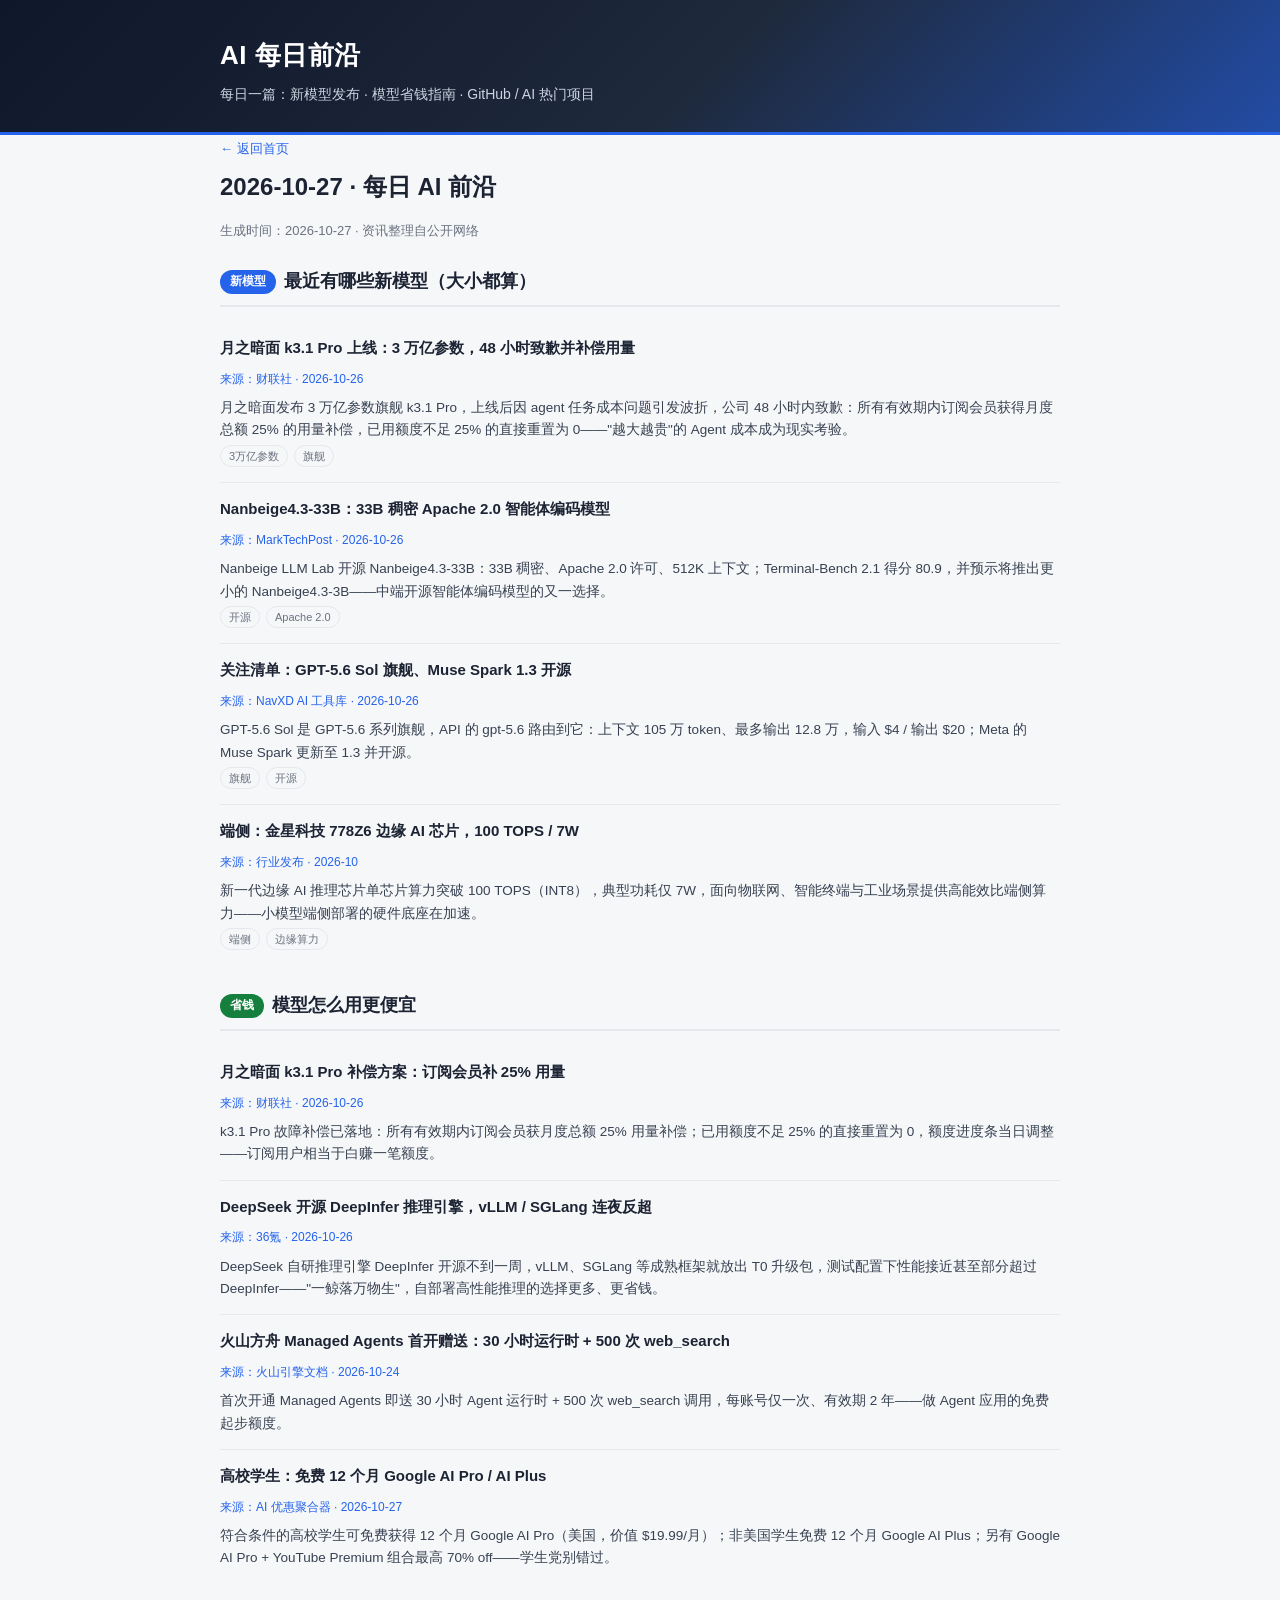
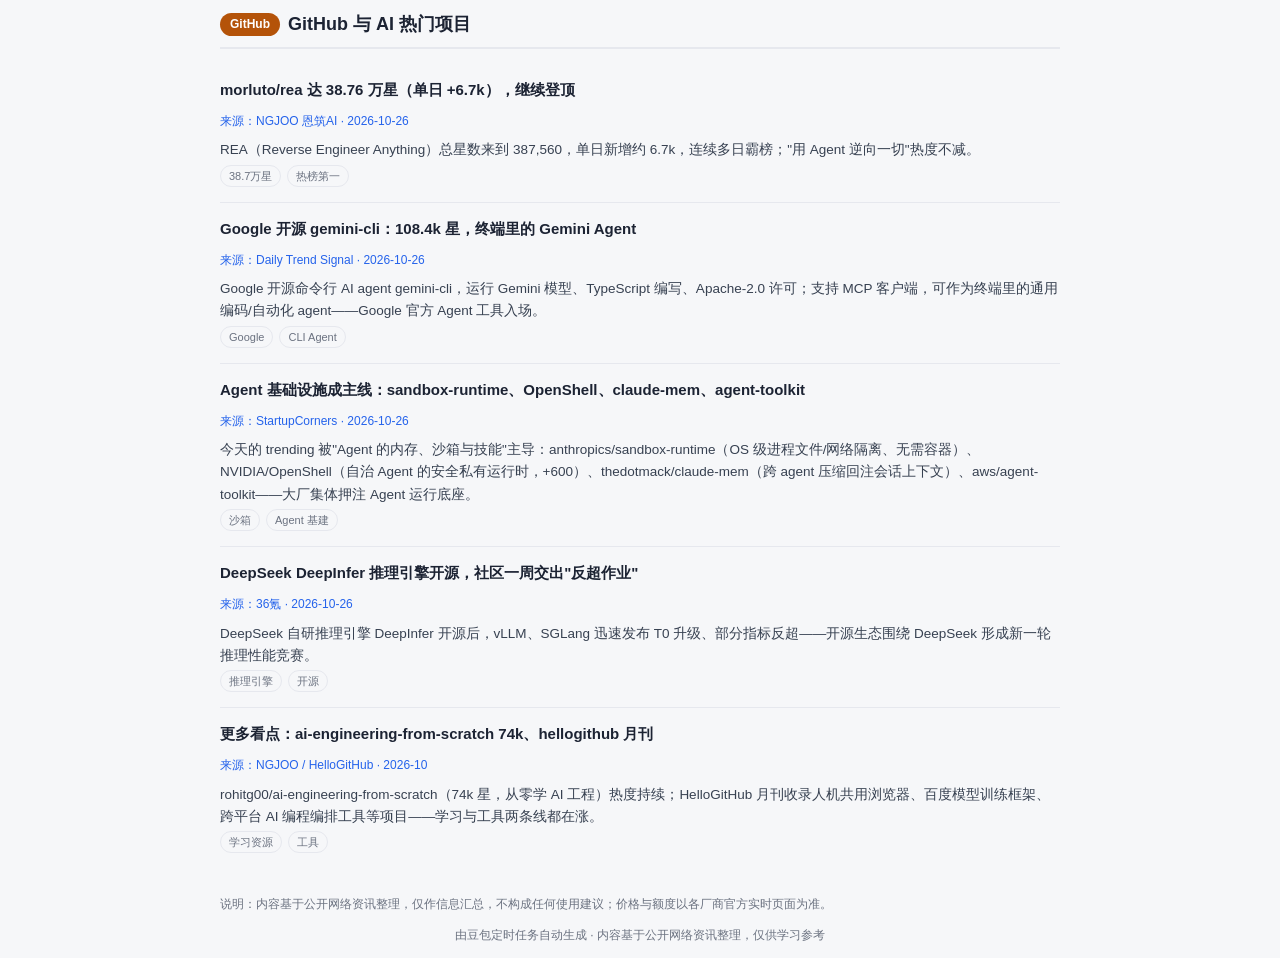
<file: daily/2026-10-27.html>
<!DOCTYPE html>
<html lang="zh-CN">
<head>
<meta charset="UTF-8">
<meta name="viewport" content="width=device-width, initial-scale=1.0">
<title>2026-10-27 · AI 每日前沿</title>
<link rel="stylesheet" href="../assets/style.css">
</head>
<body>
<header class="site">
  <div class="container">
    <h1><a href="../index.html" style="color:#fff;text-decoration:none;">AI 每日前沿</a></h1>
    <p class="sub">每日一篇：新模型发布 · 模型省钱指南 · GitHub / AI 热门项目</p>
  </div>
</header>

<main class="container article">
  <a href="../index.html" style="font-size:13px;color:#2563eb;text-decoration:none;">← 返回首页</a>
  <h1>2026-10-27 · 每日 AI 前沿</h1>
  <p class="meta">生成时间：2026-10-27 · 资讯整理自公开网络</p>

  <!-- 一、新模型 -->
  <section class="block">
    <h2><span class="badge model">新模型</span> 最近有哪些新模型（大小都算）</h2>

    <div class="item">
      <h3><a href="http://m.toutiao.com/group/7700986489131254301/" target="_blank">月之暗面 k3.1 Pro 上线：3 万亿参数，48 小时致歉并补偿用量</a></h3>
      <span class="src">来源：财联社 · 2026-10-26</span>
      <p>月之暗面发布 3 万亿参数旗舰 k3.1 Pro，上线后因 agent 任务成本问题引发波折，公司 48 小时内致歉：所有有效期内订阅会员获得月度总额 25% 的用量补偿，已用额度不足 25% 的直接重置为 0——"越大越贵"的 Agent 成本成为现实考验。</p>
      <span class="tag">3万亿参数</span><span class="tag">旗舰</span>
    </div>

    <div class="item">
      <h3><a href="https://www.marktechpost.com" target="_blank">Nanbeige4.3-33B：33B 稠密 Apache 2.0 智能体编码模型</a></h3>
      <span class="src">来源：MarkTechPost · 2026-10-26</span>
      <p>Nanbeige LLM Lab 开源 Nanbeige4.3-33B：33B 稠密、Apache 2.0 许可、512K 上下文；Terminal-Bench 2.1 得分 80.9，并预示将推出更小的 Nanbeige4.3-3B——中端开源智能体编码模型的又一选择。</p>
      <span class="tag">开源</span><span class="tag">Apache 2.0</span>
    </div>

    <div class="item">
      <h3><a href="https://navxd.com/navigation/models/" target="_blank">关注清单：GPT-5.6 Sol 旗舰、Muse Spark 1.3 开源</a></h3>
      <span class="src">来源：NavXD AI 工具库 · 2026-10-26</span>
      <p>GPT-5.6 Sol 是 GPT-5.6 系列旗舰，API 的 gpt-5.6 路由到它：上下文 105 万 token、最多输出 12.8 万，输入 $4 / 输出 $20；Meta 的 Muse Spark 更新至 1.3 并开源。</p>
      <span class="tag">旗舰</span><span class="tag">开源</span>
    </div>

    <div class="item">
      <h3>端侧：金星科技 778Z6 边缘 AI 芯片，100 TOPS / 7W</h3>
      <span class="src">来源：行业发布 · 2026-10</span>
      <p>新一代边缘 AI 推理芯片单芯片算力突破 100 TOPS（INT8），典型功耗仅 7W，面向物联网、智能终端与工业场景提供高能效比端侧算力——小模型端侧部署的硬件底座在加速。</p>
      <span class="tag">端侧</span><span class="tag">边缘算力</span>
    </div>
  </section>

  <!-- 二、省钱指南 -->
  <section class="block">
    <h2><span class="badge save">省钱</span> 模型怎么用更便宜</h2>

    <div class="item">
      <h3>月之暗面 k3.1 Pro 补偿方案：订阅会员补 25% 用量</h3>
      <span class="src">来源：财联社 · 2026-10-26</span>
      <p>k3.1 Pro 故障补偿已落地：所有有效期内订阅会员获月度总额 25% 用量补偿；已用额度不足 25% 的直接重置为 0，额度进度条当日调整——订阅用户相当于白赚一笔额度。</p>
    </div>

    <div class="item">
      <h3>DeepSeek 开源 DeepInfer 推理引擎，vLLM / SGLang 连夜反超</h3>
      <span class="src">来源：36氪 · 2026-10-26</span>
      <p>DeepSeek 自研推理引擎 DeepInfer 开源不到一周，vLLM、SGLang 等成熟框架就放出 T0 升级包，测试配置下性能接近甚至部分超过 DeepInfer——"一鲸落万物生"，自部署高性能推理的选择更多、更省钱。</p>
    </div>

    <div class="item">
      <h3>火山方舟 Managed Agents 首开赠送：30 小时运行时 + 500 次 web_search</h3>
      <span class="src">来源：火山引擎文档 · 2026-10-24</span>
      <p>首次开通 Managed Agents 即送 30 小时 Agent 运行时 + 500 次 web_search 调用，每账号仅一次、有效期 2 年——做 Agent 应用的免费起步额度。</p>
    </div>

    <div class="item">
      <h3>高校学生：免费 12 个月 Google AI Pro / AI Plus</h3>
      <span class="src">来源：AI 优惠聚合器 · 2026-10-27</span>
      <p>符合条件的高校学生可免费获得 12 个月 Google AI Pro（美国，价值 $19.99/月）；非美国学生免费 12 个月 Google AI Plus；另有 Google AI Pro + YouTube Premium 组合最高 70% off——学生党别错过。</p>
    </div>
  </section>

  <!-- 三、GitHub 热门 -->
  <section class="block">
    <h2><span class="badge repo">GitHub</span> GitHub 与 AI 热门项目</h2>

    <div class="item">
      <h3><a href="https://www.ngjoo.com/trending/" target="_blank">morluto/rea 达 38.76 万星（单日 +6.7k），继续登顶</a></h3>
      <span class="src">来源：NGJOO 恩筑AI · 2026-10-26</span>
      <p>REA（Reverse Engineer Anything）总星数来到 387,560，单日新增约 6.7k，连续多日霸榜；"用 Agent 逆向一切"热度不减。</p>
      <span class="tag">38.7万星</span><span class="tag">热榜第一</span>
    </div>

    <div class="item">
      <h3><a href="https://dailytrendsignal.com/daily/daily-trend-signal-2026-10-26/" target="_blank">Google 开源 gemini-cli：108.4k 星，终端里的 Gemini Agent</a></h3>
      <span class="src">来源：Daily Trend Signal · 2026-10-26</span>
      <p>Google 开源命令行 AI agent gemini-cli，运行 Gemini 模型、TypeScript 编写、Apache-2.0 许可；支持 MCP 客户端，可作为终端里的通用编码/自动化 agent——Google 官方 Agent 工具入场。</p>
      <span class="tag">Google</span><span class="tag">CLI Agent</span>
    </div>

    <div class="item">
      <h3><a href="https://startupcorners.com/digest/devtools-digest-2026-10-26" target="_blank">Agent 基础设施成主线：sandbox-runtime、OpenShell、claude-mem、agent-toolkit</a></h3>
      <span class="src">来源：StartupCorners · 2026-10-26</span>
      <p>今天的 trending 被"Agent 的内存、沙箱与技能"主导：anthropics/sandbox-runtime（OS 级进程文件/网络隔离、无需容器）、NVIDIA/OpenShell（自治 Agent 的安全私有运行时，+600）、thedotmack/claude-mem（跨 agent 压缩回注会话上下文）、aws/agent-toolkit——大厂集体押注 Agent 运行底座。</p>
      <span class="tag">沙箱</span><span class="tag">Agent 基建</span>
    </div>

    <div class="item">
      <h3><a href="http://m.toutiao.com/group/7700942311382991395/" target="_blank">DeepSeek DeepInfer 推理引擎开源，社区一周交出"反超作业"</a></h3>
      <span class="src">来源：36氪 · 2026-10-26</span>
      <p>DeepSeek 自研推理引擎 DeepInfer 开源后，vLLM、SGLang 迅速发布 T0 升级、部分指标反超——开源生态围绕 DeepSeek 形成新一轮推理性能竞赛。</p>
      <span class="tag">推理引擎</span><span class="tag">开源</span>
    </div>

    <div class="item">
      <h3><a href="https://www.ngjoo.com/trending/" target="_blank">更多看点：ai-engineering-from-scratch 74k、hellogithub 月刊</a></h3>
      <span class="src">来源：NGJOO / HelloGitHub · 2026-10</span>
      <p>rohitg00/ai-engineering-from-scratch（74k 星，从零学 AI 工程）热度持续；HelloGitHub 月刊收录人机共用浏览器、百度模型训练框架、跨平台 AI 编程编排工具等项目——学习与工具两条线都在涨。</p>
      <span class="tag">学习资源</span><span class="tag">工具</span>
    </div>
  </section>

  <p style="font-size:12px;color:#6b7280;margin-top:26px;">说明：内容基于公开网络资讯整理，仅作信息汇总，不构成任何使用建议；价格与额度以各厂商官方实时页面为准。</p>
</main>

<footer class="container">
  <p>由豆包定时任务自动生成 · 内容基于公开网络资讯整理，仅供学习参考</p>
</footer>
</body>
</html>
</file>
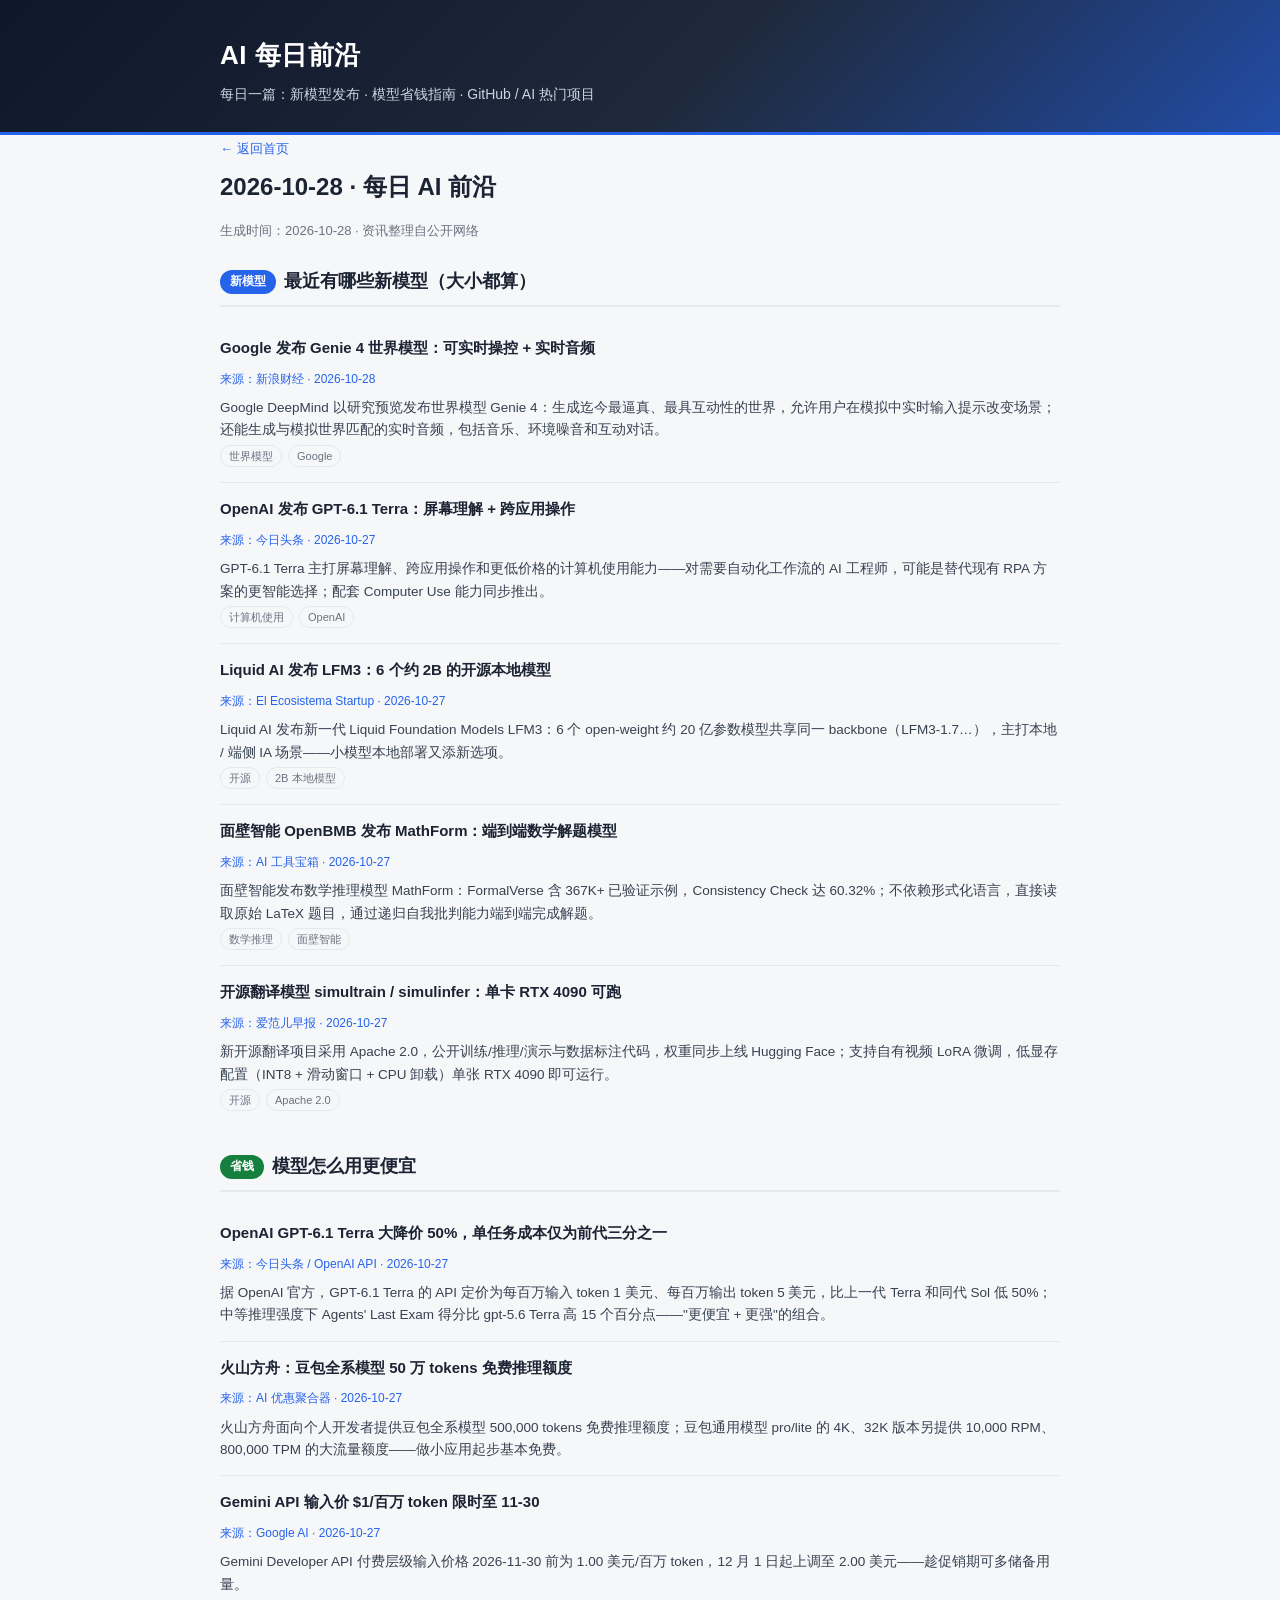
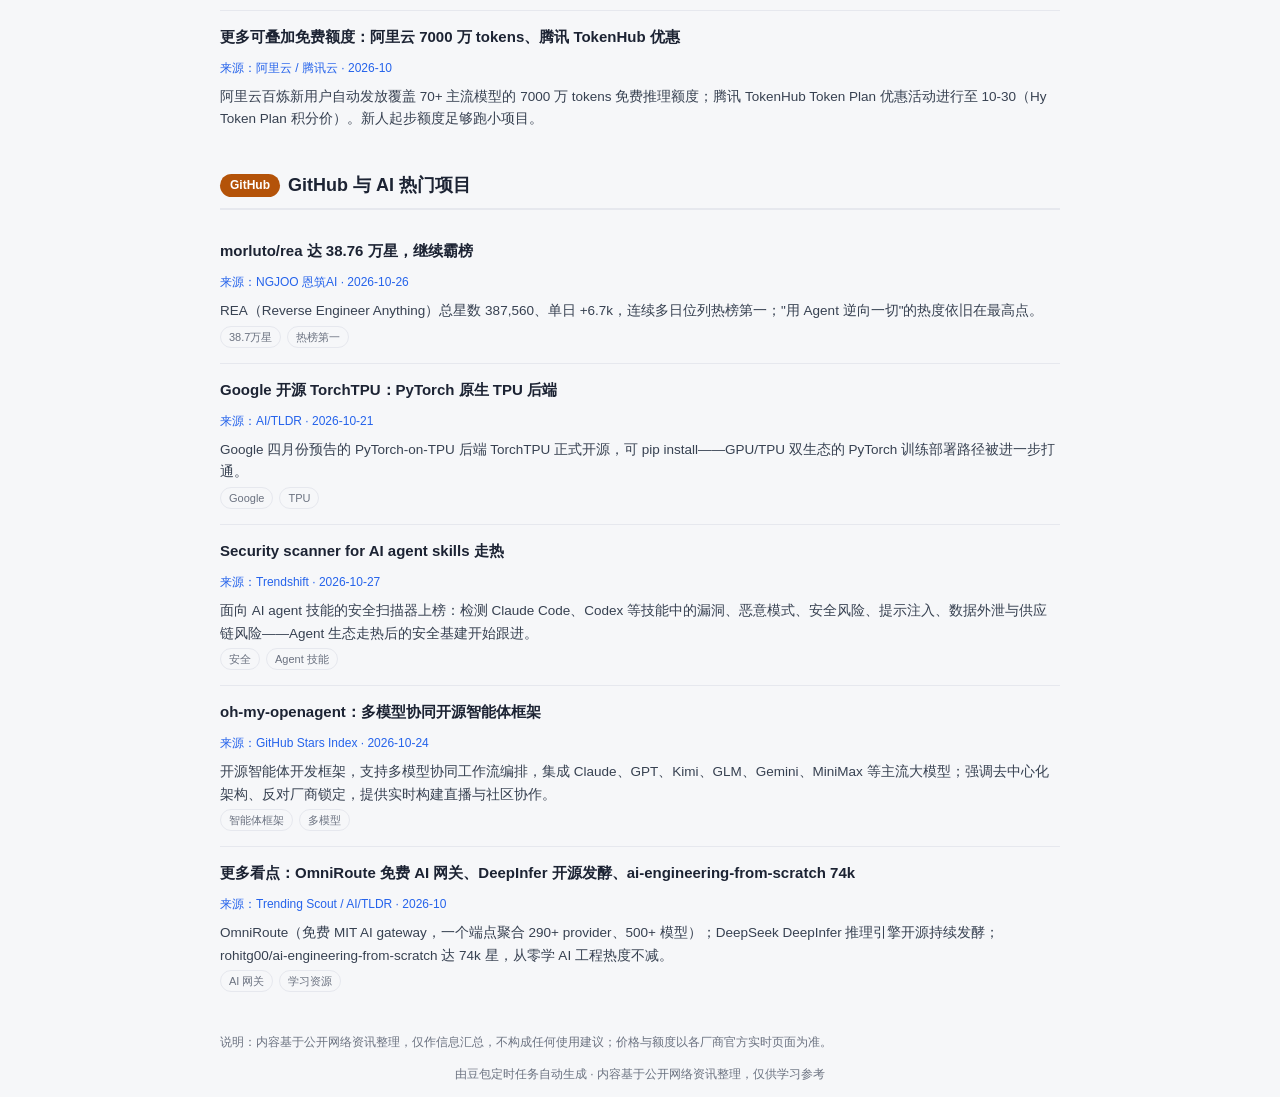
<file: daily/2026-10-28.html>
<!DOCTYPE html>
<html lang="zh-CN">
<head>
<meta charset="UTF-8">
<meta name="viewport" content="width=device-width, initial-scale=1.0">
<title>2026-10-28 · AI 每日前沿</title>
<link rel="stylesheet" href="../assets/style.css">
</head>
<body>
<header class="site">
  <div class="container">
    <h1><a href="../index.html" style="color:#fff;text-decoration:none;">AI 每日前沿</a></h1>
    <p class="sub">每日一篇：新模型发布 · 模型省钱指南 · GitHub / AI 热门项目</p>
  </div>
</header>

<main class="container article">
  <a href="../index.html" style="font-size:13px;color:#2563eb;text-decoration:none;">← 返回首页</a>
  <h1>2026-10-28 · 每日 AI 前沿</h1>
  <p class="meta">生成时间：2026-10-28 · 资讯整理自公开网络</p>

  <!-- 一、新模型 -->
  <section class="block">
    <h2><span class="badge model">新模型</span> 最近有哪些新模型（大小都算）</h2>

    <div class="item">
      <h3><a href="http://m.toutiao.com/group/7701471512540267050/" target="_blank">Google 发布 Genie 4 世界模型：可实时操控 + 实时音频</a></h3>
      <span class="src">来源：新浪财经 · 2026-10-28</span>
      <p>Google DeepMind 以研究预览发布世界模型 Genie 4：生成迄今最逼真、最具互动性的世界，允许用户在模拟中实时输入提示改变场景；还能生成与模拟世界匹配的实时音频，包括音乐、环境噪音和互动对话。</p>
      <span class="tag">世界模型</span><span class="tag">Google</span>
    </div>

    <div class="item">
      <h3><a href="http://m.toutiao.com/group/7701251045124473407/" target="_blank">OpenAI 发布 GPT-6.1 Terra：屏幕理解 + 跨应用操作</a></h3>
      <span class="src">来源：今日头条 · 2026-10-27</span>
      <p>GPT-6.1 Terra 主打屏幕理解、跨应用操作和更低价格的计算机使用能力——对需要自动化工作流的 AI 工程师，可能是替代现有 RPA 方案的更智能选择；配套 Computer Use 能力同步推出。</p>
      <span class="tag">计算机使用</span><span class="tag">OpenAI</span>
    </div>

    <div class="item">
      <h3><a href="https://ecosistemastartup.com/liquid-ai-lanza-lfm3-6-modelos-de-2b-para-ia-local/" target="_blank">Liquid AI 发布 LFM3：6 个约 2B 的开源本地模型</a></h3>
      <span class="src">来源：El Ecosistema Startup · 2026-10-27</span>
      <p>Liquid AI 发布新一代 Liquid Foundation Models LFM3：6 个 open-weight 约 20 亿参数模型共享同一 backbone（LFM3-1.7…），主打本地 / 端侧 IA 场景——小模型本地部署又添新选项。</p>
      <span class="tag">开源</span><span class="tag">2B 本地模型</span>
    </div>

    <div class="item">
      <h3><a href="https://www.aitoollab.cn/news/models/" target="_blank">面壁智能 OpenBMB 发布 MathForm：端到端数学解题模型</a></h3>
      <span class="src">来源：AI 工具宝箱 · 2026-10-27</span>
      <p>面壁智能发布数学推理模型 MathForm：FormalVerse 含 367K+ 已验证示例，Consistency Check 达 60.32%；不依赖形式化语言，直接读取原始 LaTeX 题目，通过递归自我批判能力端到端完成解题。</p>
      <span class="tag">数学推理</span><span class="tag">面壁智能</span>
    </div>

    <div class="item">
      <h3><a href="http://m.toutiao.com/group/7701140128353255999/" target="_blank">开源翻译模型 simultrain / simulinfer：单卡 RTX 4090 可跑</a></h3>
      <span class="src">来源：爱范儿早报 · 2026-10-27</span>
      <p>新开源翻译项目采用 Apache 2.0，公开训练/推理/演示与数据标注代码，权重同步上线 Hugging Face；支持自有视频 LoRA 微调，低显存配置（INT8 + 滑动窗口 + CPU 卸载）单张 RTX 4090 即可运行。</p>
      <span class="tag">开源</span><span class="tag">Apache 2.0</span>
    </div>
  </section>

  <!-- 二、省钱指南 -->
  <section class="block">
    <h2><span class="badge save">省钱</span> 模型怎么用更便宜</h2>

    <div class="item">
      <h3>OpenAI GPT-6.1 Terra 大降价 50%，单任务成本仅为前代三分之一</h3>
      <span class="src">来源：今日头条 / OpenAI API · 2026-10-27</span>
      <p>据 OpenAI 官方，GPT-6.1 Terra 的 API 定价为每百万输入 token 1 美元、每百万输出 token 5 美元，比上一代 Terra 和同代 Sol 低 50%；中等推理强度下 Agents' Last Exam 得分比 gpt-5.6 Terra 高 15 个百分点——"更便宜 + 更强"的组合。</p>
    </div>

    <div class="item">
      <h3>火山方舟：豆包全系模型 50 万 tokens 免费推理额度</h3>
      <span class="src">来源：AI 优惠聚合器 · 2026-10-27</span>
      <p>火山方舟面向个人开发者提供豆包全系模型 500,000 tokens 免费推理额度；豆包通用模型 pro/lite 的 4K、32K 版本另提供 10,000 RPM、800,000 TPM 的大流量额度——做小应用起步基本免费。</p>
    </div>

    <div class="item">
      <h3>Gemini API 输入价 $1/百万 token 限时至 11-30</h3>
      <span class="src">来源：Google AI · 2026-10-27</span>
      <p>Gemini Developer API 付费层级输入价格 2026-11-30 前为 1.00 美元/百万 token，12 月 1 日起上调至 2.00 美元——趁促销期可多储备用量。</p>
    </div>

    <div class="item">
      <h3>更多可叠加免费额度：阿里云 7000 万 tokens、腾讯 TokenHub 优惠</h3>
      <span class="src">来源：阿里云 / 腾讯云 · 2026-10</span>
      <p>阿里云百炼新用户自动发放覆盖 70+ 主流模型的 7000 万 tokens 免费推理额度；腾讯 TokenHub Token Plan 优惠活动进行至 10-30（Hy Token Plan 积分价）。新人起步额度足够跑小项目。</p>
    </div>
  </section>

  <!-- 三、GitHub 热门 -->
  <section class="block">
    <h2><span class="badge repo">GitHub</span> GitHub 与 AI 热门项目</h2>

    <div class="item">
      <h3><a href="https://www.ngjoo.com/trending/" target="_blank">morluto/rea 达 38.76 万星，继续霸榜</a></h3>
      <span class="src">来源：NGJOO 恩筑AI · 2026-10-26</span>
      <p>REA（Reverse Engineer Anything）总星数 387,560、单日 +6.7k，连续多日位列热榜第一；"用 Agent 逆向一切"的热度依旧在最高点。</p>
      <span class="tag">38.7万星</span><span class="tag">热榜第一</span>
    </div>

    <div class="item">
      <h3><a href="https://ai-tldr.dev/releases/repo/" target="_blank">Google 开源 TorchTPU：PyTorch 原生 TPU 后端</a></h3>
      <span class="src">来源：AI/TLDR · 2026-10-21</span>
      <p>Google 四月份预告的 PyTorch-on-TPU 后端 TorchTPU 正式开源，可 pip install——GPU/TPU 双生态的 PyTorch 训练部署路径被进一步打通。</p>
      <span class="tag">Google</span><span class="tag">TPU</span>
    </div>

    <div class="item">
      <h3><a href="https://trendshift.io/" target="_blank">Security scanner for AI agent skills 走热</a></h3>
      <span class="src">来源：Trendshift · 2026-10-27</span>
      <p>面向 AI agent 技能的安全扫描器上榜：检测 Claude Code、Codex 等技能中的漏洞、恶意模式、安全风险、提示注入、数据外泄与供应链风险——Agent 生态走热后的安全基建开始跟进。</p>
      <span class="tag">安全</span><span class="tag">Agent 技能</span>
    </div>

    <div class="item">
      <h3><a href="https://stars.iblogc.com/" target="_blank">oh-my-openagent：多模型协同开源智能体框架</a></h3>
      <span class="src">来源：GitHub Stars Index · 2026-10-24</span>
      <p>开源智能体开发框架，支持多模型协同工作流编排，集成 Claude、GPT、Kimi、GLM、Gemini、MiniMax 等主流大模型；强调去中心化架构、反对厂商锁定，提供实时构建直播与社区协作。</p>
      <span class="tag">智能体框架</span><span class="tag">多模型</span>
    </div>

    <div class="item">
      <h3><a href="https://avinashsangle.com/projects/trending-scout" target="_blank">更多看点：OmniRoute 免费 AI 网关、DeepInfer 开源发酵、ai-engineering-from-scratch 74k</a></h3>
      <span class="src">来源：Trending Scout / AI/TLDR · 2026-10</span>
      <p>OmniRoute（免费 MIT AI gateway，一个端点聚合 290+ provider、500+ 模型）；DeepSeek DeepInfer 推理引擎开源持续发酵；rohitg00/ai-engineering-from-scratch 达 74k 星，从零学 AI 工程热度不减。</p>
      <span class="tag">AI 网关</span><span class="tag">学习资源</span>
    </div>
  </section>

  <p style="font-size:12px;color:#6b7280;margin-top:26px;">说明：内容基于公开网络资讯整理，仅作信息汇总，不构成任何使用建议；价格与额度以各厂商官方实时页面为准。</p>
</main>

<footer class="container">
  <p>由豆包定时任务自动生成 · 内容基于公开网络资讯整理，仅供学习参考</p>
</footer>
</body>
</html>
</file>
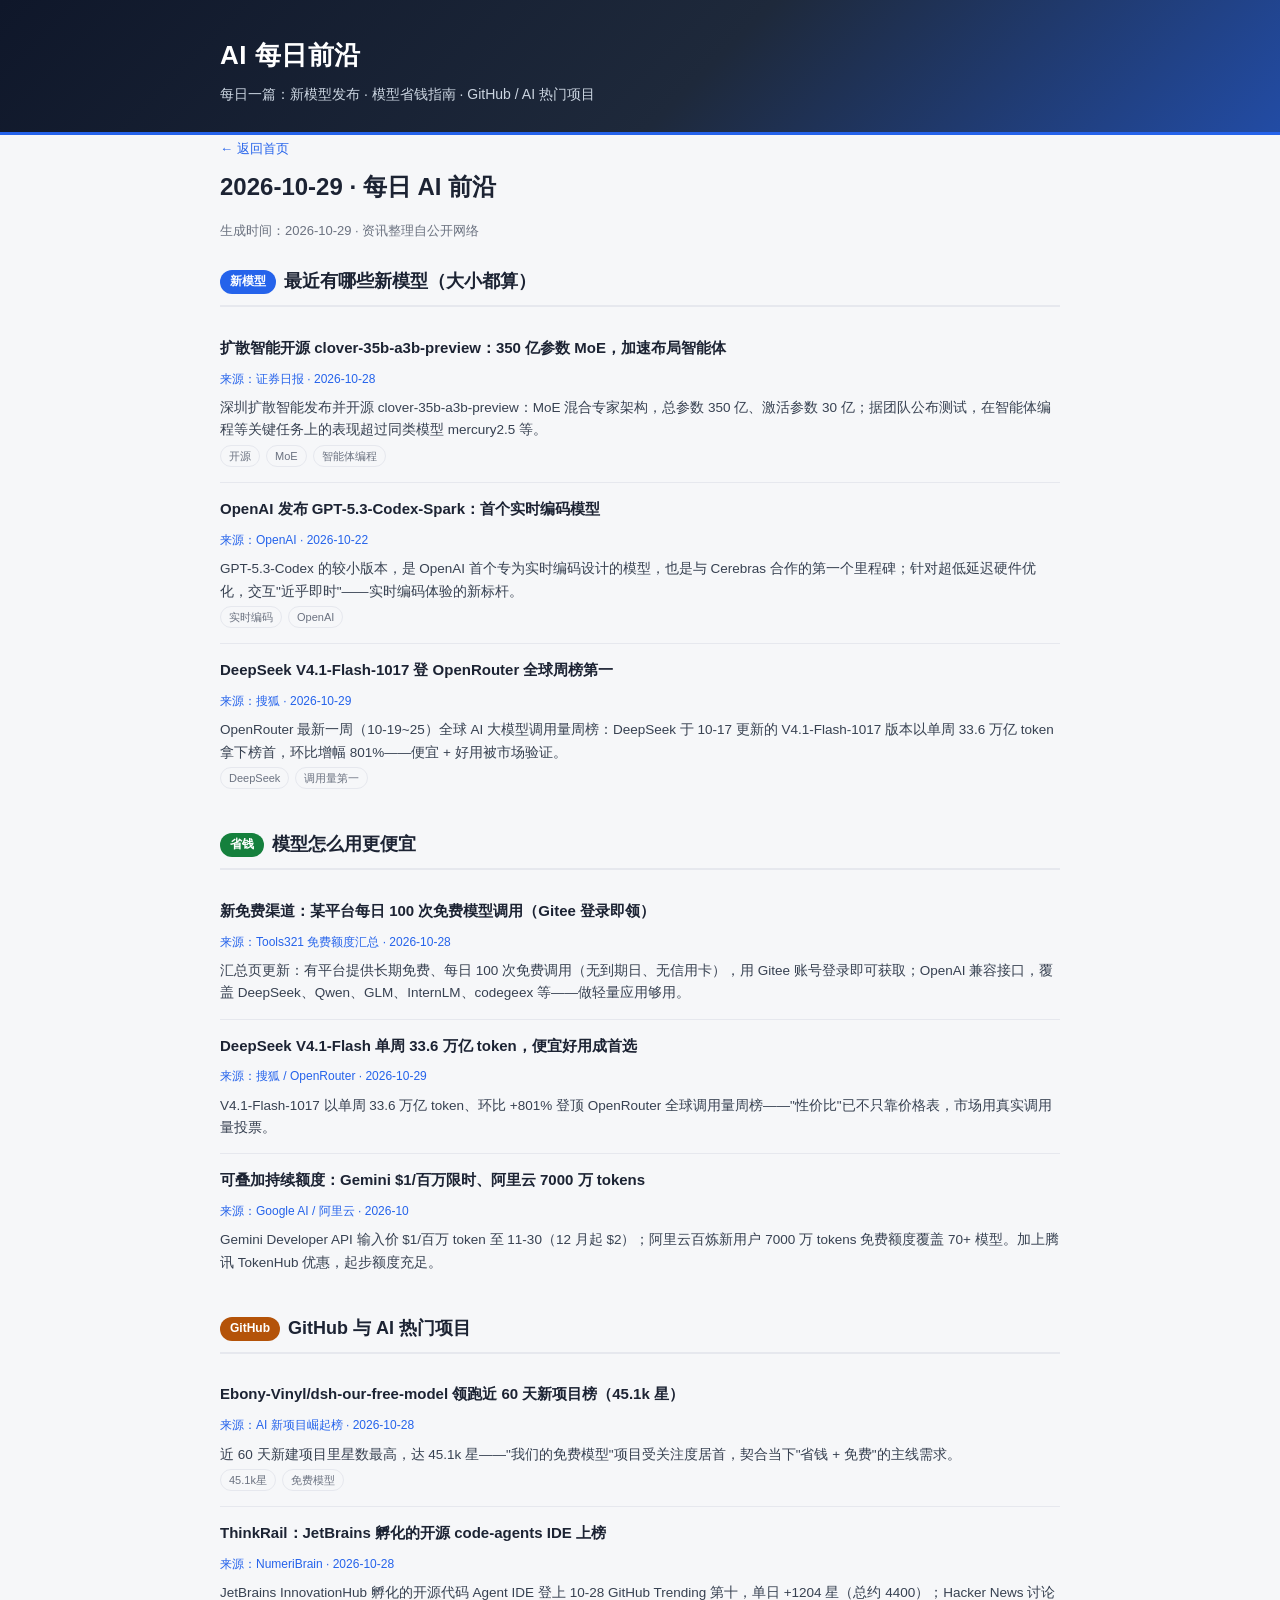
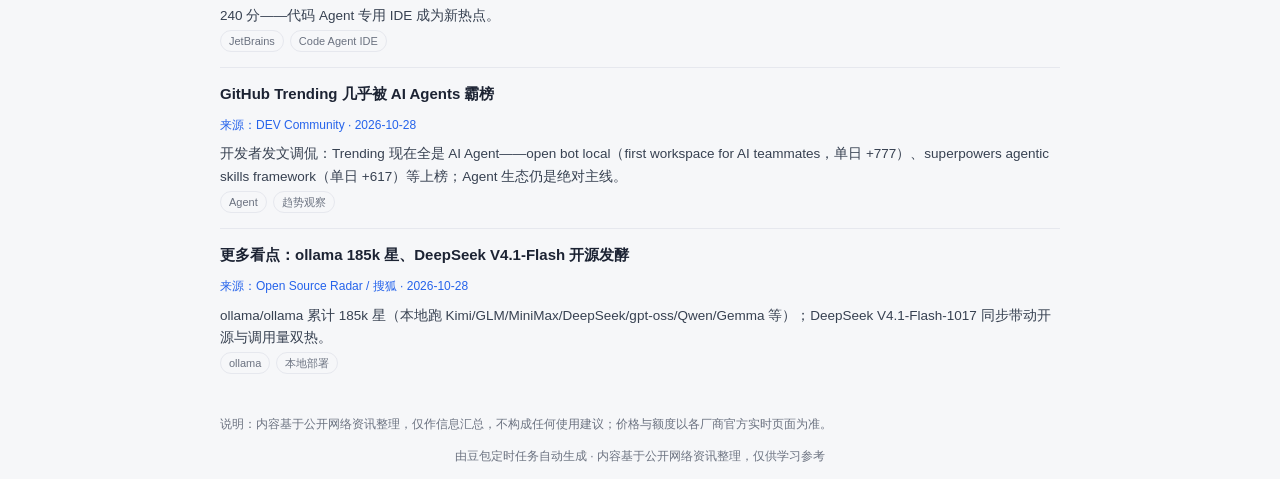
<file: daily/2026-10-29.html>
<!DOCTYPE html>
<html lang="zh-CN">
<head>
<meta charset="UTF-8">
<meta name="viewport" content="width=device-width, initial-scale=1.0">
<title>2026-10-29 · AI 每日前沿</title>
<link rel="stylesheet" href="../assets/style.css">
</head>
<body>
<header class="site">
  <div class="container">
    <h1><a href="../index.html" style="color:#fff;text-decoration:none;">AI 每日前沿</a></h1>
    <p class="sub">每日一篇：新模型发布 · 模型省钱指南 · GitHub / AI 热门项目</p>
  </div>
</header>

<main class="container article">
  <a href="../index.html" style="font-size:13px;color:#2563eb;text-decoration:none;">← 返回首页</a>
  <h1>2026-10-29 · 每日 AI 前沿</h1>
  <p class="meta">生成时间：2026-10-29 · 资讯整理自公开网络</p>

  <!-- 一、新模型 -->
  <section class="block">
    <h2><span class="badge model">新模型</span> 最近有哪些新模型（大小都算）</h2>

    <div class="item">
      <h3><a href="http://m.toutiao.com/group/7701678821396759075/" target="_blank">扩散智能开源 clover-35b-a3b-preview：350 亿参数 MoE，加速布局智能体</a></h3>
      <span class="src">来源：证券日报 · 2026-10-28</span>
      <p>深圳扩散智能发布并开源 clover-35b-a3b-preview：MoE 混合专家架构，总参数 350 亿、激活参数 30 亿；据团队公布测试，在智能体编程等关键任务上的表现超过同类模型 mercury2.5 等。</p>
      <span class="tag">开源</span><span class="tag">MoE</span><span class="tag">智能体编程</span>
    </div>

    <div class="item">
      <h3><a href="https://openai.com" target="_blank">OpenAI 发布 GPT-5.3-Codex-Spark：首个实时编码模型</a></h3>
      <span class="src">来源：OpenAI · 2026-10-22</span>
      <p>GPT-5.3-Codex 的较小版本，是 OpenAI 首个专为实时编码设计的模型，也是与 Cerebras 合作的第一个里程碑；针对超低延迟硬件优化，交互"近乎即时"——实时编码体验的新标杆。</p>
      <span class="tag">实时编码</span><span class="tag">OpenAI</span>
    </div>

    <div class="item">
      <h3><a href="https://m.sohu.com/a/1094155622_121627717/" target="_blank">DeepSeek V4.1-Flash-1017 登 OpenRouter 全球周榜第一</a></h3>
      <span class="src">来源：搜狐 · 2026-10-29</span>
      <p>OpenRouter 最新一周（10-19~25）全球 AI 大模型调用量周榜：DeepSeek 于 10-17 更新的 V4.1-Flash-1017 版本以单周 33.6 万亿 token 拿下榜首，环比增幅 801%——便宜 + 好用被市场验证。</p>
      <span class="tag">DeepSeek</span><span class="tag">调用量第一</span>
    </div>
  </section>

  <!-- 二、省钱指南 -->
  <section class="block">
    <h2><span class="badge save">省钱</span> 模型怎么用更便宜</h2>

    <div class="item">
      <h3>新免费渠道：某平台每日 100 次免费模型调用（Gitee 登录即领）</h3>
      <span class="src">来源：Tools321 免费额度汇总 · 2026-10-28</span>
      <p>汇总页更新：有平台提供长期免费、每日 100 次免费调用（无到期日、无信用卡），用 Gitee 账号登录即可获取；OpenAI 兼容接口，覆盖 DeepSeek、Qwen、GLM、InternLM、codegeex 等——做轻量应用够用。</p>
    </div>

    <div class="item">
      <h3>DeepSeek V4.1-Flash 单周 33.6 万亿 token，便宜好用成首选</h3>
      <span class="src">来源：搜狐 / OpenRouter · 2026-10-29</span>
      <p>V4.1-Flash-1017 以单周 33.6 万亿 token、环比 +801% 登顶 OpenRouter 全球调用量周榜——"性价比"已不只靠价格表，市场用真实调用量投票。</p>
    </div>

    <div class="item">
      <h3>可叠加持续额度：Gemini $1/百万限时、阿里云 7000 万 tokens</h3>
      <span class="src">来源：Google AI / 阿里云 · 2026-10</span>
      <p>Gemini Developer API 输入价 $1/百万 token 至 11-30（12 月起 $2）；阿里云百炼新用户 7000 万 tokens 免费额度覆盖 70+ 模型。加上腾讯 TokenHub 优惠，起步额度充足。</p>
    </div>
  </section>

  <!-- 三、GitHub 热门 -->
  <section class="block">
    <h2><span class="badge repo">GitHub</span> GitHub 与 AI 热门项目</h2>

    <div class="item">
      <h3><a href="https://mmlong818.github.io/ai-trending/" target="_blank">Ebony-Vinyl/dsh-our-free-model 领跑近 60 天新项目榜（45.1k 星）</a></h3>
      <span class="src">来源：AI 新项目崛起榜 · 2026-10-28</span>
      <p>近 60 天新建项目里星数最高，达 45.1k 星——"我们的免费模型"项目受关注度居首，契合当下"省钱 + 免费"的主线需求。</p>
      <span class="tag">45.1k星</span><span class="tag">免费模型</span>
    </div>

    <div class="item">
      <h3><a href="https://numeribrain.com/posts/thinkrail-ide-agents-jetbrains" target="_blank">ThinkRail：JetBrains 孵化的开源 code-agents IDE 上榜</a></h3>
      <span class="src">来源：NumeriBrain · 2026-10-28</span>
      <p>JetBrains InnovationHub 孵化的开源代码 Agent IDE 登上 10-28 GitHub Trending 第十，单日 +1204 星（总约 4400）；Hacker News 讨论 240 分——代码 Agent 专用 IDE 成为新热点。</p>
      <span class="tag">JetBrains</span><span class="tag">Code Agent IDE</span>
    </div>

    <div class="item">
      <h3><a href="https://dev.to/its_mike_alex/is-github-trending-just-ai-agents-now-2i8a" target="_blank">GitHub Trending 几乎被 AI Agents 霸榜</a></h3>
      <span class="src">来源：DEV Community · 2026-10-28</span>
      <p>开发者发文调侃：Trending 现在全是 AI Agent——open bot local（first workspace for AI teammates，单日 +777）、superpowers agentic skills framework（单日 +617）等上榜；Agent 生态仍是绝对主线。</p>
      <span class="tag">Agent</span><span class="tag">趋势观察</span>
    </div>

    <div class="item">
      <h3><a href="https://vqv.me/open-source/" target="_blank">更多看点：ollama 185k 星、DeepSeek V4.1-Flash 开源发酵</a></h3>
      <span class="src">来源：Open Source Radar / 搜狐 · 2026-10-28</span>
      <p>ollama/ollama 累计 185k 星（本地跑 Kimi/GLM/MiniMax/DeepSeek/gpt-oss/Qwen/Gemma 等）；DeepSeek V4.1-Flash-1017 同步带动开源与调用量双热。</p>
      <span class="tag">ollama</span><span class="tag">本地部署</span>
    </div>
  </section>

  <p style="font-size:12px;color:#6b7280;margin-top:26px;">说明：内容基于公开网络资讯整理，仅作信息汇总，不构成任何使用建议；价格与额度以各厂商官方实时页面为准。</p>
</main>

<footer class="container">
  <p>由豆包定时任务自动生成 · 内容基于公开网络资讯整理，仅供学习参考</p>
</footer>
</body>
</html>
</file>
<file: assets/style.css>
:root {
  --bg: #f6f7f9;
  --card: #ffffff;
  --text: #1c2333;
  --muted: #6b7280;
  --line: #e6e8ee;
  --accent: #2563eb;
  --accent-soft: #eff4ff;
  --green: #15803d;
  --green-soft: #ecfdf3;
  --orange: #b45309;
  --orange-soft: #fff7ed;
  --pink: #be185d;
  --pink-soft: #fdf2f8;
  --radius: 14px;
  --shadow: 0 1px 3px rgba(16,24,40,.06), 0 1px 2px rgba(16,24,40,.04);
}

* { box-sizing: border-box; }

body {
  margin: 0;
  font-family: -apple-system, BlinkMacSystemFont, "Segoe UI", "PingFang SC", "Hiragino Sans GB", "Microsoft YaHei", sans-serif;
  background: var(--bg);
  color: var(--text);
  line-height: 1.65;
}

.container { max-width: 880px; margin: 0 auto; padding: 0 20px; }

header.site {
  background: linear-gradient(135deg, #0f172a 0%, #1e293b 55%, #2563eb 130%);
  color: #fff;
  padding: 34px 0 26px;
  border-bottom: 3px solid var(--accent);
}
header.site h1 { margin: 0 0 6px; font-size: 26px; letter-spacing: .5px; }
header.site p.sub { margin: 0; color: #cbd5e1; font-size: 14px; }

nav.cats { display: flex; gap: 8px; flex-wrap: wrap; margin-top: 16px; }
nav.cats a {
  color: #fff;
  text-decoration: none;
  font-size: 13px;
  padding: 5px 12px;
  border: 1px solid rgba(255,255,255,.25);
  border-radius: 999px;
  background: rgba(255,255,255,.06);
}
nav.cats a:hover { background: rgba(255,255,255,.16); }

main { padding: 24px 0 60px; }

.card {
  background: var(--card);
  border: 1px solid var(--line);
  border-radius: var(--radius);
  box-shadow: var(--shadow);
  padding: 20px 22px;
  margin-bottom: 16px;
}

.card h2 { margin: 0 0 4px; font-size: 17px; }
.card .date { color: var(--muted); font-size: 13px; }
.card p.desc { margin: 10px 0 0; color: #374151; font-size: 14px; }
.card a.more { display: inline-block; margin-top: 10px; font-size: 13px; color: var(--accent); text-decoration: none; }
.card a.more:hover { text-decoration: underline; }

.daily-link { display: flex; justify-content: space-between; align-items: baseline; padding: 13px 4px; border-bottom: 1px solid var(--line); text-decoration: none; color: inherit; }
.daily-link:last-child { border-bottom: none; }
.daily-link .d { font-size: 14px; color: var(--accent); font-weight: 600; }
.daily-link .t { font-size: 13px; color: var(--muted); }
.daily-link:hover .t { color: var(--accent); }

/* 日报页 */
.article h1 { font-size: 24px; margin: 6px 0 2px; }
.article .meta { color: var(--muted); font-size: 13px; margin-bottom: 22px; }

.block { margin: 26px 0; }
.block h2 {
  font-size: 18px;
  display: flex; align-items: center; gap: 8px;
  padding-bottom: 8px; border-bottom: 2px solid var(--line);
}
.badge { display: inline-block; font-size: 12px; padding: 2px 10px; border-radius: 999px; color: #fff; }
.badge.model { background: var(--accent); }
.badge.save { background: var(--green); }
.badge.repo { background: var(--orange); }

.item { padding: 14px 0; border-bottom: 1px solid var(--line); }
.item:last-child { border-bottom: none; }
.item h3 { margin: 0 0 4px; font-size: 15px; }
.item h3 a { color: var(--text); text-decoration: none; }
.item h3 a:hover { color: var(--accent); }
.item .src { font-size: 12px; color: var(--accent); }
.item p { margin: 6px 0 0; font-size: 13.5px; color: #374151; }

.tag { display: inline-block; font-size: 11px; color: var(--muted); border: 1px solid var(--line); border-radius: 999px; padding: 1px 8px; margin-right: 6px; }

ul.tips { margin: 8px 0 0; padding-left: 20px; }
ul.tips li { font-size: 13.5px; color: #374151; margin: 4px 0; }

footer { text-align: center; color: var(--muted); font-size: 12px; padding: 20px 0 40px; }

@media (max-width: 600px) {
  header.site h1 { font-size: 22px; }
  .card { padding: 16px; }
}
</file>
